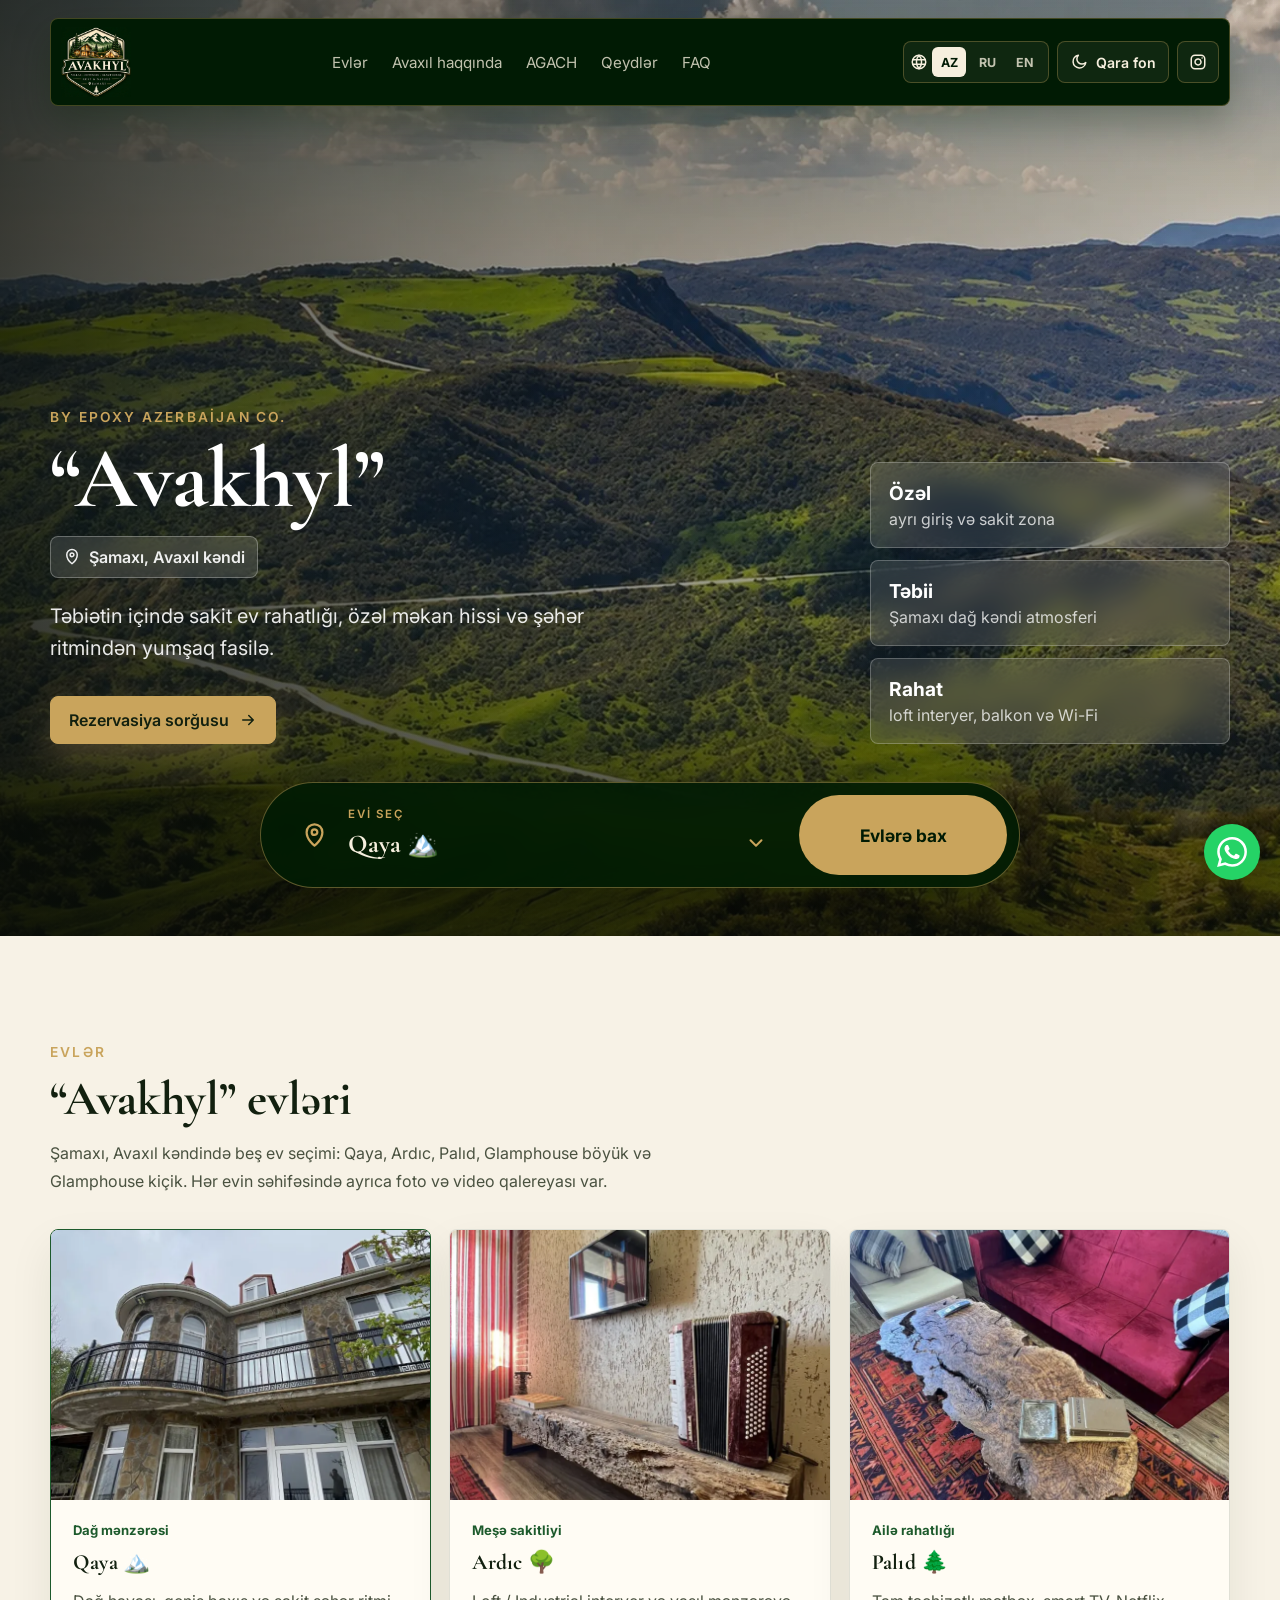
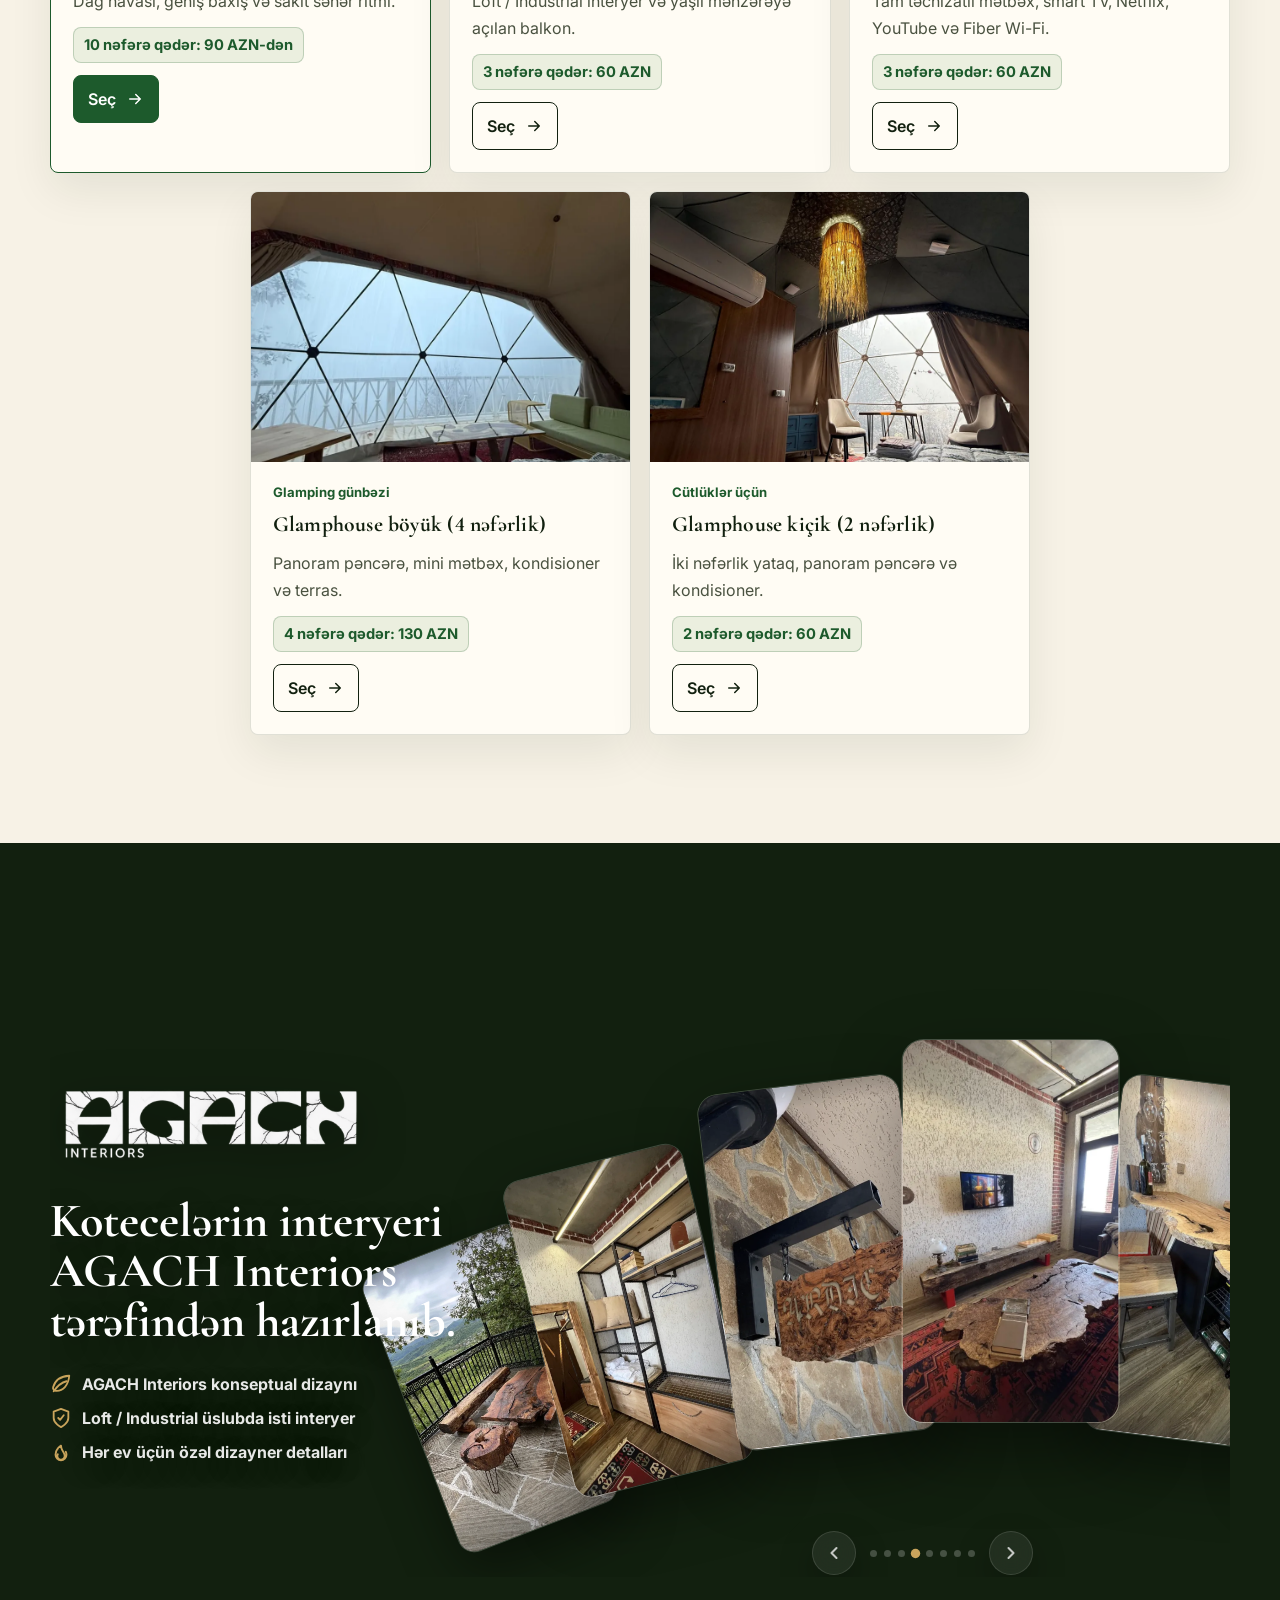
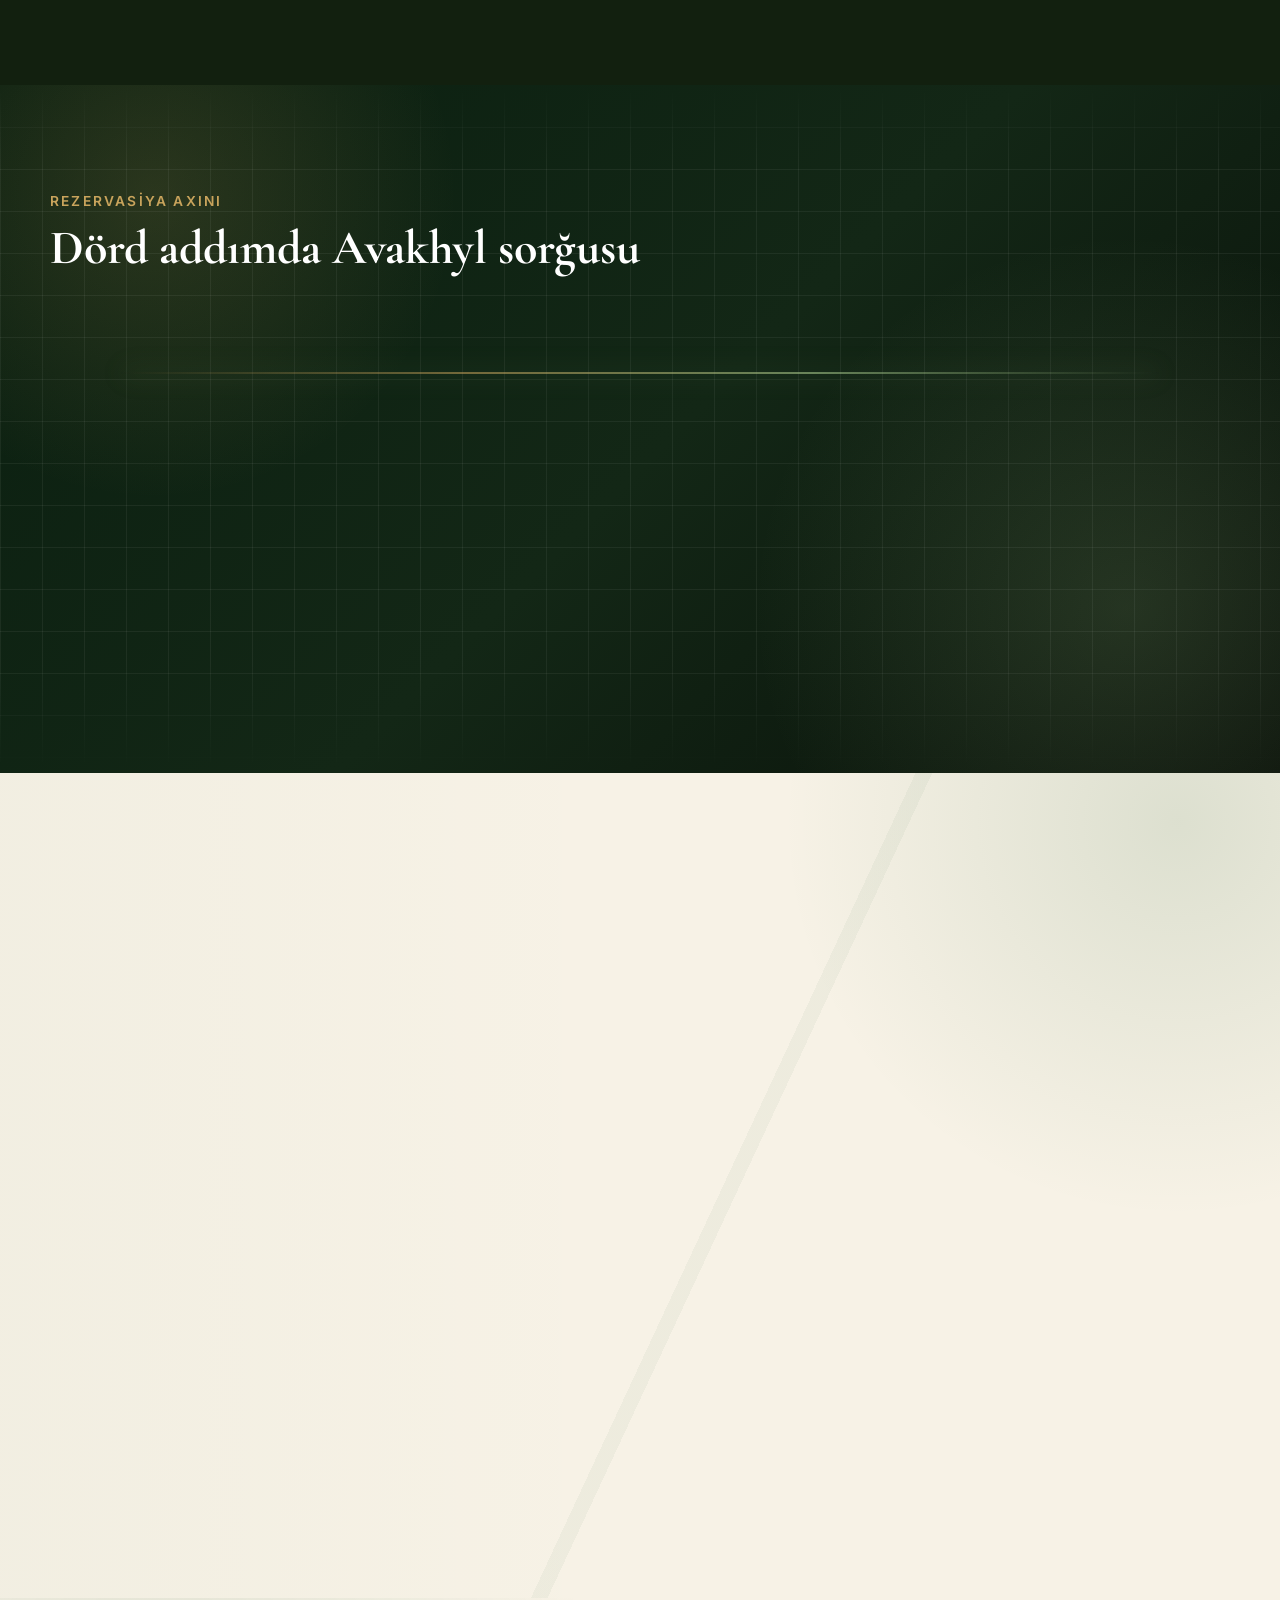
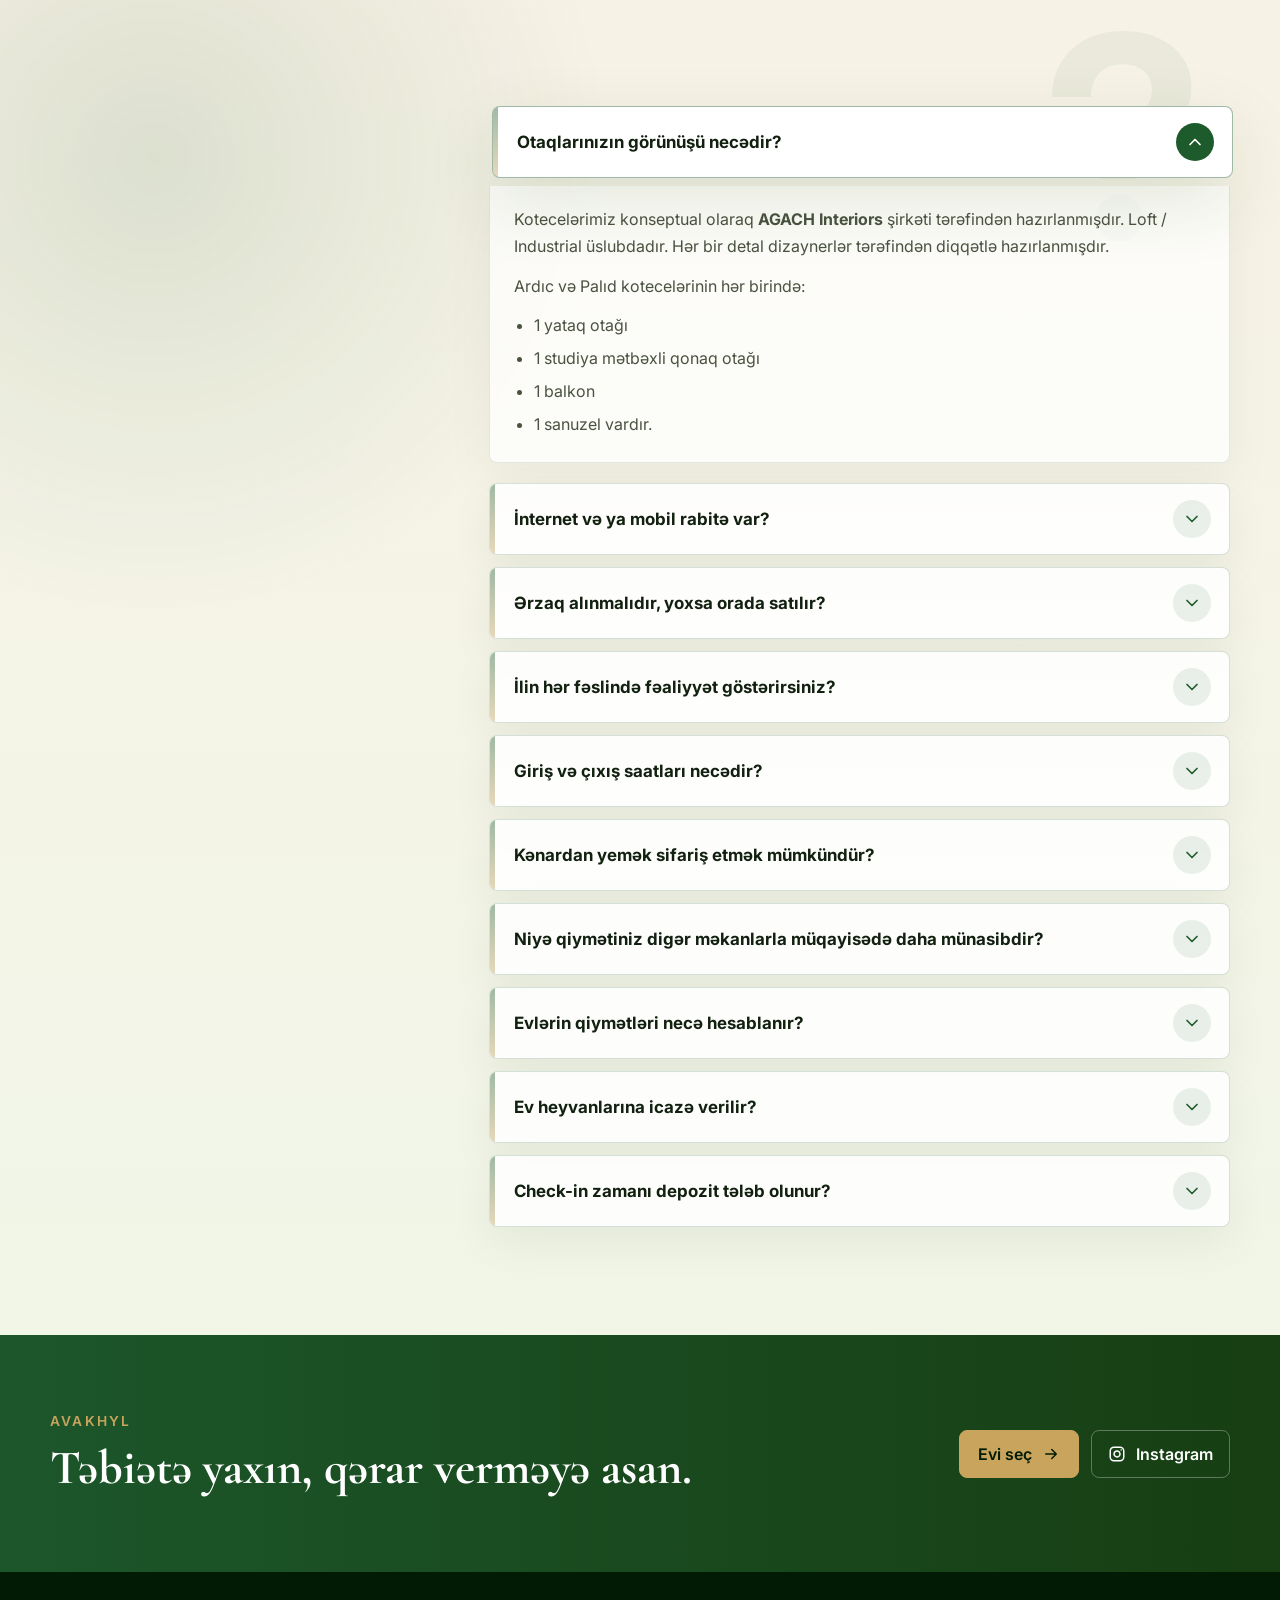
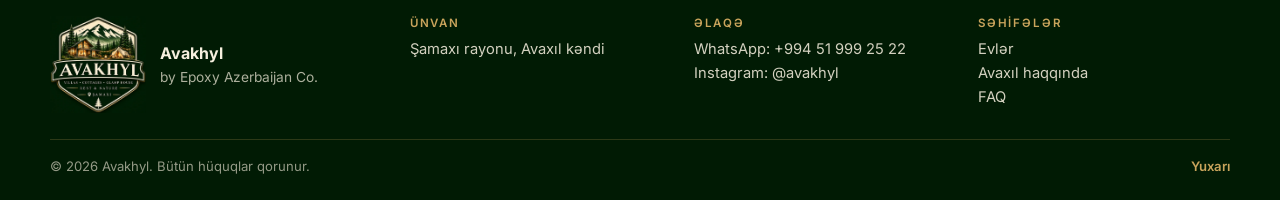
<file: index.html>
<!DOCTYPE html>
<html lang="az" data-theme="light">
  <head>
    <meta charset="UTF-8" />
    <meta name="viewport" content="width=device-width, initial-scale=1.0" />
    <title>Avakhyl | Təbiətin içində ev rahatlığı</title>
    <meta
      name="description"
      content="Avakhyl təbiətin içində sakit, özəl və rahat ev istirahəti üçün rezervasiya sorğusu."
    />
    <link rel="icon" type="image/png" sizes="32x32" href="assets/favicon-32.png" />
    <link rel="apple-touch-icon" href="assets/favicon-180.png" />
    <link rel="preconnect" href="https://fonts.googleapis.com" />
    <link rel="preconnect" href="https://fonts.gstatic.com" crossorigin />
    <link rel="stylesheet" href="https://fonts.googleapis.com/css2?family=Cormorant+Garamond:wght@600;700&family=Inter:wght@400;500;600;700&display=swap" />
    <link rel="stylesheet" href="styles.css?v=20261120-20" />
  </head>
  <body>
    <svg class="sprite" xmlns="http://www.w3.org/2000/svg">
      <symbol id="icon-menu" viewBox="0 0 24 24">
        <path d="M4 7h16M4 12h16M4 17h16" />
      </symbol>
      <symbol id="icon-close" viewBox="0 0 24 24">
        <path d="m6 6 12 12M18 6 6 18" />
      </symbol>
      <symbol id="icon-map" viewBox="0 0 24 24">
        <path d="M12 21s7-5.2 7-12A7 7 0 0 0 5 9c0 6.8 7 12 7 12Z" />
        <path d="M12 11.5a2.5 2.5 0 1 0 0-5 2.5 2.5 0 0 0 0 5Z" />
      </symbol>
      <symbol id="icon-users" viewBox="0 0 24 24">
        <path d="M16 21v-2a4 4 0 0 0-4-4H7a4 4 0 0 0-4 4v2M9.5 11a4 4 0 1 0 0-8 4 4 0 0 0 0 8ZM22 21v-2a4 4 0 0 0-3-3.87M16 3.13a4 4 0 0 1 0 7.75" />
      </symbol>
      <symbol id="icon-arrow" viewBox="0 0 24 24">
        <path d="M5 12h14M13 6l6 6-6 6" />
      </symbol>
      <symbol id="icon-leaf" viewBox="0 0 24 24">
        <path d="M21 3c-9.2.4-15.4 4.9-17.6 12.6-.5 1.8.8 3.6 2.7 3.8C14.2 20.2 20.1 13.3 21 3Z" />
        <path d="M4 20c4.5-6.5 9.1-9.8 14-11" />
      </symbol>
      <symbol id="icon-shield" viewBox="0 0 24 24">
        <path d="M12 22s8-4 8-10V5l-8-3-8 3v7c0 6 8 10 8 10Z" />
        <path d="m9 12 2 2 4-5" />
      </symbol>
      <symbol id="icon-fire" viewBox="0 0 24 24">
        <path d="M8.5 14.5A4 4 0 1 0 16 16c0-4-4-5.5-4-11-3 2-6 5-6 10a6 6 0 0 0 12 0c0-1.2-.3-2.4-.8-3.3" />
      </symbol>
      <symbol id="icon-wifi" viewBox="0 0 24 24">
        <path d="M5 12.5a10.5 10.5 0 0 1 14 0M8.5 16a5.5 5.5 0 0 1 7 0M12 20h.01M2 9a15 15 0 0 1 20 0" />
      </symbol>
      <symbol id="icon-car" viewBox="0 0 24 24">
        <path d="M5 17h14M7 17v2M17 17v2M4 13l2-6h12l2 6v4H4v-4ZM7 13h.01M17 13h.01" />
      </symbol>
      <symbol id="icon-chevron" viewBox="0 0 24 24">
        <path d="m6 9 6 6 6-6" />
      </symbol>
      <symbol id="icon-globe" viewBox="0 0 24 24">
        <path d="M12 21a9 9 0 1 0 0-18 9 9 0 0 0 0 18Z" />
        <path d="M3.6 9h16.8M3.6 15h16.8M12 3c2.2 2.3 3.4 5.4 3.4 9S14.2 18.7 12 21c-2.2-2.3-3.4-5.4-3.4-9S9.8 5.3 12 3Z" />
      </symbol>
      <symbol id="icon-moon" viewBox="0 0 24 24">
        <path d="M21 12.8A8.5 8.5 0 1 1 11.2 3a6.8 6.8 0 0 0 9.8 9.8Z" />
      </symbol>
      <symbol id="icon-sun" viewBox="0 0 24 24">
        <path d="M12 18a6 6 0 1 0 0-12 6 6 0 0 0 0 12ZM12 2v2M12 20v2M4.93 4.93l1.41 1.41M17.66 17.66l1.41 1.41M2 12h2M20 12h2M4.93 19.07l1.41-1.41M17.66 6.34l1.41-1.41" />
      </symbol>
      <symbol id="icon-instagram" viewBox="0 0 24 24">
        <rect x="3" y="3" width="18" height="18" rx="5" />
        <path d="M16 11.37A4 4 0 1 1 12.63 8 4 4 0 0 1 16 11.37Z" />
        <path d="M17.5 6.5h.01" />
      </symbol>
    </svg>

    <header class="site-header" data-header>
      <a class="brand" href="#home" aria-label="Avakhyl əsas səhifə" data-i18n-aria="aria.home">
        <img
          src="assets/avakhyl-logo.webp"
          alt="Avakhyl"
          data-brand-logo
          data-logo-light="assets/avakhyl-logo.webp"
          data-logo-dark="assets/avakhyl-logo.webp"
        />
      </a>

      <nav class="desktop-nav" aria-label="Əsas naviqasiya" data-i18n-aria="aria.nav">
        <a href="#homes" data-i18n="nav.homes">Kotec</a>
        <a data-carry-params="avaxil.html" href="avaxil.html" data-i18n="nav.avaxil">Avaxıl haqqında</a>
        <a href="#agach" data-i18n="nav.experience">AGACH</a>
        <a href="#notes" data-i18n="nav.notes">Qeydlər</a>
        <a href="#faq" data-i18n="nav.faq">FAQ</a>
      </nav>

      <div class="header-actions">
        <div class="lang-switcher" aria-label="Dil seçimi" data-i18n-aria="aria.language">
          <svg><use href="#icon-globe" /></svg>
          <button type="button" data-lang="az" aria-pressed="true">AZ</button>
          <button type="button" data-lang="ru" aria-pressed="false">RU</button>
          <button type="button" data-lang="en" aria-pressed="false">EN</button>
        </div>
        <button class="theme-toggle" type="button" data-theme-toggle aria-label="Qara fon">
          <svg data-theme-icon><use href="#icon-moon" /></svg>
          <span data-theme-label>Qara fon</span>
        </button>
        <a
          class="icon-button instagram-button"
          href="https://www.instagram.com/avakhyl/"
          target="_blank"
          rel="noopener"
          aria-label="Avakhyl Instagram"
        >
          <svg><use href="#icon-instagram" /></svg>
        </a>
        <button class="menu-button" type="button" aria-label="Menyunu aç" data-i18n-aria="aria.openMenu" data-menu-open>
          <svg><use href="#icon-menu" /></svg>
        </button>
      </div>
    </header>

    <div class="mobile-menu" data-mobile-menu aria-hidden="true">
      <div class="mobile-menu-inner">
        <button class="icon-button mobile-close" type="button" aria-label="Menyunu bağla" data-i18n-aria="aria.closeMenu" data-menu-close>
          <svg><use href="#icon-close" /></svg>
        </button>
        <a href="#homes" data-i18n="nav.homes">Kotec</a>
        <a data-carry-params="avaxil.html" href="avaxil.html" data-i18n="nav.avaxil">Avaxıl haqqında</a>
        <a href="#agach" data-i18n="nav.experience">AGACH</a>
        <a href="#notes" data-i18n="nav.notes">Qeydlər</a>
        <a href="#faq" data-i18n="nav.faq">FAQ</a>
        <div class="mobile-controls">
          <div class="lang-switcher">
            <svg><use href="#icon-globe" /></svg>
            <button type="button" data-lang="az" aria-pressed="true">AZ</button>
            <button type="button" data-lang="ru" aria-pressed="false">RU</button>
            <button type="button" data-lang="en" aria-pressed="false">EN</button>
          </div>
          <button class="theme-toggle" type="button" data-theme-toggle aria-label="Qara fon">
            <svg data-theme-icon><use href="#icon-moon" /></svg>
            <span data-theme-label>Qara fon</span>
          </button>
        </div>
        <a class="mobile-cta" href="#booking" data-i18n="action.request">Sorğu göndər</a>
        <a class="mobile-instagram" href="https://www.instagram.com/avakhyl/" target="_blank" rel="noopener">
          <svg><use href="#icon-instagram" /></svg>
          <span data-i18n="action.instagram">Instagram</span>
        </a>
      </div>
    </div>

    <main id="home">
      <section class="hero">
        <img class="hero-image" src="assets/avakhyl-hero-landscape.webp" srcset="assets/avakhyl-hero-landscape-s.webp 900w, assets/avakhyl-hero-landscape.webp 1536w" sizes="100vw" fetchpriority="high" alt="Avaxıl kəndinin dağ mənzərəsi" data-i18n-alt="alt.hero" />
        <div class="hero-overlay"></div>
        <div class="container hero-content">
          <div class="hero-copy reveal">
            <p class="eyebrow" data-i18n="brand.by">by Epoxy Azerbaijan Co.</p>
            <h1>“Avakhyl”</h1>
            <p class="location-pill">
              <svg><use href="#icon-map" /></svg>
              <span data-i18n="hero.location">Şamaxı, Avaxıl kəndi</span>
            </p>
            <p class="hero-lead" data-i18n="hero.lead">
              Təbiətin içində sakit ev rahatlığı, özəl məkan hissi və şəhər ritmindən yumşaq fasilə.
            </p>
            <div class="hero-actions">
              <a class="primary-button" href="#booking">
                <span data-i18n="action.booking">Rezervasiya sorğusu</span>
                <svg><use href="#icon-arrow" /></svg>
              </a>
            </div>
          </div>

          <div class="hero-notes reveal" aria-label="Avakhyl əsas üstünlükləri" data-i18n-aria="aria.benefits">
            <div>
              <strong data-i18n="note.private.title">Özəl</strong>
              <span data-i18n="note.private.text">ayrı giriş və sakit zona</span>
            </div>
            <div>
              <strong data-i18n="note.natural.title">Təbii</strong>
              <span data-i18n="note.natural.text">Şamaxı dağ kəndi atmosferi</span>
            </div>
            <div>
              <strong data-i18n="note.comfort.title">Rahat</strong>
              <span data-i18n="note.comfort.text">loft interyer, balkon və Wi-Fi</span>
            </div>
          </div>
        </div>

        <form class="booking-panel search-panel reveal" id="booking" data-booking-form>
          <label class="booking-field home-select-field">
            <span class="booking-choice">
              <svg><use href="#icon-map" /></svg>
              <span class="search-select">
                <small data-i18n="aria.homeSelect">Evi seç</small>
                <select name="home" data-home-select aria-label="Evi seç" data-i18n-aria="aria.homeSelect">
                <option value="qaya" data-house-option>Qaya 🏔️</option>
                <option value="ardic" data-house-option>Ardıc 🌳</option>
                <option value="palid" data-house-option>Palıd 🌲</option>
                <option value="glamp4" data-house-option>Glamphouse böyük (4 nəfərlik)</option>
                <option value="glamp2" data-house-option>Glamphouse kiçik (2 nəfərlik)</option>
                </select>
              </span>
            </span>
          </label>

          <button class="booking-submit" type="submit">
            <span data-i18n="action.prepare">Evlərə bax</span>
          </button>
        </form>
      </section>

      <section class="section homes-section" id="homes">
        <div class="container">
          <div class="section-heading reveal">
            <p class="eyebrow" data-i18n="homes.eyebrow">Evlər</p>
            <h2 data-i18n="homes.title">“Avakhyl” evləri</h2>
            <p data-i18n="homes.text">
              Şamaxı, Avaxıl kəndində beş ev seçimi: Qaya, Ardıc, Palıd, Glamphouse böyük və Glamphouse kiçik. Hər evin səhifəsində ayrıca foto və video qalereyası var.</p>
          </div>

          <div class="home-grid">
            <article class="stay-card reveal is-selected" data-cottage-card="qaya">
              <img src="assets/qaya/qaya-01.webp" alt="Qaya evinin daş fasadı və balkonu" data-i18n-alt="alt.qaya" />
              <div class="stay-card-body">
                <span class="stay-kicker" data-i18n="card.one.kicker">Dağ mənzərəsi</span>
                <h3 data-i18n="card.one.title">Qaya 🏔️</h3>
                <p data-i18n="card.one.text">Dağ havası, geniş baxış və sakit səhər ritmi.</p>
                <strong class="price-line" data-i18n="price.qaya.summary">2-3 nəfər: 90 AZN-dən</strong>
                <button type="button" data-select-cottage="qaya">
                  <span data-i18n="action.select">Seç</span>
                  <svg><use href="#icon-arrow" /></svg>
                </button>
              </div>
            </article>

            <article class="stay-card reveal" data-cottage-card="ardic">
              <img src="assets/ardic/ardic-03.webp" alt="Ardıc evinin yataq otağı" data-i18n-alt="alt.ardic" />
              <div class="stay-card-body">
                <span class="stay-kicker" data-i18n="card.two.kicker">Meşə sakitliyi</span>
                <h3 data-i18n="card.two.title">Ardıc 🌳</h3>
                <p data-i18n="card.two.text">Loft / Industrial interyer və yaşıl mənzərəyə açılan balkon.</p>
                <strong class="price-line" data-i18n="price.ardic.summary">2-3 nəfərlik: 60 AZN</strong>
                <button type="button" data-select-cottage="ardic">
                  <span data-i18n="action.select">Seç</span>
                  <svg><use href="#icon-arrow" /></svg>
                </button>
              </div>
            </article>

            <article class="stay-card reveal" data-cottage-card="palid">
              <img src="assets/palid/palid-03.webp" alt="Palıd evinin qonaq otağı" data-i18n-alt="alt.palid" />
              <div class="stay-card-body">
                <span class="stay-kicker" data-i18n="card.three.kicker">Ailə rahatlığı</span>
                <h3 data-i18n="card.three.title">Palıd 🌲</h3>
                <p data-i18n="card.three.text">Tam təchizatlı mətbəx, smart TV, Netflix, YouTube və Fiber Wi-Fi.</p>
                <strong class="price-line" data-i18n="price.palid.summary">2-3 nəfərlik: 60 AZN</strong>
                <button type="button" data-select-cottage="palid">
                  <span data-i18n="action.select">Seç</span>
                  <svg><use href="#icon-arrow" /></svg>
                </button>
              </div>
            </article>

            <article class="stay-card reveal" data-cottage-card="glamp4">
              <img src="assets/glamp4/glamp4-02.webp" alt="Glamphouse böyük günbəzinin içi" data-i18n-alt="alt.glamp4" loading="lazy" />
              <div class="stay-card-body">
                <span class="stay-kicker" data-i18n="card.four.kicker">Glamping günbəzi</span>
                <h3 data-i18n="card.four.title">Glamphouse böyük (4 nəfərlik)</h3>
                <p data-i18n="card.four.text">Panoram pəncərə, mini mətbəx, kondisioner və terras.</p>
                <strong class="price-line" data-i18n="price.glamp4.summary">4 nəfərə qədər: 130 AZN</strong>
                <button type="button" data-select-cottage="glamp4">
                  <span data-i18n="action.select">Seç</span>
                  <svg><use href="#icon-arrow" /></svg>
                </button>
              </div>
            </article>

            <article class="stay-card reveal" data-cottage-card="glamp2">
              <img src="assets/glamp2/glamp2-01.webp" alt="Glamphouse kiçik günbəzinin içi" data-i18n-alt="alt.glamp2" loading="lazy" />
              <div class="stay-card-body">
                <span class="stay-kicker" data-i18n="card.five.kicker">Cütlüklər üçün</span>
                <h3 data-i18n="card.five.title">Glamphouse kiçik (2 nəfərlik)</h3>
                <p data-i18n="card.five.text">İki nəfərlik yataq, panoram pəncərə və kondisioner.</p>
                <strong class="price-line" data-i18n="price.glamp2.summary">2 nəfərə qədər: 60 AZN</strong>
                <button type="button" data-select-cottage="glamp2">
                  <span data-i18n="action.select">Seç</span>
                  <svg><use href="#icon-arrow" /></svg>
                </button>
              </div>
            </article>
          </div>
        </div>
      </section>

      <section class="section experience-section agach-section" id="agach">
        <div class="container split-layout">
          <div class="experience-copy reveal">
            <img class="agach-logo" src="assets/agach/agach-interiors-logo.png" width="900" height="303" alt="AGACH Interiors" />
            <h2 data-i18n="experience.title">Kotecelərin interyeri AGACH Interiors tərəfindən hazırlanıb.</h2>
            <div class="feature-list">
              <span><svg><use href="#icon-leaf" /></svg> <span data-i18n="feature.one">AGACH Interiors konseptual dizaynı</span></span>
              <span><svg><use href="#icon-shield" /></svg> <span data-i18n="feature.two">Loft / Industrial üslubda isti interyer</span></span>
              <span><svg><use href="#icon-fire" /></svg> <span data-i18n="feature.three">Hər ev üçün özəl dizayner detalları</span></span>
            </div>
          </div>

          <div class="agach-fan reveal" data-fan-carousel aria-label="AGACH interyer qalereyası">
            <div class="fan-layout" data-fan-track>
              <button class="fan-card" type="button" data-fan-card>
                <img src="assets/agach/agach-01.webp" alt="AGACH balkon və dağ mənzərəsi" />
              </button>
              <button class="fan-card" type="button" data-fan-card>
                <img src="assets/agach/agach-02.webp" alt="AGACH açıq dolab və güzgü dizaynı" />
              </button>
              <button class="fan-card" type="button" data-fan-card>
                <img src="assets/agach/agach-03.webp" alt="AGACH Ardıc taxta lövhə detalı" />
              </button>
              <button class="fan-card" type="button" data-fan-card>
                <img src="assets/agach/agach-04.webp" alt="AGACH Palıd qonaq otağı" />
              </button>
              <button class="fan-card" type="button" data-fan-card>
                <img src="assets/agach/agach-05.webp" alt="AGACH canlı taxta bar masası" />
              </button>
              <button class="fan-card" type="button" data-fan-card>
                <img src="assets/agach/agach-06.webp" alt="AGACH mətbəx dəzgahı" />
              </button>
              <button class="fan-card" type="button" data-fan-card>
                <img src="assets/agach/agach-07.webp" alt="AGACH loft mətbəx və işıqlandırma" />
              </button>
              <button class="fan-card" type="button" data-fan-card>
                <img src="assets/agach/agach-08.webp" alt="AGACH taxta işıq detalı" />
              </button>
            </div>
            <div class="fan-controls" aria-label="AGACH qalereya idarəetməsi">
              <button class="fan-arrow" type="button" data-fan-prev aria-label="Əvvəlki">
                <svg viewBox="0 0 24 24"><path d="m15 18-6-6 6-6" /></svg>
              </button>
              <div class="fan-dots" data-fan-dots></div>
              <button class="fan-arrow" type="button" data-fan-next aria-label="Sonrakı">
                <svg viewBox="0 0 24 24"><path d="m9 18 6-6-6-6" /></svg>
              </button>
            </div>
          </div>
        </div>
      </section>

      <section class="section flow-section">
        <div class="container">
          <div class="section-heading reveal">
            <p class="eyebrow" data-i18n="flow.eyebrow">Rezervasiya axını</p>
            <h2 data-i18n="flow.title">Dörd addımda Avakhyl sorğusu</h2>
          </div>
          <div class="flow-grid">
            <div class="flow-step reveal">
              <span>01</span>
              <h3 data-i18n="flow.one.title">Evi seç</h3>
              <p data-i18n="flow.one.text">Qaya, Ardıc, Palıd, Glamphouse böyük və ya kiçik seçimlərindən birini seç.</p>
            </div>
            <div class="flow-step reveal">
              <span>02</span>
              <h3 data-i18n="flow.two.title">Tarixi əlavə et</h3>
              <p data-i18n="flow.two.text">Giriş və çıxış tarixlərini qeyd et.</p>
            </div>
            <div class="flow-step reveal">
              <span>03</span>
              <h3 data-i18n="flow.three.title">Şəxsi məlumatları qeyd et</h3>
              <p data-i18n="flow.three.text">Ad, soyad, əlaqə və digər lazımi məlumatları əlavə et.</p>
            </div>
            <div class="flow-step reveal">
              <span>04</span>
              <h3 data-i18n="flow.four.title">Təsdiq gözlə</h3>
              <p data-i18n="flow.four.text">Komanda yoxlayıb geri dönüş edir və rezervasiyan hazır olur.</p>
            </div>
          </div>
        </div>
      </section>

      <section class="section notes-section" id="notes">
        <div class="container">
          <div class="section-heading reveal">
            <p class="eyebrow" data-i18n="notes.eyebrow">Vacib qeydlər</p>
            <h2 data-i18n="notes.title">Girişdən əvvəl bilinməli olanlar</h2>
            <p data-i18n="notes.text">Bu qaydalar evlərin qorunması və qonaqların rahat qalması üçün tətbiq olunur.</p>
          </div>

          <div class="notice-grid">
            <article class="notice-card reveal">
              <span>01</span>
              <p data-i18n="notes.one">Check-in zamanı 50 AZN depozit tələb olunur. Depozit girişdə ödənilir və çıxışda geri qaytarılır.</p>
            </article>
            <article class="notice-card reveal">
              <span>02</span>
              <p data-i18n="notes.two">
                İstisnasız qaydada 18 yaş üstü bütün qonaqlarımız şəxsiyyət vəsiqəsini təqdim etməlidir.
              </p>
            </article>
            <article class="notice-card reveal">
              <span>03</span>
              <p data-i18n="notes.three">
                Qeyd olunan məbləğlərə manqal və samovar seti daxildir.
              </p>
            </article>
            <article class="notice-card notice-card--pets reveal">
              <span>04</span>
              <div class="notice-body">
                <strong data-i18n="notes.petsTitle">Ev heyvanlarının qəbulu qaydaları</strong>
                <p data-i18n="notes.four">Evlərə yalnız kiçik ölçülü ev heyvanlarının gətirilməsinə icazə verilir. Heyvanlar qonağın nəzarəti altında olmalıdır.</p>
                <p data-i18n="notes.fourB">Aqressiv və təhlükə yarada biləcək heyvanların, o cümlədən doberman, alman ovçarkası, pitbull və rotveyler cinslərinin qəbulu qadağandır.</p>
                <p data-i18n="notes.fourC">Hər evə maksimum 1 ev heyvanı qəbul edilir.</p>
              </div>
            </article>
          </div>
        </div>
      </section>

      <section class="section faq-section" id="faq">
        <div class="container split-layout faq-layout">
          <div class="faq-intro reveal">
            <p class="eyebrow" data-i18n="faq.eyebrow">FAQ</p>
            <h2 data-i18n="faq.title">Ən çox soruşulanlar</h2>
            <p data-i18n="faq.text">Avakhyl haqqında əsas cavablar burada toplanıb.</p>
          </div>

          <div class="faq-list reveal" data-faq-list></div>
        </div>
      </section>

      <section class="closing-band">
        <div class="container closing-content reveal">
          <div>
            <p class="eyebrow">Avakhyl</p>
            <h2 data-i18n="closing.title">Təbiətə yaxın, qərar verməyə asan.</h2>
          </div>
          <div class="closing-actions">
            <a class="primary-button dark" href="#booking">
              <span data-i18n="action.start">Sorğuya başla</span>
              <svg><use href="#icon-arrow" /></svg>
            </a>
            <a
              class="secondary-link"
              href="https://www.instagram.com/avakhyl/"
              target="_blank"
              rel="noopener"
            >
              <svg><use href="#icon-instagram" /></svg>
              <span data-i18n="action.instagram">Instagram</span>
            </a>
          </div>
        </div>
      </section>
    </main>

    <footer class="site-footer">
      <div class="container footer-grid">
        <div class="footer-brand">
          <img src="assets/avakhyl-logo.webp" alt="Avakhyl" data-brand-logo data-logo-light="assets/avakhyl-logo.webp" data-logo-dark="assets/avakhyl-logo.webp" loading="lazy" />
          <div>
            <strong>Avakhyl</strong>
            <span data-i18n="brand.by">by Epoxy Azerbaijan Co.</span>
          </div>
        </div>
        <div class="footer-col">
          <span class="footer-label" data-i18n="footer.address">Ünvan</span>
          <a href="https://maps.google.com/?q=40.80,48.567" target="_blank" rel="noopener" data-i18n="footer.village">Şamaxı rayonu, Avaxıl kəndi</a>
        </div>
        <div class="footer-col">
          <span class="footer-label" data-i18n="footer.contact">Əlaqə</span>
          <a href="https://wa.me/994519992522" target="_blank" rel="noopener">WhatsApp: +994 51 999 25 22</a>
          <a href="https://www.instagram.com/avakhyl/" target="_blank" rel="noopener">Instagram: @avakhyl</a>
        </div>
        <div class="footer-col">
          <span class="footer-label" data-i18n="footer.pages">Səhifələr</span>
          <a href="#homes" data-i18n="footer.homes">Evlər</a>
          <a data-carry-params="avaxil.html" href="avaxil.html" data-i18n="nav.avaxil">Avaxıl haqqında</a>
          <a href="#faq">FAQ</a>
        </div>
      </div>
      <div class="container footer-bottom">
        <span data-i18n="footer.rights">© 2026 Avakhyl. Bütün hüquqlar qorunur.</span>
        <a href="#home" data-i18n="action.top">Yuxarı</a>
      </div>
    </footer>

    <a class="wa-float" href="https://wa.me/994519992522" target="_blank" rel="noopener" aria-label="WhatsApp ilə yazın" data-i18n-aria="wa.label">
      <svg viewBox="0 0 24 24" aria-hidden="true"><path d="M17.472 14.382c-.297-.149-1.758-.867-2.03-.967-.273-.099-.471-.148-.67.15-.197.297-.767.966-.94 1.164-.173.199-.347.223-.644.075-.297-.15-1.255-.463-2.39-1.475-.883-.788-1.48-1.761-1.653-2.059-.173-.297-.018-.458.13-.606.134-.133.298-.347.446-.52.149-.174.198-.298.298-.497.099-.198.05-.371-.025-.52-.075-.149-.669-1.612-.916-2.207-.242-.579-.487-.5-.669-.51-.173-.008-.371-.01-.57-.01-.198 0-.52.074-.792.372-.272.297-1.04 1.016-1.04 2.479 0 1.462 1.065 2.875 1.213 3.074.149.198 2.096 3.2 5.077 4.487.709.306 1.262.489 1.694.625.712.227 1.36.195 1.871.118.571-.085 1.758-.719 2.006-1.413.248-.694.248-1.289.173-1.413-.074-.124-.272-.198-.57-.347m-5.421 7.403h-.004a9.87 9.87 0 0 1-5.031-1.378l-.361-.214-3.741.982.998-3.648-.235-.374a9.86 9.86 0 0 1-1.51-5.26c.001-5.45 4.436-9.884 9.888-9.884 2.64 0 5.122 1.03 6.988 2.898a9.825 9.825 0 0 1 2.893 6.994c-.003 5.45-4.437 9.884-9.885 9.884m8.413-18.297A11.815 11.815 0 0 0 12.05 0C5.495 0 .16 5.335.157 11.892c0 2.096.547 4.142 1.588 5.945L.057 24l6.305-1.654a11.882 11.882 0 0 0 5.683 1.448h.005c6.554 0 11.89-5.335 11.893-11.893a11.821 11.821 0 0 0-3.48-8.413Z" /></svg>
    </a>

    <div class="modal guest-modal" data-modal aria-hidden="true">
      <div class="modal-panel guest-modal-panel" role="dialog" aria-modal="true" aria-labelledby="modal-title">
        <button class="icon-button modal-close" type="button" aria-label="Bağla" data-i18n-aria="aria.close" data-modal-close>
          <svg><use href="#icon-close" /></svg>
        </button>
        <div class="guest-modal-header">
          <h2 id="modal-title" data-i18n="guest.title">Qonaq sayını əlavə et</h2>
        </div>
        <div class="guest-rows">
          <div class="guest-row">
            <div>
              <strong data-i18n="guest.adults">Böyük</strong>
            </div>
            <div class="guest-stepper">
              <button type="button" data-guest-step="adults" data-step="-1" aria-label="Böyük sayını azalt">−</button>
              <output data-guest-count="adults">1</output>
              <button type="button" data-guest-step="adults" data-step="1" aria-label="Böyük sayını artır">+</button>
            </div>
          </div>
          <div class="guest-row">
            <div>
              <strong data-i18n="guest.children">Uşaq</strong>
              <span data-i18n="guest.childrenAge">3-12 yaş</span>
            </div>
            <div class="guest-stepper">
              <button type="button" data-guest-step="children" data-step="-1" aria-label="Uşaq sayını azalt">−</button>
              <output data-guest-count="children">0</output>
              <button type="button" data-guest-step="children" data-step="1" aria-label="Uşaq sayını artır">+</button>
            </div>
          </div>
          <div class="guest-row">
            <div>
              <strong data-i18n="guest.pets">Ev heyvanı</strong>
              <span data-i18n="guest.petsNote">Yalnız 1 ev heyvanı, kiçik ölçülü</span>
            </div>
            <div class="guest-stepper">
              <button type="button" data-guest-step="pets" data-step="-1" aria-label="Ev heyvanı sayını azalt">−</button>
              <output data-guest-count="pets">0</output>
              <button type="button" data-guest-step="pets" data-step="1" aria-label="Ev heyvanı sayını artır">+</button>
            </div>
          </div>
          <p class="pets-info" data-pets-info hidden data-i18n="guest.petsInfo">Hər evə yalnız 1 kiçik ölçülü ev heyvanı qəbul edilir. Heyvanlar qonağın nəzarəti altında olmalıdır. Doberman, alman ovçarkası, pitbull və rotveyler cinsləri qəbul edilmir.</p>
        </div>
        <div class="guest-modal-footer">
          <button class="guest-calculate" type="button" data-guest-calculate data-i18n="guest.calculate">HESABLA</button>
        </div>
      </div>
    </div>

    <script src="db.js?v=20261120-20"></script>
    <script src="settings.js?v=20261120-20"></script>
    <script src="analytics.js?v=20261120-20"></script>
    <script src="script.js?v=20261120-20"></script>
  </body>
</html>
</file>
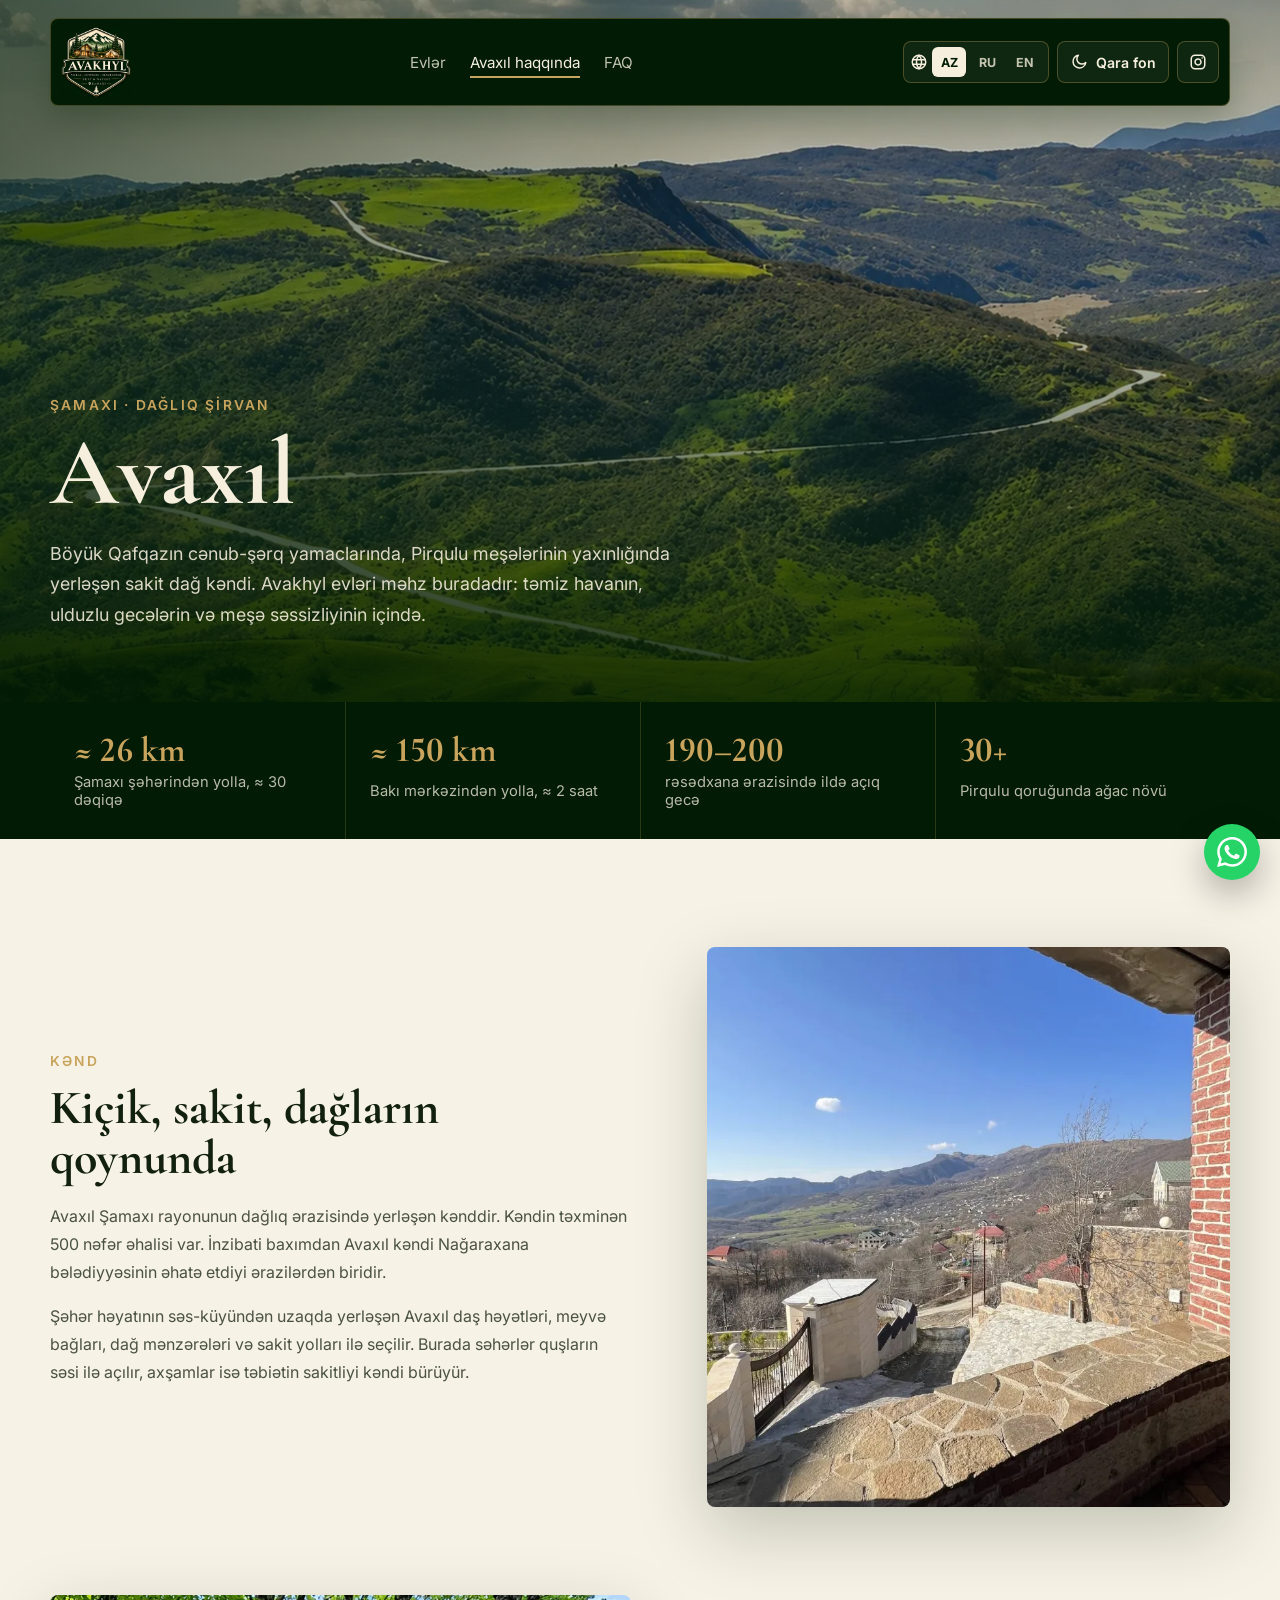
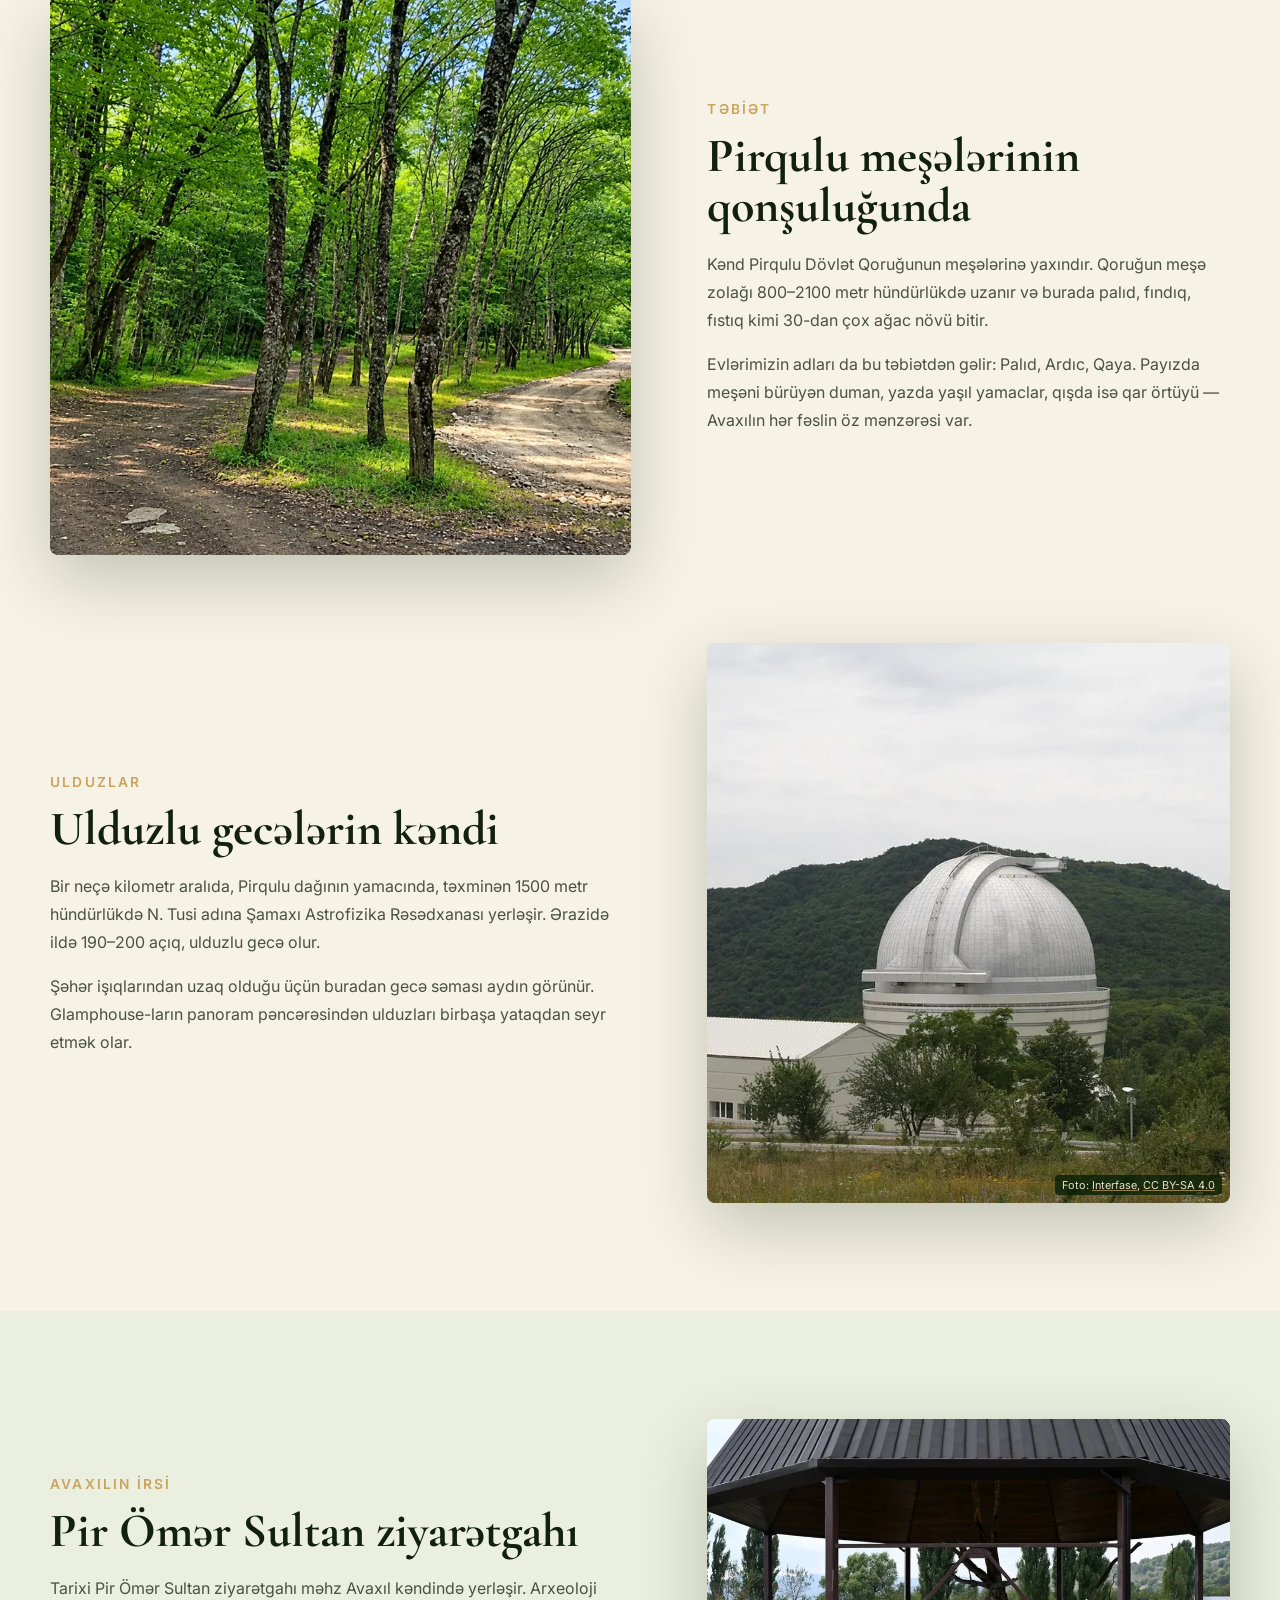
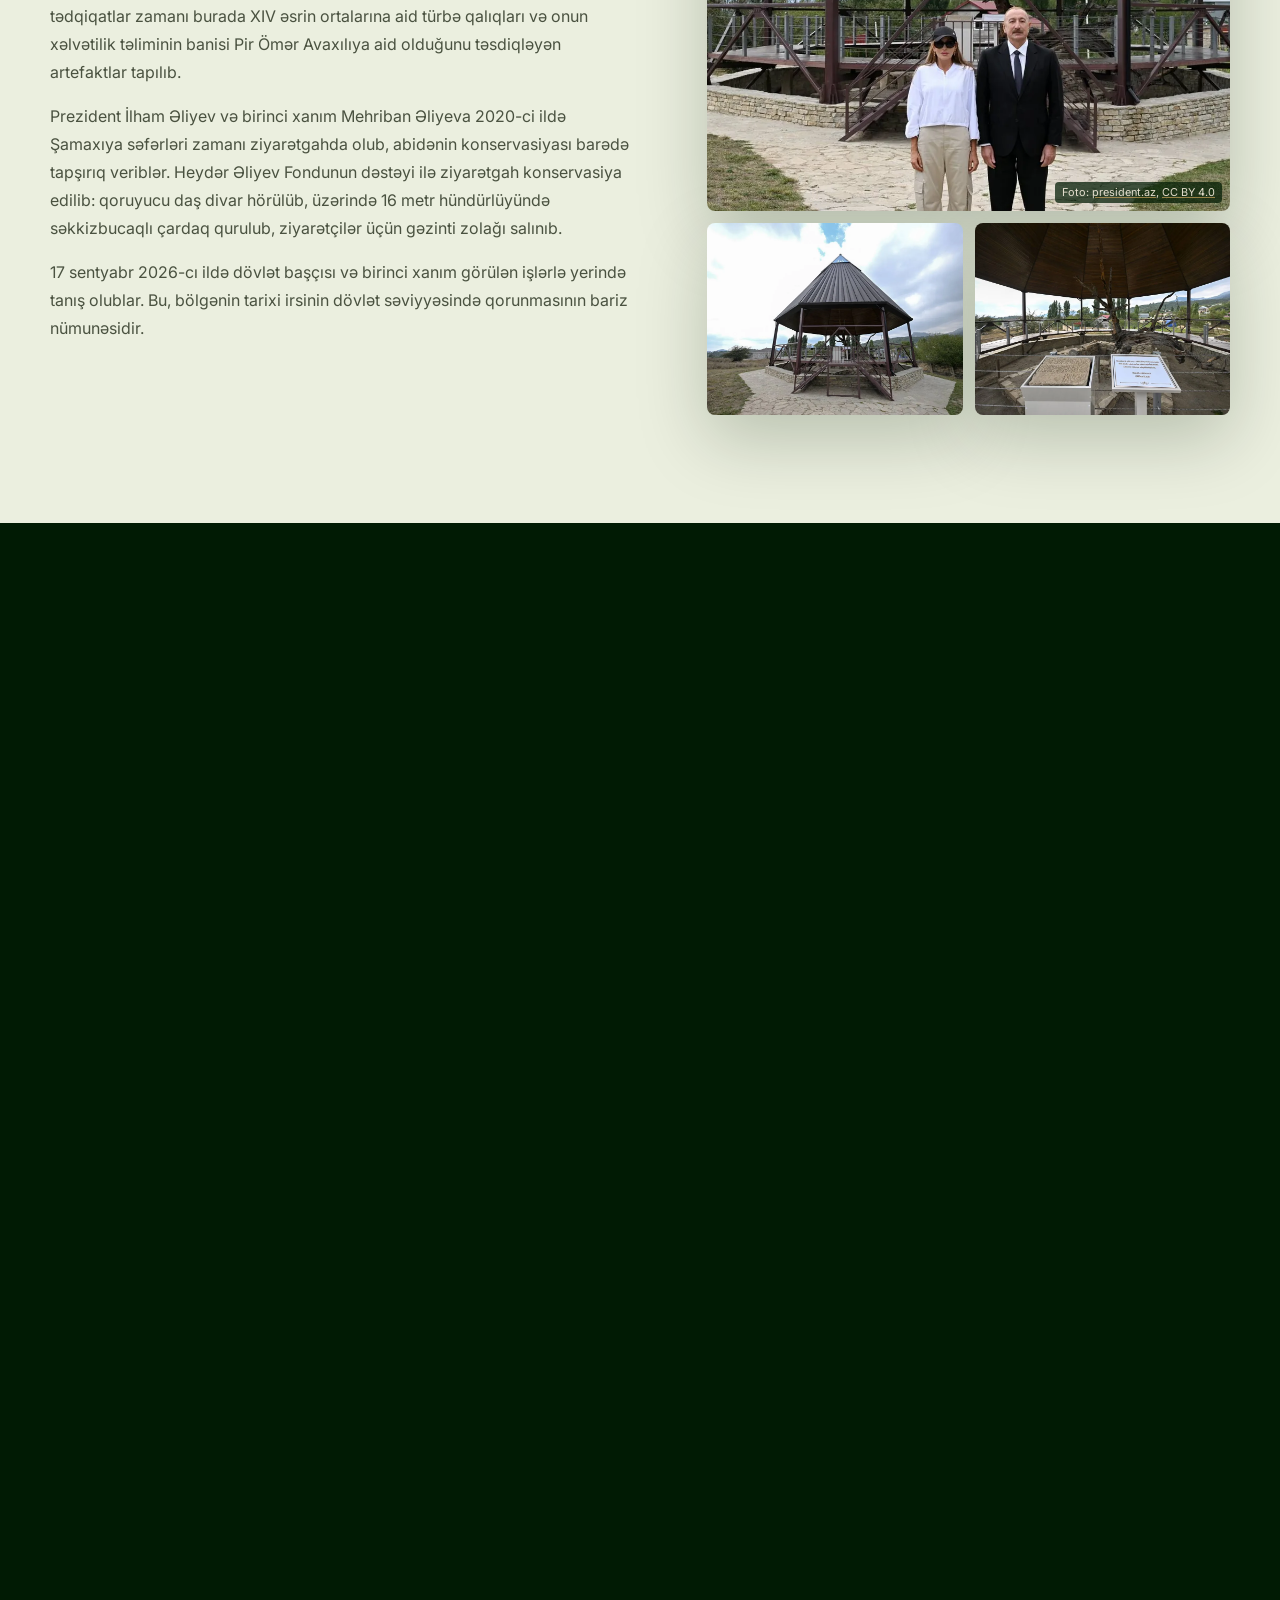
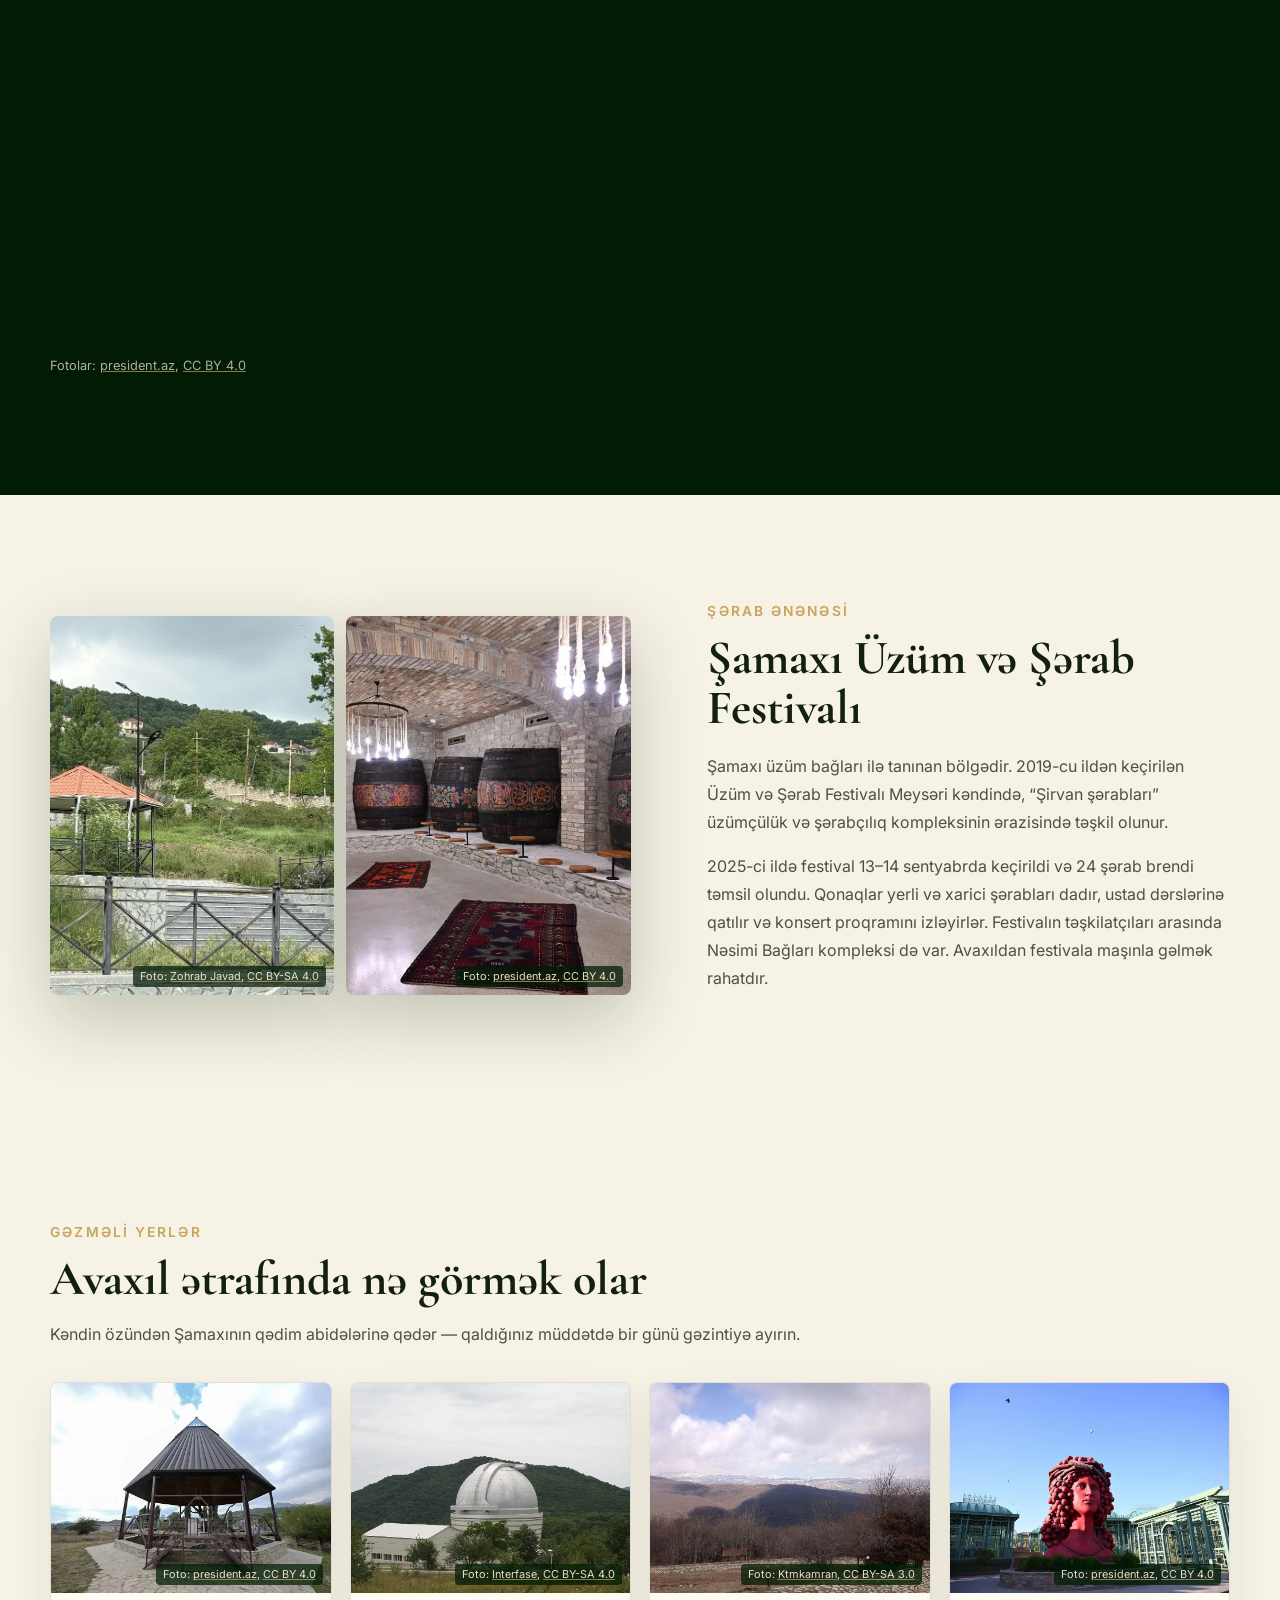
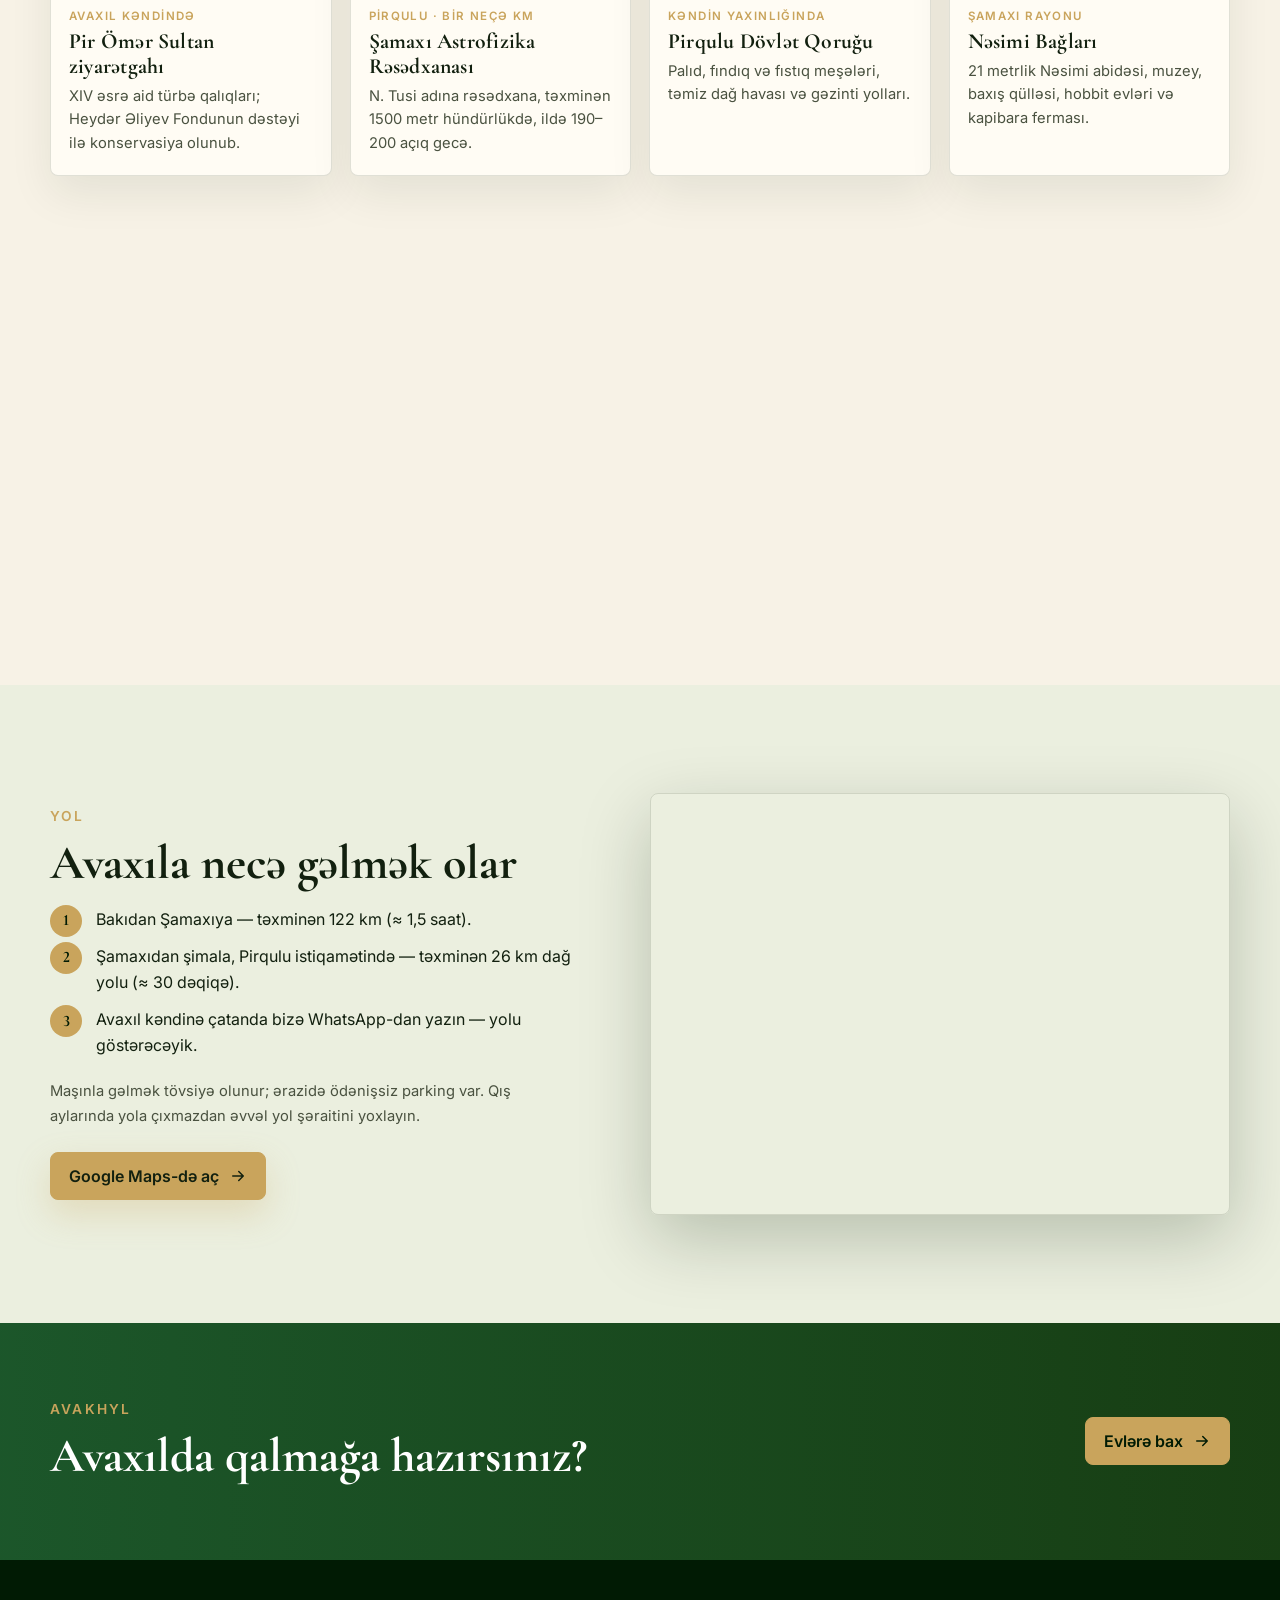
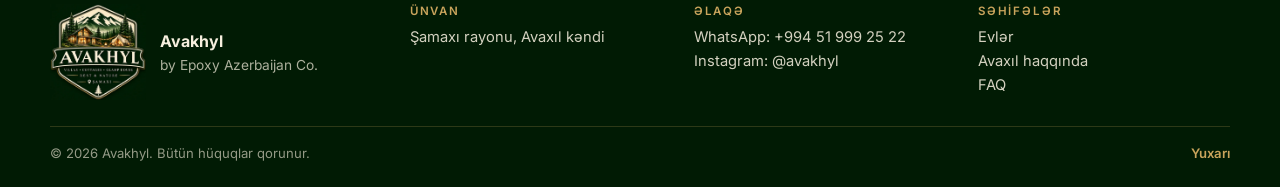
<file: avaxil.html>
<!DOCTYPE html>
<html lang="az" data-theme="light">
  <head>
    <meta charset="UTF-8" />
    <meta name="viewport" content="width=device-width, initial-scale=1.0" />
    <title>Avakhyl | Avaxıl haqqında</title>
    <meta name="description" content="Avaxıl — Şamaxı rayonunda, Pirqulu meşələri və Şamaxı Astrofizika Rəsədxanası yaxınlığında dağ kəndi. Avakhyl evləri burada yerləşir." />
    <link rel="icon" type="image/png" sizes="32x32" href="assets/favicon-32.png" />
    <link rel="apple-touch-icon" href="assets/favicon-180.png" />
    <link rel="preconnect" href="https://fonts.googleapis.com" />
    <link rel="preconnect" href="https://fonts.gstatic.com" crossorigin />
    <link rel="stylesheet" href="https://fonts.googleapis.com/css2?family=Cormorant+Garamond:wght@600;700&family=Inter:wght@400;500;600;700&display=swap" />
    <link rel="stylesheet" href="styles.css?v=20261120-20" />
  </head>
  <body>
    <svg class="sprite" xmlns="http://www.w3.org/2000/svg">
      <symbol id="icon-arrow" viewBox="0 0 24 24">
        <path d="M5 12h14M13 6l6 6-6 6" />
      </symbol>
      <symbol id="icon-map" viewBox="0 0 24 24">
        <path d="M12 21s7-5.2 7-12A7 7 0 0 0 5 9c0 6.8 7 12 7 12Z" />
        <path d="M12 11.5a2.5 2.5 0 1 0 0-5 2.5 2.5 0 0 0 0 5Z" />
      </symbol>
      <symbol id="icon-globe" viewBox="0 0 24 24">
        <path d="M12 21a9 9 0 1 0 0-18 9 9 0 0 0 0 18Z" />
        <path d="M3.6 9h16.8M3.6 15h16.8M12 3c2.2 2.3 3.4 5.4 3.4 9S14.2 18.7 12 21c-2.2-2.3-3.4-5.4-3.4-9S9.8 5.3 12 3Z" />
      </symbol>
      <symbol id="icon-moon" viewBox="0 0 24 24">
        <path d="M21 12.8A8.5 8.5 0 1 1 11.2 3a6.8 6.8 0 0 0 9.8 9.8Z" />
      </symbol>
      <symbol id="icon-sun" viewBox="0 0 24 24">
        <path d="M12 18a6 6 0 1 0 0-12 6 6 0 0 0 0 12ZM12 2v2M12 20v2M4.93 4.93l1.41 1.41M17.66 17.66l1.41 1.41M2 12h2M20 12h2M4.93 19.07l1.41-1.41M17.66 6.34l1.41-1.41" />
      </symbol>
      <symbol id="icon-instagram" viewBox="0 0 24 24">
        <rect x="3" y="3" width="18" height="18" rx="5" />
        <path d="M16 11.37A4 4 0 1 1 12.63 8 4 4 0 0 1 16 11.37Z" />
        <path d="M17.5 6.5h.01" />
      </symbol>
      <symbol id="icon-facebook" viewBox="0 0 24 24">
        <path d="M14 8h2.2V5H14c-2.3 0-3.7 1.5-3.7 3.8V11H8v3h2.3v7h3.2v-7H16l.5-3h-3V8.8c0-.6.2-.8.5-.8Z" />
      </symbol>
      <symbol id="icon-whatsapp" viewBox="0 0 24 24">
        <path d="M20 11.7a8 8 0 0 1-11.8 7L4 20l1.3-4A8 8 0 1 1 20 11.7Z" />
        <path d="M9.5 8.7c-.2-.5-.4-.5-.7-.5h-.6c-.2 0-.6.1-.9.4-.3.4-1.1 1.1-1.1 2.6s1.1 3 1.2 3.2c.1.2 2.1 3.4 5.2 4.6 2.6 1 3.1.8 3.7.7.6-.1 1.8-.8 2-1.5.3-.7.3-1.4.2-1.5-.1-.2-.3-.2-.7-.4l-2-.9c-.3-.1-.5-.2-.7.2l-.9 1.1c-.2.2-.4.3-.7.1-.4-.2-1.5-.5-2.8-1.7-1-1-1.7-2.1-1.9-2.5-.2-.3 0-.5.2-.7l.5-.6c.2-.2.2-.3.3-.6.1-.2.1-.4 0-.6l-.9-2.1Z" />
      </symbol>
      <symbol id="icon-telegram" viewBox="0 0 24 24">
        <path d="M21 4 3 11.4l5.7 2.1L17 8l-6.2 7.2V20l3.2-3.2 4.1 3L21 4Z" />
      </symbol>
      <symbol id="icon-play" viewBox="0 0 24 24">
        <path d="M8 5v14l11-7-11-7Z" />
      </symbol>
      <symbol id="icon-grid" viewBox="0 0 24 24">
        <path d="M5 5h.01M12 5h.01M19 5h.01M5 12h.01M12 12h.01M19 12h.01M5 19h.01M12 19h.01M19 19h.01" />
      </symbol>
      <symbol id="icon-share" viewBox="0 0 24 24">
        <path d="M4 12v7a1 1 0 0 0 1 1h14a1 1 0 0 0 1-1v-7M16 6l-4-4-4 4M12 2v14" />
      </symbol>
      <symbol id="icon-x" viewBox="0 0 24 24">
        <path d="M18 6 6 18M6 6l12 12" />
      </symbol>
    </svg>

    <header class="site-header house-site-header" data-header>
      <a class="brand" href="index.html#home" aria-label="Avakhyl">
        <img
          src="assets/avakhyl-logo.webp"
          alt="Avakhyl"
          data-brand-logo
          data-logo-light="assets/avakhyl-logo.webp"
          data-logo-dark="assets/avakhyl-logo.webp"
        />
      </a>

      <nav class="desktop-nav house-nav" aria-label="Əsas naviqasiya">
        <a data-carry-params="index.html#homes" href="index.html#homes" data-i18n="nav.homes">Evlər</a>
        <a data-carry-params="avaxil.html" href="avaxil.html" data-i18n="nav.avaxil" aria-current="page">Avaxıl haqqında</a>
        <a data-carry-params="index.html#faq" href="index.html#faq">FAQ</a>
      </nav>

      <div class="header-actions">
        <div class="lang-switcher" aria-label="Dil seçimi">
          <svg><use href="#icon-globe" /></svg>
          <button type="button" data-lang="az" aria-pressed="true">AZ</button>
          <button type="button" data-lang="ru" aria-pressed="false">RU</button>
          <button type="button" data-lang="en" aria-pressed="false">EN</button>
        </div>
        <button class="theme-toggle" type="button" data-theme-toggle aria-label="Qara fon">
          <svg data-theme-icon><use href="#icon-moon" /></svg>
          <span data-theme-label>Qara fon</span>
        </button>
        <a
          class="icon-button instagram-button"
          href="https://www.instagram.com/avakhyl/"
          target="_blank"
          rel="noopener"
          aria-label="Avakhyl Instagram"
        >
          <svg><use href="#icon-instagram" /></svg>
        </a>
      </div>
    </header>

    <main class="avaxil-page">
      <section class="avaxil-hero">
        <img class="avaxil-hero-image" src="assets/avakhyl-hero-landscape.webp" srcset="assets/avakhyl-hero-landscape-s.webp 900w, assets/avakhyl-hero-landscape.webp 1536w" sizes="100vw" fetchpriority="high" alt="Avaxıl ətrafında dağ mənzərəsi" data-i18n-alt="av.heroAlt" />
        <div class="avaxil-hero-overlay"></div>
        <div class="container avaxil-hero-content">
          <p class="eyebrow" data-i18n="av.eyebrow">Şamaxı · Dağlıq Şirvan</p>
          <h1>Avaxıl</h1>
          <p class="avaxil-lead" data-i18n="av.lead">Böyük Qafqazın cənub-şərq yamaclarında, Pirqulu meşələrinin yaxınlığında yerləşən sakit dağ kəndi. Avakhyl evləri məhz buradadır: təmiz havanın, ulduzlu gecələrin və meşə səssizliyinin içində.</p>
        </div>
      </section>

      <section class="avaxil-facts">
        <div class="container avaxil-facts-grid">
          <div class="reveal"><strong>≈ 26 km</strong><span data-i18n="av.fact1">Şamaxı şəhərindən yolla, ≈ 30 dəqiqə</span></div>
          <div class="reveal"><strong>≈ 150 km</strong><span data-i18n="av.fact2">Bakı mərkəzindən yolla, ≈ 2 saat</span></div>
          <div class="reveal"><strong>190–200</strong><span data-i18n="av.fact3">rəsədxana ərazisində ildə açıq gecə</span></div>
          <div class="reveal"><strong>30+</strong><span data-i18n="av.fact4">Pirqulu qoruğunda ağac növü</span></div>
        </div>
      </section>

      <section class="section avaxil-story">
        <div class="container avaxil-row reveal">
          <div class="avaxil-copy">
            <p class="eyebrow" data-i18n="av.village.eyebrow">Kənd</p>
            <h2 data-i18n="av.village.title">Kiçik, sakit, dağların qoynunda</h2>
            <p data-i18n="av.village.text1">Avaxıl Şamaxı rayonunun dağlıq ərazisində yerləşən kənddir. Kəndin təxminən 500 nəfər əhalisi var. İnzibati baxımdan Avaxıl kəndi Nağaraxana bələdiyyəsinin əhatə etdiyi ərazilərdən biridir.</p>
            <p data-i18n="av.village.text2">Şəhər həyatının səs-küyündən uzaqda yerləşən Avaxıl daş həyətləri, meyvə bağları, dağ mənzərələri və sakit yolları ilə seçilir. Burada səhərlər quşların səsi ilə açılır, axşamlar isə təbiətin sakitliyi kəndi bürüyür.</p>
          </div>
          <img src="assets/ardic/ardic-13.webp" alt="Avaxıldan dağ mənzərəsi" data-i18n-alt="av.village.alt" loading="lazy" />
        </div>

        <div class="container avaxil-row is-reverse reveal">
          <div class="avaxil-copy">
            <p class="eyebrow" data-i18n="av.forest.eyebrow">Təbiət</p>
            <h2 data-i18n="av.forest.title">Pirqulu meşələrinin qonşuluğunda</h2>
            <p data-i18n="av.forest.text1">Kənd Pirqulu Dövlət Qoruğunun meşələrinə yaxındır. Qoruğun meşə zolağı 800–2100 metr hündürlükdə uzanır və burada palıd, fındıq, fıstıq kimi 30-dan çox ağac növü bitir.</p>
            <p data-i18n="av.forest.text2">Evlərimizin adları da bu təbiətdən gəlir: Palıd, Ardıc, Qaya. Payızda meşəni bürüyən duman, yazda yaşıl yamaclar, qışda isə qar örtüyü — Avaxılın hər fəslin öz mənzərəsi var.</p>
          </div>
          <figure class="avaxil-figure"><img src="assets/avaxil/pirqulu-forest.webp" alt="Pirqulu meşələri" data-i18n-alt="av.forest.alt" loading="lazy" /></figure>
        </div>

        <div class="container avaxil-row reveal">
          <div class="avaxil-copy">
            <p class="eyebrow" data-i18n="av.stars.eyebrow">Ulduzlar</p>
            <h2 data-i18n="av.stars.title">Ulduzlu gecələrin kəndi</h2>
            <p data-i18n="av.stars.text1">Bir neçə kilometr aralıda, Pirqulu dağının yamacında, təxminən 1500 metr hündürlükdə N. Tusi adına Şamaxı Astrofizika Rəsədxanası yerləşir. Ərazidə ildə 190–200 açıq, ulduzlu gecə olur.</p>
            <p data-i18n="av.stars.text2">Şəhər işıqlarından uzaq olduğu üçün buradan gecə səması aydın görünür. Glamphouse-ların panoram pəncərəsindən ulduzları birbaşa yataqdan seyr etmək olar.</p>
          </div>
          <figure class="avaxil-figure"><img src="assets/avaxil/observatory.webp" alt="Şamaxı Astrofizika Rəsədxanası" data-i18n-alt="av.stars.alt" loading="lazy" /><figcaption class="photo-credit" data-credit="observatory"></figcaption></figure>
        </div>
      </section>

      <section class="section avaxil-heritage" id="irs">
        <div class="container avaxil-row reveal">
          <div class="avaxil-copy">
            <p class="eyebrow" data-i18n="av.pir.eyebrow">Avaxılın irsi</p>
            <h2 data-i18n="av.pir.title">Pir Ömər Sultan ziyarətgahı</h2>
            <p data-i18n="av.pir.text1"></p>
            <p data-i18n="av.pir.text2"></p>
            <p data-i18n="av.pir.text3"></p>
          </div>
          <div class="avaxil-photo-stack">
            <figure class="stack-main"><img src="assets/avaxil/pir-visit.webp" alt="" data-i18n-alt="av.pir.alt1" loading="lazy" /><figcaption class="photo-credit" data-credit="pir-visit"></figcaption></figure>
            <figure class="stack-small"><img src="assets/avaxil/pir-shrine.webp" alt="" data-i18n-alt="av.pir.alt2" loading="lazy" /></figure>
            <figure class="stack-small"><img src="assets/avaxil/pir-inside.webp" alt="" data-i18n-alt="av.pir.alt3" loading="lazy" /></figure>
          </div>
        </div>
      </section>

      <section class="section avaxil-nesimi" id="nesimi">
        <div class="container">
          <div class="avaxil-section-head reveal">
            <p class="eyebrow" data-i18n="av.nesimi.eyebrow">Yeni məkan</p>
            <h2 data-i18n="av.nesimi.title">Nəsimi Bağları</h2>
            <p data-i18n="av.nesimi.text1"></p>
            <p data-i18n="av.nesimi.text2"></p>
          </div>
          <div class="avaxil-gallery reveal">
            <figure class="gallery-item is-wide"><img src="assets/avaxil/nesimi-statue.webp" alt="" data-i18n-alt="av.nesimi.alt1" loading="lazy" /></figure>
            <figure class="gallery-item"><img src="assets/avaxil/nesimi-entrance.webp" alt="" data-i18n-alt="av.nesimi.alt2" loading="lazy" /></figure>
            <figure class="gallery-item"><img src="assets/avaxil/nesimi-tower.webp" alt="" data-i18n-alt="av.nesimi.alt3" loading="lazy" /></figure>
            <figure class="gallery-item is-wide"><img src="assets/avaxil/nesimi-vineyards.webp" alt="" data-i18n-alt="av.nesimi.alt4" loading="lazy" /></figure>
            <figure class="gallery-item"><img src="assets/avaxil/nesimi-hobbit.webp" alt="" data-i18n-alt="av.nesimi.alt5" loading="lazy" /></figure>
            <figure class="gallery-item"><img src="assets/avaxil/nesimi-head.webp" alt="" data-i18n-alt="av.nesimi.alt6" loading="lazy" /></figure>
            <figure class="gallery-item"><img src="assets/avaxil/nesimi-hall.webp" alt="" data-i18n-alt="av.nesimi.alt7" loading="lazy" /></figure>
            <figure class="gallery-item"><img src="assets/avaxil/nesimi-panel.webp" alt="" data-i18n-alt="av.nesimi.alt8" loading="lazy" /></figure>
            <figure class="gallery-item"><img src="assets/avaxil/nesimi-museum.webp" alt="" data-i18n-alt="av.nesimi.alt9" loading="lazy" /></figure>
            <figure class="gallery-item"><img src="assets/avaxil/nesimi-restaurant.webp" alt="" data-i18n-alt="av.nesimi.alt10" loading="lazy" /></figure>
          </div>
          <p class="photo-credit is-block" data-credit="president"></p>
        </div>
      </section>

      <section class="section avaxil-wine" id="festival">
        <div class="container avaxil-row is-reverse reveal">
          <div class="avaxil-copy">
            <p class="eyebrow" data-i18n="av.wine.eyebrow">Şərab ənənəsi</p>
            <h2 data-i18n="av.wine.title">Şamaxı Üzüm və Şərab Festivalı</h2>
            <p data-i18n="av.wine.text1"></p>
            <p data-i18n="av.wine.text2"></p>
          </div>
          <div class="avaxil-photo-pair">
            <figure><img src="assets/avaxil/meysari.webp" alt="" data-i18n-alt="av.wine.alt1" loading="lazy" /><figcaption class="photo-credit" data-credit="meysari"></figcaption></figure>
            <figure><img src="assets/avaxil/nesimi-cellar.webp" alt="" data-i18n-alt="av.wine.alt2" loading="lazy" /><figcaption class="photo-credit" data-credit="nesimi-cellar"></figcaption></figure>
          </div>
        </div>
      </section>

      <section class="section avaxil-places" id="gezinti">
        <div class="container">
          <div class="avaxil-section-head reveal">
            <p class="eyebrow" data-i18n="av.places.eyebrow">Gəzməli yerlər</p>
            <h2 data-i18n="av.places.title">Avaxıl ətrafında nə görmək olar</h2>
            <p data-i18n="av.places.text"></p>
          </div>
          <div class="place-grid">
            <article class="place-card reveal">
              <figure>
                <img src="assets/avaxil/pir-shrine.webp" alt="" data-i18n-alt="av.place.pir.title" loading="lazy" />
                <figcaption class="photo-credit" data-credit="pir-visit"></figcaption>
              </figure>
              <div class="place-body">
                <span class="place-where" data-i18n="av.place.pir.where"></span>
                <h3 data-i18n="av.place.pir.title"></h3>
                <p data-i18n="av.place.pir.text"></p>
              </div>
            </article>
            <article class="place-card reveal">
              <figure>
                <img src="assets/avaxil/observatory.webp" alt="" data-i18n-alt="av.place.obs.title" loading="lazy" />
                <figcaption class="photo-credit" data-credit="observatory"></figcaption>
              </figure>
              <div class="place-body">
                <span class="place-where" data-i18n="av.place.obs.where"></span>
                <h3 data-i18n="av.place.obs.title"></h3>
                <p data-i18n="av.place.obs.text"></p>
              </div>
            </article>
            <article class="place-card reveal">
              <figure>
                <img src="assets/avaxil/pirqulu.webp" alt="" data-i18n-alt="av.place.reserve.title" loading="lazy" />
                <figcaption class="photo-credit" data-credit="pirqulu"></figcaption>
              </figure>
              <div class="place-body">
                <span class="place-where" data-i18n="av.place.reserve.where"></span>
                <h3 data-i18n="av.place.reserve.title"></h3>
                <p data-i18n="av.place.reserve.text"></p>
              </div>
            </article>
            <article class="place-card reveal">
              <figure>
                <img src="assets/avaxil/nesimi-head.webp" alt="" data-i18n-alt="av.place.nesimi.title" loading="lazy" />
                <figcaption class="photo-credit" data-credit="nesimi-cellar"></figcaption>
              </figure>
              <div class="place-body">
                <span class="place-where" data-i18n="av.place.nesimi.where"></span>
                <h3 data-i18n="av.place.nesimi.title"></h3>
                <p data-i18n="av.place.nesimi.text"></p>
              </div>
            </article>
            <article class="place-card reveal">
              <figure>
                <img src="assets/avaxil/juma.webp" alt="" data-i18n-alt="av.place.juma.title" loading="lazy" />
                <figcaption class="photo-credit" data-credit="juma"></figcaption>
              </figure>
              <div class="place-body">
                <span class="place-where" data-i18n="av.place.juma.where"></span>
                <h3 data-i18n="av.place.juma.title"></h3>
                <p data-i18n="av.place.juma.text"></p>
              </div>
            </article>
            <article class="place-card reveal">
              <figure>
                <img src="assets/avaxil/yeddi.webp" alt="" data-i18n-alt="av.place.yeddi.title" loading="lazy" />
                <figcaption class="photo-credit" data-credit="yeddi"></figcaption>
              </figure>
              <div class="place-body">
                <span class="place-where" data-i18n="av.place.yeddi.where"></span>
                <h3 data-i18n="av.place.yeddi.title"></h3>
                <p data-i18n="av.place.yeddi.text"></p>
              </div>
            </article>
            <article class="place-card reveal">
              <figure>
                <img src="assets/avaxil/gulustan.webp" alt="" data-i18n-alt="av.place.gulustan.title" loading="lazy" />
                <figcaption class="photo-credit" data-credit="gulustan"></figcaption>
              </figure>
              <div class="place-body">
                <span class="place-where" data-i18n="av.place.gulustan.where"></span>
                <h3 data-i18n="av.place.gulustan.title"></h3>
                <p data-i18n="av.place.gulustan.text"></p>
              </div>
            </article>
            <article class="place-card reveal">
              <figure>
                <img src="assets/avaxil/diribaba.webp" alt="" data-i18n-alt="av.place.diribaba.title" loading="lazy" />
                <figcaption class="photo-credit" data-credit="diribaba"></figcaption>
              </figure>
              <div class="place-body">
                <span class="place-where" data-i18n="av.place.diribaba.where"></span>
                <h3 data-i18n="av.place.diribaba.title"></h3>
                <p data-i18n="av.place.diribaba.text"></p>
              </div>
            </article>
          </div>
        </div>
      </section>

      <section class="section avaxil-route" id="yol">
        <div class="container avaxil-route-grid">
          <div class="avaxil-copy reveal">
            <p class="eyebrow" data-i18n="av.route.eyebrow">Yol</p>
            <h2 data-i18n="av.route.title">Avaxıla necə gəlmək olar</h2>
            <ol class="avaxil-steps">
              <li data-i18n="av.route.step1">Bakıdan Şamaxıya — təxminən 122 km (≈ 1,5 saat).</li>
              <li data-i18n="av.route.step2">Şamaxıdan şimala, Pirqulu istiqamətində — təxminən 26 km dağ yolu (≈ 30 dəqiqə).</li>
              <li data-i18n="av.route.step3">Avaxıl kəndinə çatanda bizə WhatsApp-dan yazın — yolu göstərəcəyik.</li>
            </ol>
            <p class="avaxil-note" data-i18n="av.route.note">Maşınla gəlmək tövsiyə olunur; ərazidə ödənişsiz parking var. Qış aylarında yola çıxmazdan əvvəl yol şəraitini yoxlayın.</p>
            <a class="primary-button" href="https://maps.google.com/?q=40.80,48.567" target="_blank" rel="noopener">
              <span data-i18n="av.route.map">Google Maps-də aç</span>
              <svg><use href="#icon-arrow" /></svg>
            </a>
          </div>
          <div class="avaxil-map reveal">
            <iframe title="Avaxıl xəritədə" data-i18n-title="av.route.mapTitle" src="https://maps.google.com/maps?q=40.80,48.567&amp;z=11&amp;output=embed" loading="lazy" referrerpolicy="no-referrer-when-downgrade"></iframe>
          </div>
        </div>
      </section>

      <section class="closing-band avaxil-cta">
        <div class="container closing-content">
          <div>
            <p class="eyebrow">Avakhyl</p>
            <h2 data-i18n="av.cta.title">Avaxılda qalmağa hazırsınız?</h2>
          </div>
          <div class="closing-actions">
            <a class="primary-button dark" data-carry-params="index.html#homes" href="index.html#homes">
              <span data-i18n="av.cta.button">Evlərə bax</span>
              <svg><use href="#icon-arrow" /></svg>
            </a>
          </div>
        </div>
      </section>
    </main>

    <footer class="site-footer">
      <div class="container footer-grid">
        <div class="footer-brand">
          <img src="assets/avakhyl-logo.webp" alt="Avakhyl" data-brand-logo data-logo-light="assets/avakhyl-logo.webp" data-logo-dark="assets/avakhyl-logo.webp" loading="lazy" />
          <div>
            <strong>Avakhyl</strong>
            <span data-i18n="brand.by">by Epoxy Azerbaijan Co.</span>
          </div>
        </div>
        <div class="footer-col">
          <span class="footer-label" data-i18n="footer.address">Ünvan</span>
          <a href="https://maps.google.com/?q=40.80,48.567" target="_blank" rel="noopener" data-i18n="footer.village">Şamaxı rayonu, Avaxıl kəndi</a>
        </div>
        <div class="footer-col">
          <span class="footer-label" data-i18n="footer.contact">Əlaqə</span>
          <a href="https://wa.me/994519992522" target="_blank" rel="noopener">WhatsApp: +994 51 999 25 22</a>
          <a href="https://www.instagram.com/avakhyl/" target="_blank" rel="noopener">Instagram: @avakhyl</a>
        </div>
        <div class="footer-col">
          <span class="footer-label" data-i18n="footer.pages">Səhifələr</span>
          <a data-carry-params="index.html#homes" href="index.html#homes" data-i18n="footer.homes">Evlər</a>
          <a data-carry-params="avaxil.html" href="avaxil.html" data-i18n="nav.avaxil">Avaxıl haqqında</a>
          <a data-carry-params="index.html#faq" href="index.html#faq">FAQ</a>
        </div>
      </div>
      <div class="container footer-bottom">
        <span data-i18n="footer.rights">© 2026 Avakhyl. Bütün hüquqlar qorunur.</span>
        <a href="#" data-i18n="action.top">Yuxarı</a>
      </div>
    </footer>

    <a class="wa-float" href="https://wa.me/994519992522" target="_blank" rel="noopener" aria-label="WhatsApp ilə yazın" data-i18n-aria="wa.label">
      <svg viewBox="0 0 24 24" aria-hidden="true"><path d="M17.472 14.382c-.297-.149-1.758-.867-2.03-.967-.273-.099-.471-.148-.67.15-.197.297-.767.966-.94 1.164-.173.199-.347.223-.644.075-.297-.15-1.255-.463-2.39-1.475-.883-.788-1.48-1.761-1.653-2.059-.173-.297-.018-.458.13-.606.134-.133.298-.347.446-.52.149-.174.198-.298.298-.497.099-.198.05-.371-.025-.52-.075-.149-.669-1.612-.916-2.207-.242-.579-.487-.5-.669-.51-.173-.008-.371-.01-.57-.01-.198 0-.52.074-.792.372-.272.297-1.04 1.016-1.04 2.479 0 1.462 1.065 2.875 1.213 3.074.149.198 2.096 3.2 5.077 4.487.709.306 1.262.489 1.694.625.712.227 1.36.195 1.871.118.571-.085 1.758-.719 2.006-1.413.248-.694.248-1.289.173-1.413-.074-.124-.272-.198-.57-.347m-5.421 7.403h-.004a9.87 9.87 0 0 1-5.031-1.378l-.361-.214-3.741.982.998-3.648-.235-.374a9.86 9.86 0 0 1-1.51-5.26c.001-5.45 4.436-9.884 9.888-9.884 2.64 0 5.122 1.03 6.988 2.898a9.825 9.825 0 0 1 2.893 6.994c-.003 5.45-4.437 9.884-9.885 9.884m8.413-18.297A11.815 11.815 0 0 0 12.05 0C5.495 0 .16 5.335.157 11.892c0 2.096.547 4.142 1.588 5.945L.057 24l6.305-1.654a11.882 11.882 0 0 0 5.683 1.448h.005c6.554 0 11.89-5.335 11.893-11.893a11.821 11.821 0 0 0-3.48-8.413Z" /></svg>
    </a>

    <script src="db.js?v=20261120-20"></script>
    <script src="settings.js?v=20261120-20"></script>
    <script src="analytics.js?v=20261120-20"></script>
    <script src="avaxil.js?v=20261120-20"></script>
  </body>
</html>
</file>
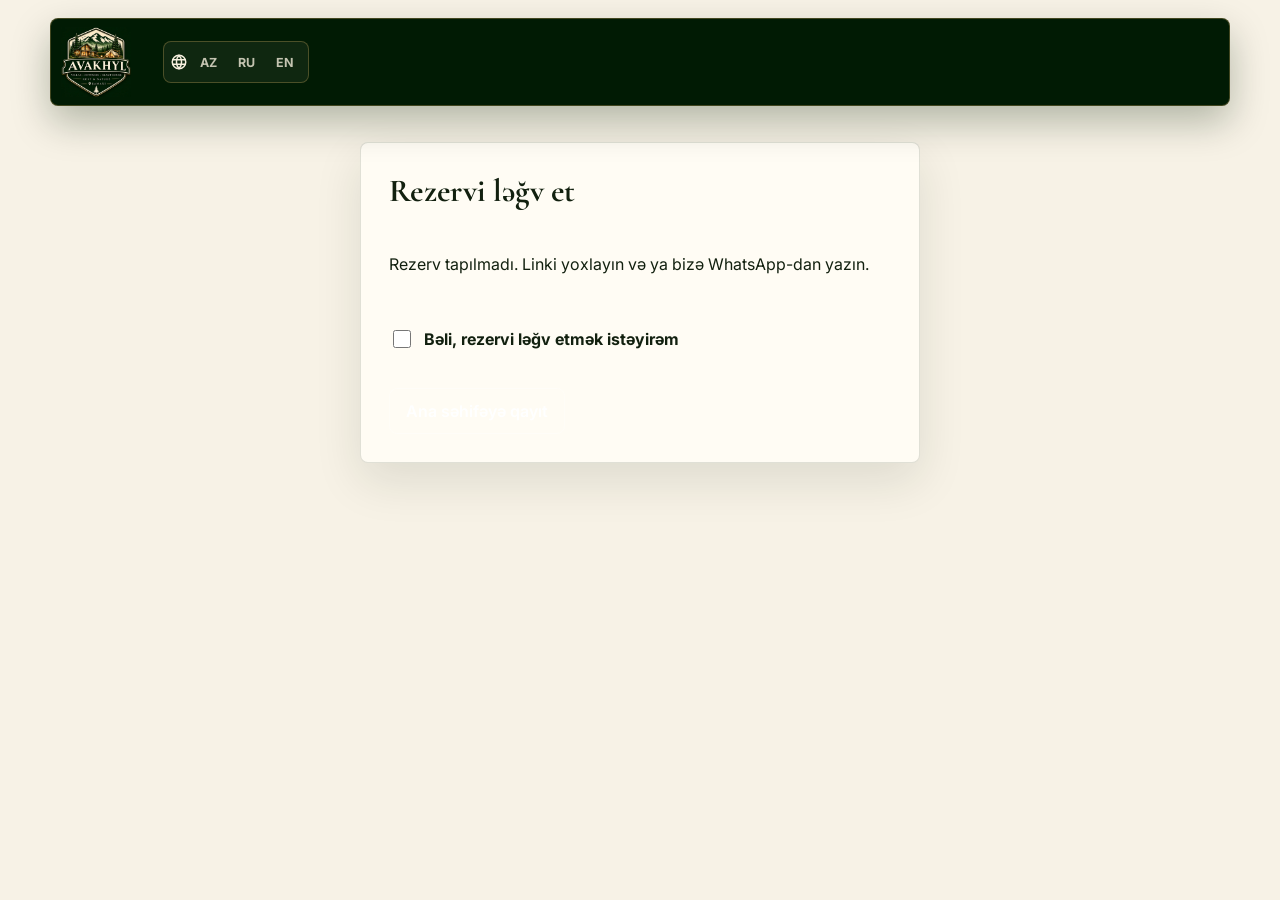
<file: cancel.html>
<!DOCTYPE html>
<html lang="az" data-theme="light">
  <head>
    <meta charset="UTF-8" />
    <meta name="viewport" content="width=device-width, initial-scale=1.0" />
    <title>Avakhyl | Rezervi ləğv et</title>
    <meta name="description" content="Avakhyl rezervasiyasının ləğvi" />
    <meta name="robots" content="noindex" />
    <link rel="icon" type="image/png" sizes="32x32" href="assets/favicon-32.png" />
    <link rel="apple-touch-icon" href="assets/favicon-180.png" />
    <link rel="preconnect" href="https://fonts.googleapis.com" />
    <link rel="preconnect" href="https://fonts.gstatic.com" crossorigin />
    <link rel="stylesheet" href="https://fonts.googleapis.com/css2?family=Cormorant+Garamond:wght@600;700&family=Inter:wght@400;500;600;700&display=swap" />
    <link rel="stylesheet" href="styles.css?v=20261120-20" />
  </head>
  <body>
    <svg class="sprite" xmlns="http://www.w3.org/2000/svg">
      <symbol id="icon-arrow" viewBox="0 0 24 24">
        <path d="M5 12h14M13 6l6 6-6 6" />
      </symbol>
      <symbol id="icon-globe" viewBox="0 0 24 24">
        <path d="M12 21a9 9 0 1 0 0-18 9 9 0 0 0 0 18Z" />
        <path d="M3.6 9h16.8M3.6 15h16.8M12 3c2.2 2.3 3.4 5.4 3.4 9S14.2 18.7 12 21c-2.2-2.3-3.4-5.4-3.4-9S9.8 5.3 12 3Z" />
      </symbol>
      <symbol id="icon-moon" viewBox="0 0 24 24">
        <path d="M21 12.8A8.5 8.5 0 1 1 11.2 3a6.8 6.8 0 0 0 9.8 9.8Z" />
      </symbol>
      <symbol id="icon-sun" viewBox="0 0 24 24">
        <path d="M12 18a6 6 0 1 0 0-12 6 6 0 0 0 0 12ZM12 2v2M12 20v2M4.93 4.93l1.41 1.41M17.66 17.66l1.41 1.41M2 12h2M20 12h2M4.93 19.07l1.41-1.41M17.66 6.34l1.41-1.41" />
      </symbol>
      <symbol id="icon-instagram" viewBox="0 0 24 24">
        <rect x="3" y="3" width="18" height="18" rx="5" />
        <path d="M16 11.37A4 4 0 1 1 12.63 8 4 4 0 0 1 16 11.37Z" />
        <path d="M17.5 6.5h.01" />
      </symbol>
      <symbol id="icon-x" viewBox="0 0 24 24">
        <path d="M18 6 6 18M6 6l12 12" />
      </symbol>
    </svg>

    <header class="site-header house-site-header" data-header>
      <a class="brand" href="index.html#home" aria-label="Avakhyl">
        <img src="assets/avakhyl-logo.webp" alt="Avakhyl" data-brand-logo />
      </a>
      <div class="header-actions">
        <div class="lang-switcher" aria-label="Dil seçimi">
          <svg><use href="#icon-globe" /></svg>
          <button type="button" data-lang="az" aria-pressed="true">AZ</button>
          <button type="button" data-lang="ru" aria-pressed="false">RU</button>
          <button type="button" data-lang="en" aria-pressed="false">EN</button>
        </div>
      </div>
    </header>

    <main class="reservation-page">
      <section class="section reservation-page-section">
        <div class="container cancel-shell">
          <div class="reservation-form-card cancel-card">
            <h1 data-cancel-title>Rezervi ləğv et</h1>
            <dl class="cancel-details" data-cancel-details hidden></dl>
            <p data-cancel-text></p>
            <label class="warning-accept" data-cancel-confirm hidden>
              <input type="checkbox" data-cancel-accept />
              <span data-cancel-accept-label></span>
            </label>
            <p class="booking-status" data-cancel-status hidden role="status"></p>
            <button class="reservation-submit" type="button" data-cancel-button disabled hidden></button>
            <a class="secondary-link" data-cancel-home href="index.html"></a>
          </div>
        </div>
      </section>
    </main>

    <script src="db.js?v=20261120-20"></script>
    <script src="settings.js?v=20261120-20"></script>
    <script src="analytics.js?v=20261120-20"></script>
    <script src="cancel.js?v=20261120-20"></script>
  </body>
</html>
</file>
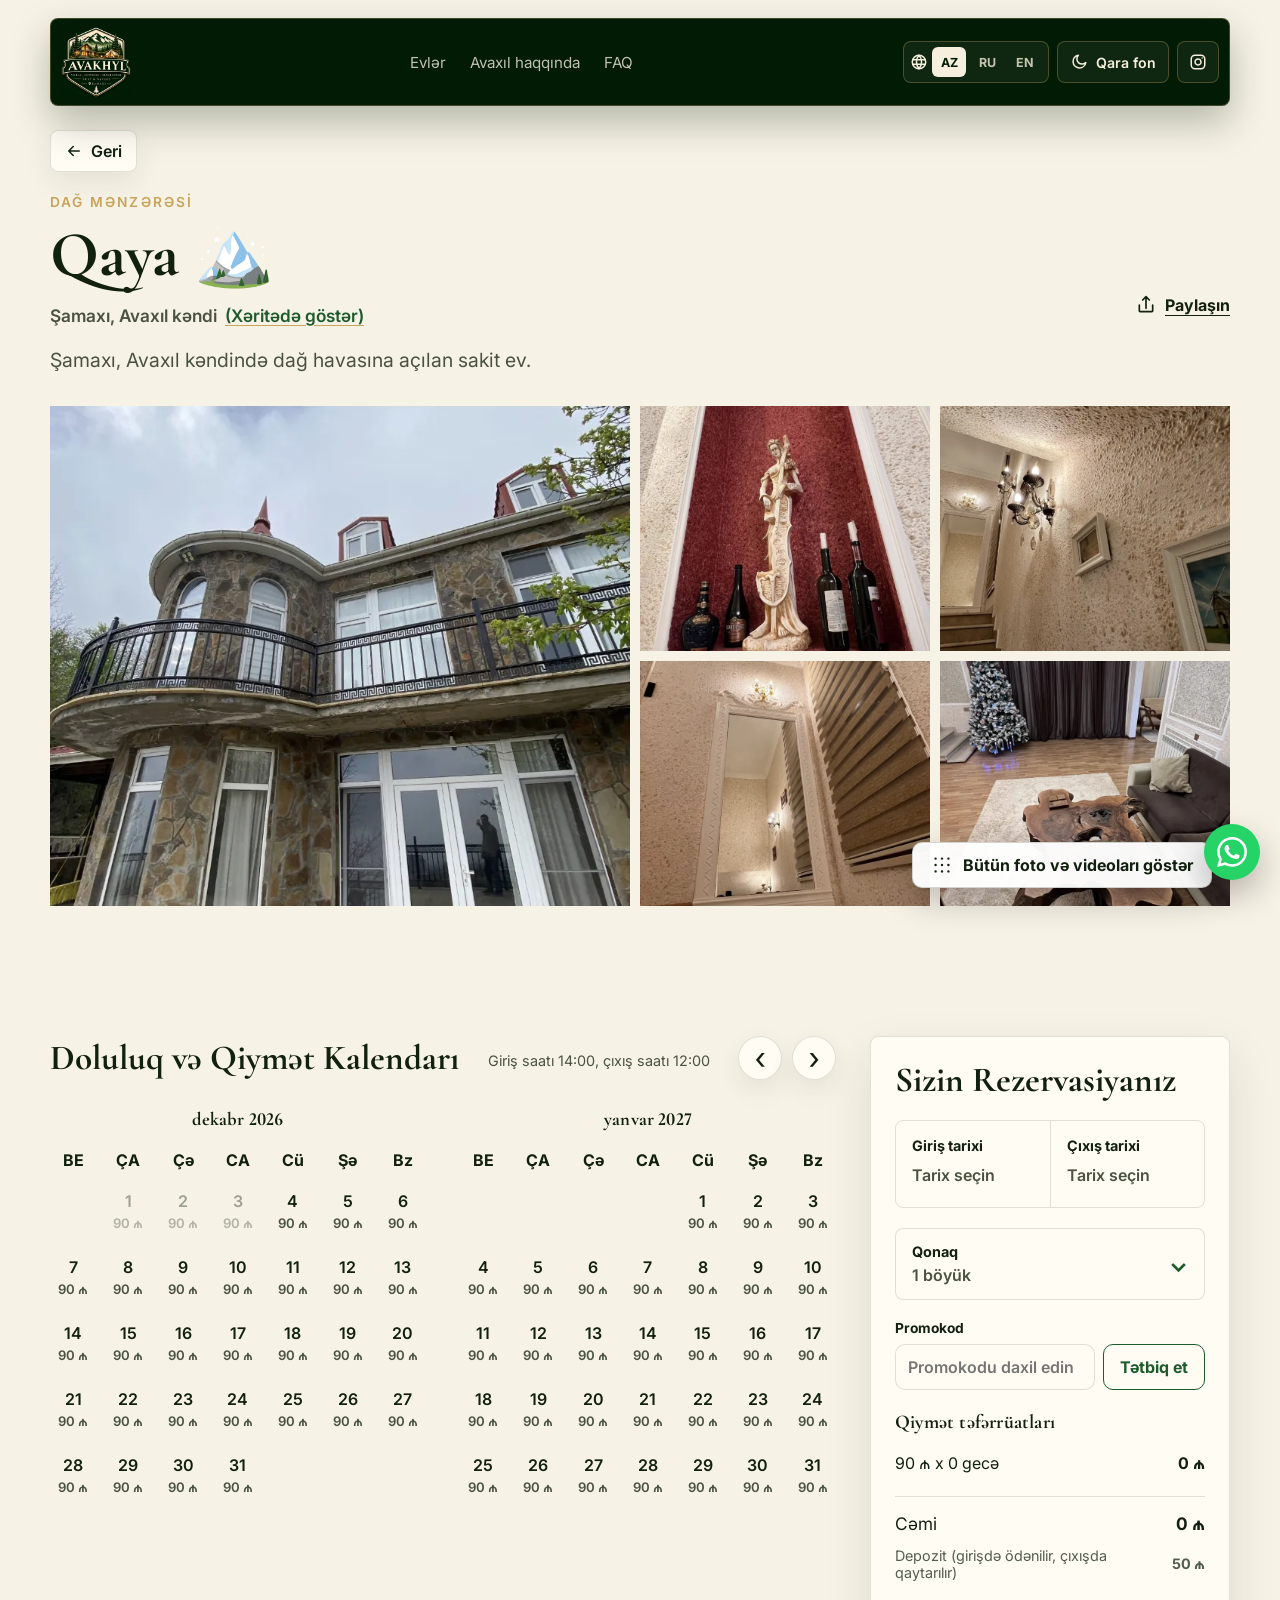
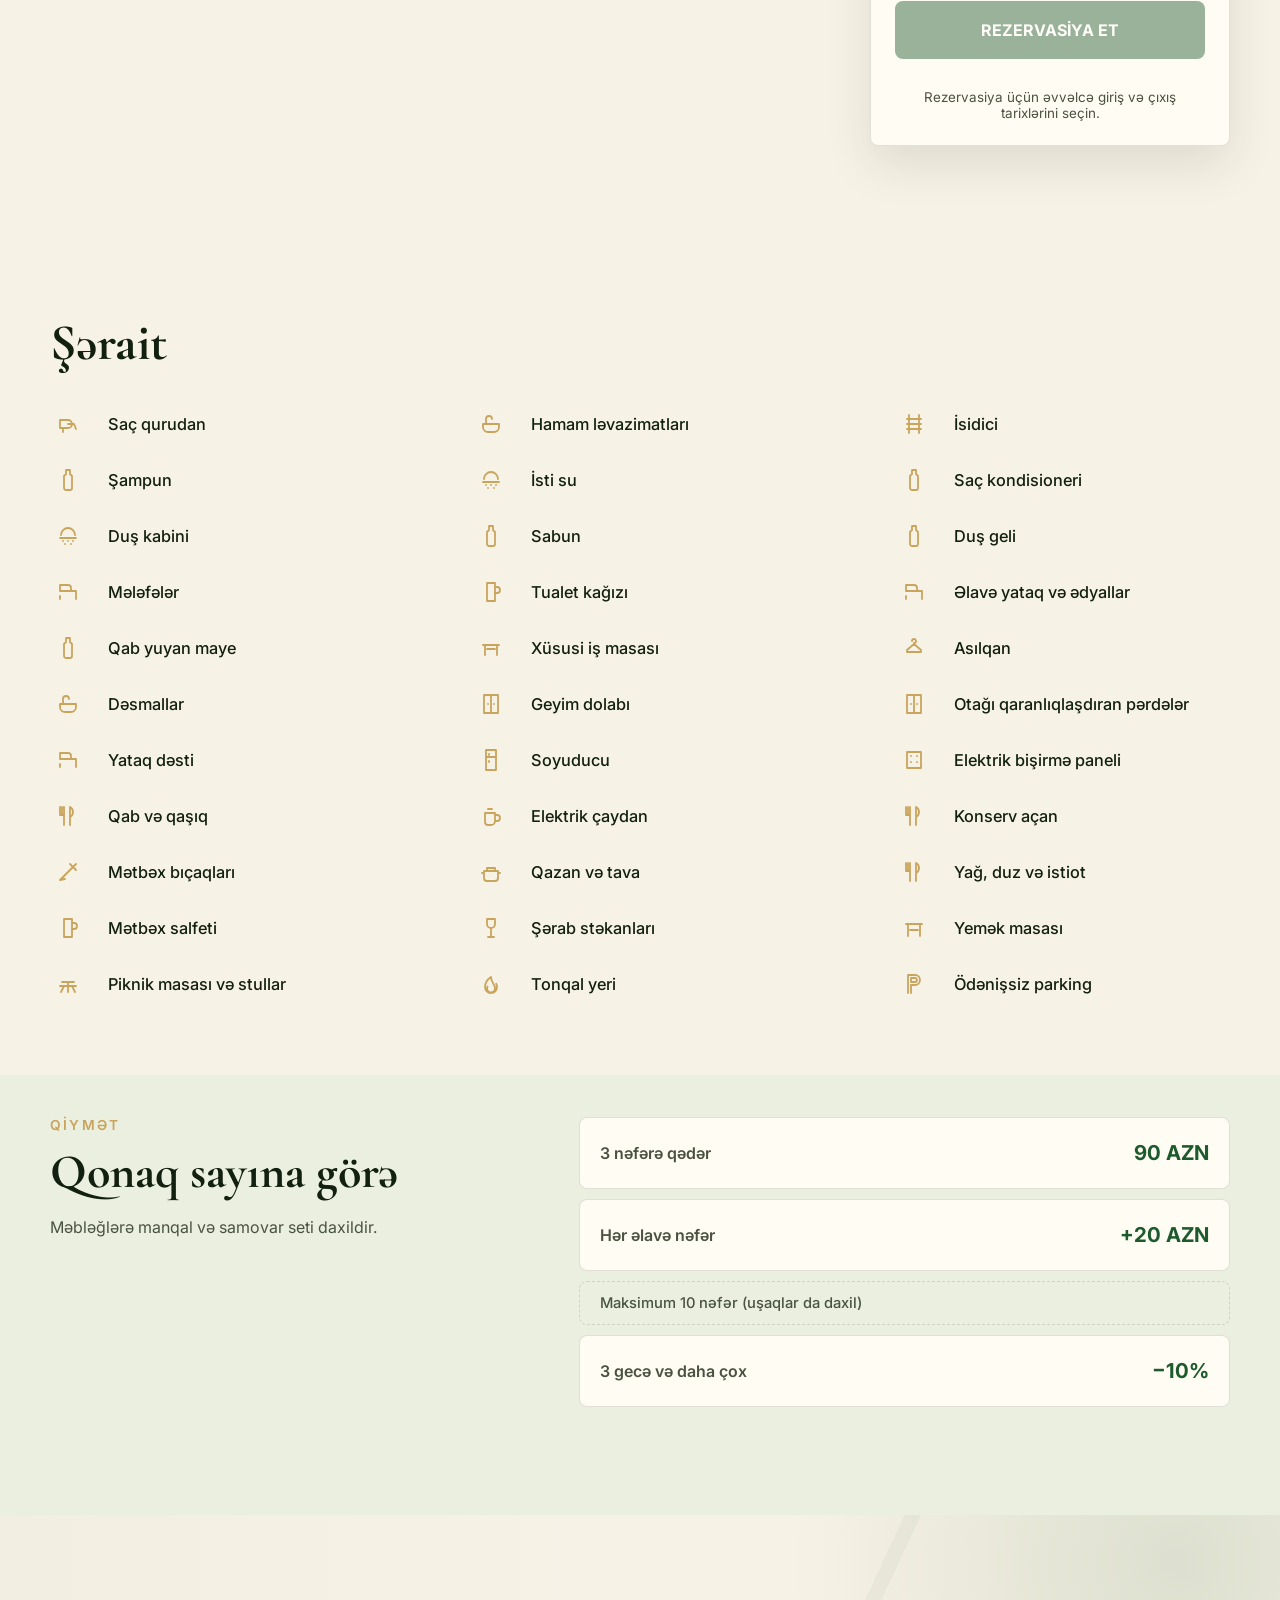
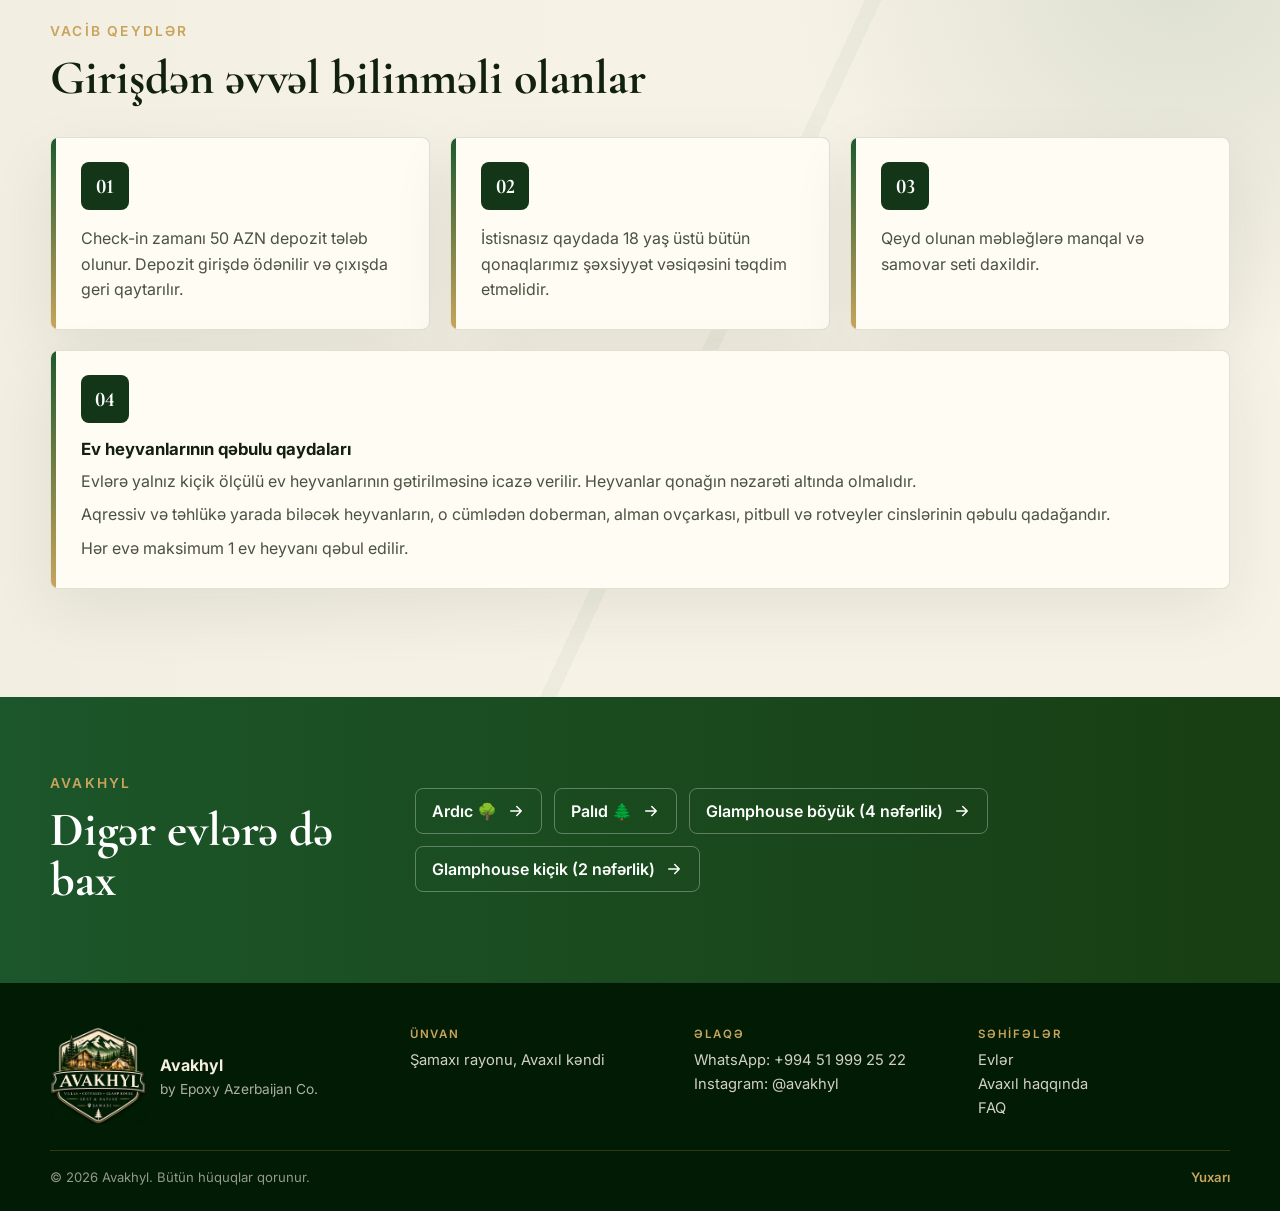
<file: house.html>
<!DOCTYPE html>
<html lang="az" data-theme="light">
  <head>
    <meta charset="UTF-8" />
    <meta name="viewport" content="width=device-width, initial-scale=1.0" />
    <title>Avakhyl | Ev</title>
    <meta name="description" content="Avakhyl ev səhifəsi" />
    <link rel="icon" type="image/png" sizes="32x32" href="assets/favicon-32.png" />
    <link rel="apple-touch-icon" href="assets/favicon-180.png" />
    <link rel="preconnect" href="https://fonts.googleapis.com" />
    <link rel="preconnect" href="https://fonts.gstatic.com" crossorigin />
    <link rel="stylesheet" href="https://fonts.googleapis.com/css2?family=Cormorant+Garamond:wght@600;700&family=Inter:wght@400;500;600;700&display=swap" />
    <link rel="stylesheet" href="styles.css?v=20261120-20" />
  </head>
  <body>
    <svg class="sprite" xmlns="http://www.w3.org/2000/svg">
      <symbol id="icon-arrow" viewBox="0 0 24 24">
        <path d="M5 12h14M13 6l6 6-6 6" />
      </symbol>
      <symbol id="icon-map" viewBox="0 0 24 24">
        <path d="M12 21s7-5.2 7-12A7 7 0 0 0 5 9c0 6.8 7 12 7 12Z" />
        <path d="M12 11.5a2.5 2.5 0 1 0 0-5 2.5 2.5 0 0 0 0 5Z" />
      </symbol>
      <symbol id="icon-globe" viewBox="0 0 24 24">
        <path d="M12 21a9 9 0 1 0 0-18 9 9 0 0 0 0 18Z" />
        <path d="M3.6 9h16.8M3.6 15h16.8M12 3c2.2 2.3 3.4 5.4 3.4 9S14.2 18.7 12 21c-2.2-2.3-3.4-5.4-3.4-9S9.8 5.3 12 3Z" />
      </symbol>
      <symbol id="icon-moon" viewBox="0 0 24 24">
        <path d="M21 12.8A8.5 8.5 0 1 1 11.2 3a6.8 6.8 0 0 0 9.8 9.8Z" />
      </symbol>
      <symbol id="icon-sun" viewBox="0 0 24 24">
        <path d="M12 18a6 6 0 1 0 0-12 6 6 0 0 0 0 12ZM12 2v2M12 20v2M4.93 4.93l1.41 1.41M17.66 17.66l1.41 1.41M2 12h2M20 12h2M4.93 19.07l1.41-1.41M17.66 6.34l1.41-1.41" />
      </symbol>
      <symbol id="icon-instagram" viewBox="0 0 24 24">
        <rect x="3" y="3" width="18" height="18" rx="5" />
        <path d="M16 11.37A4 4 0 1 1 12.63 8 4 4 0 0 1 16 11.37Z" />
        <path d="M17.5 6.5h.01" />
      </symbol>
      <symbol id="icon-facebook" viewBox="0 0 24 24">
        <path d="M14 8h2.2V5H14c-2.3 0-3.7 1.5-3.7 3.8V11H8v3h2.3v7h3.2v-7H16l.5-3h-3V8.8c0-.6.2-.8.5-.8Z" />
      </symbol>
      <symbol id="icon-whatsapp" viewBox="0 0 24 24">
        <path d="M20 11.7a8 8 0 0 1-11.8 7L4 20l1.3-4A8 8 0 1 1 20 11.7Z" />
        <path d="M9.5 8.7c-.2-.5-.4-.5-.7-.5h-.6c-.2 0-.6.1-.9.4-.3.4-1.1 1.1-1.1 2.6s1.1 3 1.2 3.2c.1.2 2.1 3.4 5.2 4.6 2.6 1 3.1.8 3.7.7.6-.1 1.8-.8 2-1.5.3-.7.3-1.4.2-1.5-.1-.2-.3-.2-.7-.4l-2-.9c-.3-.1-.5-.2-.7.2l-.9 1.1c-.2.2-.4.3-.7.1-.4-.2-1.5-.5-2.8-1.7-1-1-1.7-2.1-1.9-2.5-.2-.3 0-.5.2-.7l.5-.6c.2-.2.2-.3.3-.6.1-.2.1-.4 0-.6l-.9-2.1Z" />
      </symbol>
      <symbol id="icon-telegram" viewBox="0 0 24 24">
        <path d="M21 4 3 11.4l5.7 2.1L17 8l-6.2 7.2V20l3.2-3.2 4.1 3L21 4Z" />
      </symbol>
      <symbol id="icon-play" viewBox="0 0 24 24">
        <path d="M8 5v14l11-7-11-7Z" />
      </symbol>
      <symbol id="icon-grid" viewBox="0 0 24 24">
        <path d="M5 5h.01M12 5h.01M19 5h.01M5 12h.01M12 12h.01M19 12h.01M5 19h.01M12 19h.01M19 19h.01" />
      </symbol>
      <symbol id="icon-share" viewBox="0 0 24 24">
        <path d="M4 12v7a1 1 0 0 0 1 1h14a1 1 0 0 0 1-1v-7M16 6l-4-4-4 4M12 2v14" />
      </symbol>
      <symbol id="icon-x" viewBox="0 0 24 24">
        <path d="M18 6 6 18M6 6l12 12" />
      </symbol>
    </svg>

    <header class="site-header house-site-header" data-header>
      <a class="brand" href="index.html#home" aria-label="Avakhyl">
        <img
          src="assets/avakhyl-logo.webp"
          alt="Avakhyl"
          data-brand-logo
          data-logo-light="assets/avakhyl-logo.webp"
          data-logo-dark="assets/avakhyl-logo.webp"
        />
      </a>

      <nav class="desktop-nav house-nav" aria-label="Ev naviqasiyası">
        <a data-carry-params="index.html#homes" href="index.html#homes" data-i18n="nav.homes">Evlər</a>
        <a data-carry-params="avaxil.html" href="avaxil.html" data-i18n="nav.avaxil">Avaxıl haqqında</a>
        <a data-carry-params="index.html#faq" href="index.html#faq">FAQ</a>
      </nav>

      <div class="header-actions">
        <div class="lang-switcher" aria-label="Dil seçimi">
          <svg><use href="#icon-globe" /></svg>
          <button type="button" data-lang="az" aria-pressed="true">AZ</button>
          <button type="button" data-lang="ru" aria-pressed="false">RU</button>
          <button type="button" data-lang="en" aria-pressed="false">EN</button>
        </div>
        <button class="theme-toggle" type="button" data-theme-toggle aria-label="Qara fon">
          <svg data-theme-icon><use href="#icon-moon" /></svg>
          <span data-theme-label>Qara fon</span>
        </button>
        <a
          class="icon-button instagram-button"
          href="https://www.instagram.com/avakhyl/"
          target="_blank"
          rel="noopener"
          aria-label="Avakhyl Instagram"
        >
          <svg><use href="#icon-instagram" /></svg>
        </a>
      </div>
    </header>

    <main class="house-page">
      <section class="house-listing-hero">
        <div class="container house-listing-container">
          <a class="back-link listing-back" href="index.html#booking">
            <svg><use href="#icon-arrow" /></svg>
            <span data-i18n="action.back">Geri</span>
          </a>
          <div class="house-listing-head">
            <div>
              <p class="eyebrow" data-house-kicker>Avakhyl evi</p>
              <h1 data-house-name>Qaya 🏔️</h1>
              <p class="house-location-line">
                <span data-i18n="location">Şamaxı, Avaxıl kəndi</span>
                <a href="https://maps.google.com/?q=%C5%9Eamax%C4%B1%20Avax%C4%B1l" target="_blank" rel="noopener" data-i18n="location.map">(Xəritədə göstər)</a>
              </p>
            </div>
            <div class="share-control">
              <button class="share-button" type="button" data-share-button aria-expanded="false">
                <svg><use href="#icon-share" /></svg>
                <span data-i18n="action.share">Paylaşın</span>
              </button>
              <div class="share-menu" data-share-menu aria-hidden="true">
                <a class="share-option facebook" href="#" target="_blank" rel="noopener" data-share-link="facebook" aria-label="Facebook">
                  <svg><use href="#icon-facebook" /></svg>
                  <span>Facebook</span>
                </a>
                <a class="share-option whatsapp" href="#" target="_blank" rel="noopener" data-share-link="whatsapp" aria-label="WhatsApp">
                  <svg><use href="#icon-whatsapp" /></svg>
                  <span>WhatsApp</span>
                </a>
                <a class="share-option telegram" href="#" target="_blank" rel="noopener" data-share-link="telegram" aria-label="Telegram">
                  <svg><use href="#icon-telegram" /></svg>
                  <span>Telegram</span>
                </a>
                <button class="share-option instagram" type="button" data-instagram-share aria-label="Instagram">
                  <svg><use href="#icon-instagram" /></svg>
                  <span>Instagram</span>
                </button>
              </div>
            </div>
          </div>
          <p class="house-lead listing-lead" data-house-description>
            Şamaxı, Avaxıl kəndində dağ havasına açılan sakit ev.
          </p>

          <div class="house-media-grid reveal" data-house-media></div>
        </div>
      </section>

      <section class="section availability-section" data-availability-section>
        <div class="container reservation-layout">
          <div class="availability-calendar reveal">
            <div class="calendar-heading">
              <h2 data-i18n="availability.title">Doluluq və Qiymət Kalendarı</h2>
              <p class="checkin-times" data-i18n="reservation.times">Giriş saatı 14:00, çıxış saatı 12:00</p>
              <div class="calendar-controls">
                <button class="calendar-arrow" type="button" data-calendar-prev aria-label="Əvvəlki ay">‹</button>
                <button class="calendar-arrow" type="button" data-calendar-next aria-label="Növbəti ay">›</button>
              </div>
            </div>
            <div class="calendar-months" data-calendar-months></div>
            <p class="pets-info calendar-note" data-calendar-note role="status" hidden></p>
          </div>

          <aside class="reservation-card reveal">
            <h2 data-i18n="reservation.title">Sizin Rezervasiyanız</h2>
            <div class="reservation-date-grid">
              <div class="reservation-date-box">
                <span data-i18n="reservation.checkin">Giriş tarixi</span>
                <strong data-summary-checkin>Tarix seçin</strong>
              </div>
              <div class="reservation-date-box">
                <span data-i18n="reservation.checkout">Çıxış tarixi</span>
                <strong data-summary-checkout>Tarix seçin</strong>
              </div>
            </div>
            <button class="reservation-guests-toggle" type="button" data-reservation-guests-toggle>
              <span>
                <strong data-i18n="reservation.guest">Qonaq</strong>
                <em data-reservation-guest-line>1 böyük</em>
              </span>
              <span class="guest-chevron">⌄</span>
            </button>
            <div class="reservation-guest-editor" data-reservation-guest-editor>
              <div class="reservation-guest-row">
                <span data-i18n="reservation.adults">Böyük</span>
                <div class="reservation-stepper">
                  <button type="button" data-res-guest-step="adults" data-step="-1">−</button>
                  <output data-res-guest-count="adults">1</output>
                  <button type="button" data-res-guest-step="adults" data-step="1">+</button>
                </div>
              </div>
              <div class="reservation-guest-row">
                <span>
                  <strong data-i18n="reservation.children">Uşaq</strong>
                  <small data-i18n="reservation.childrenAge">3-12 yaş</small>
                </span>
                <div class="reservation-stepper">
                  <button type="button" data-res-guest-step="children" data-step="-1">−</button>
                  <output data-res-guest-count="children">0</output>
                  <button type="button" data-res-guest-step="children" data-step="1">+</button>
                </div>
              </div>
              <div class="reservation-guest-row">
                <span>
                  <strong data-i18n="reservation.pets">Ev heyvanı</strong>
                  <small data-i18n="reservation.petsNote">Yalnız 1 ev heyvanı, kiçik ölçülü</small>
                </span>
                <div class="reservation-stepper">
                  <button type="button" data-res-guest-step="pets" data-step="-1">−</button>
                  <output data-res-guest-count="pets">0</output>
                  <button type="button" data-res-guest-step="pets" data-step="1">+</button>
                </div>
              </div>
              <p class="pets-info" data-pets-info hidden data-i18n="reservation.petsInfo">Hər evə yalnız 1 kiçik ölçülü ev heyvanı qəbul edilir. Heyvanlar qonağın nəzarəti altında olmalıdır. Doberman, alman ovçarkası, pitbull və rotveyler cinsləri qəbul edilmir.</p>
            </div>

            <div class="promo-box" data-promo-box>
              <label for="promo-code" data-i18n="promo.label">Promokod</label>
              <div class="promo-field">
                <input id="promo-code" type="text" autocomplete="off" autocapitalize="characters" maxlength="20" data-promo-input data-i18n-placeholder="promo.placeholder" placeholder="Promokodu daxil edin" />
                <button type="button" data-promo-apply data-i18n="promo.apply">Tətbiq et</button>
              </div>
              <p class="promo-status" data-promo-status aria-live="polite"></p>
            </div>

            <div class="price-summary">
              <h3 data-i18n="reservation.priceDetails">Qiymət təfərrüatları</h3>
              <div>
                <span data-summary-night-line>0 gecə</span>
                <strong data-summary-night-total>0 ₼</strong>
              </div>
              <div data-discount-row hidden><span data-i18n="reservation.discount">Endirim (3+ gecə, 10%)</span><strong data-summary-discount>−0 ₼</strong></div>
              <div data-heating-row hidden><span data-i18n="reservation.heating">İstilik ödənişi (20 okt – 20 mart)</span><strong data-summary-heating>+0 ₼</strong></div>
              <div data-promo-row hidden><span data-promo-label>Promokod</span><strong data-promo-amount>−0 ₼</strong></div>
              <div class="summary-total">
                <span data-i18n="reservation.total">Cəmi</span>
                <strong data-summary-total>0 ₼</strong>
              </div>
              <div class="summary-deposit"><span data-i18n="reservation.deposit">Depozit (girişdə ödənilir, çıxışda qaytarılır)</span><strong data-deposit-amount>50 ₼</strong></div>
            </div>
            <button class="reservation-submit" type="button" data-reserve-start data-i18n="reservation.book">REZERVASİYA ET</button>
            <p class="reserve-hint" data-reserve-hint data-i18n="reservation.pickDates">Rezervasiya üçün əvvəlcə giriş və çıxış tarixlərini seçin.</p>
          </aside>
        </div>
      </section>

      <section class="section reservation-form-section" data-reservation-form-section hidden>
        <div class="container reservation-form-layout">
          <form class="reservation-form-card" data-reservation-form>
            <h2 data-i18n="reservation.formTitle">Rezervasiya məlumatları</h2>
            <div class="form-two">
              <input type="text" name="firstName" data-i18n-placeholder="reservation.firstName" placeholder="Adınız" required />
              <input type="text" name="lastName" data-i18n-placeholder="reservation.lastName" placeholder="Soyadınız" required />
            </div>
            <input type="email" name="email" data-i18n-placeholder="reservation.email" placeholder="Gmail" required />
            <input type="tel" name="phone" data-i18n-placeholder="reservation.phone" placeholder="+994 mobil nömrə" required />
            <button class="reservation-submit" type="submit" data-i18n="reservation.continue">Davam Et</button>
          </form>

          <aside class="booking-sidebar">
            <div class="booking-info-card">
              <h3 data-i18n="reservation.infoTitle">Rezervasiya məlumatları</h3>
              <div><span data-i18n="reservation.checkin">Giriş tarixi</span><strong data-form-checkin>Tarix seçin</strong></div>
              <div><span data-i18n="reservation.checkout">Çıxış tarixi</span><strong data-form-checkout>Tarix seçin</strong></div>
              <div><span data-i18n="reservation.nightCount">Cəmi gecə sayı</span><strong data-form-nights>0 gecə</strong></div>
              <div><span data-i18n="reservation.guests">Qonaqlar</span><strong data-form-guests>1 böyük</strong></div>
            </div>
            <div class="booking-info-card">
              <h3 data-i18n="reservation.priceDetails">Qiymət təfərrüatları</h3>
              <div><span data-form-night-line>0 gecə</span><strong data-form-night-total>0 ₼</strong></div>
              <div data-discount-row hidden><span data-i18n="reservation.discount">Endirim (3+ gecə, 10%)</span><strong data-form-discount>−0 ₼</strong></div>
              <div data-heating-row hidden><span data-i18n="reservation.heating">İstilik ödənişi (20 okt – 20 mart)</span><strong data-form-heating>+0 ₼</strong></div>
              <div data-promo-row hidden><span data-promo-label>Promokod</span><strong data-promo-amount>−0 ₼</strong></div>
              <div class="summary-total"><span data-i18n="reservation.total">Cəmi</span><strong data-form-total>0 ₼</strong></div>
              <div class="summary-deposit"><span data-i18n="reservation.deposit">Depozit (girişdə ödənilir, çıxışda qaytarılır)</span><strong data-deposit-amount>50 ₼</strong></div>
            </div>
          </aside>
        </div>
      </section>

      <section class="section facilities-section" id="facilities">
        <div class="container facilities-shell">
          <div class="facilities-heading reveal">
            <h2 data-i18n="facilities.eyebrow">Şərait</h2>
          </div>
          <div class="facilities-grid reveal" data-facilities-list></div>
        </div>
      </section>

      <section class="section pricing-section">
        <div class="container split-layout house-detail-layout">
          <div class="house-copy reveal">
            <p class="eyebrow" data-i18n="pricing.eyebrow">Qiymət</p>
            <h2 data-i18n="pricing.title">Qonaq sayına görə</h2>
            <p data-i18n="pricing.text">Məbləğlərə manqal və samovar seti daxildir.</p>
          </div>
          <div class="price-table reveal" data-price-list></div>
          <div class="price-table special-offers" data-special-offers hidden></div>
        </div>
      </section>

      <section class="section notes-section">
        <div class="container">
          <div class="section-heading reveal">
            <p class="eyebrow" data-i18n="notes.eyebrow">Vacib qeydlər</p>
            <h2 data-i18n="notes.title">Girişdən əvvəl bilinməli olanlar</h2>
          </div>

          <div class="notice-grid">
            <article class="notice-card reveal">
              <span>01</span>
              <p data-i18n="notes.one">Check-in zamanı 50 AZN depozit tələb olunur. Depozit girişdə ödənilir və çıxışda geri qaytarılır.</p>
            </article>
            <article class="notice-card reveal">
              <span>02</span>
              <p data-i18n="notes.two">18 yaş üstü bütün qonaqlar şəxsiyyət vəsiqəsini təqdim etməlidir.</p>
            </article>
            <article class="notice-card reveal">
              <span>03</span>
              <p data-i18n="notes.three">Qeyd olunan məbləğlərə manqal və samovar seti daxildir.</p>
            </article>
            <article class="notice-card notice-card--pets reveal">
              <span>04</span>
              <div class="notice-body">
                <strong data-i18n="notes.petsTitle">Ev heyvanlarının qəbulu qaydaları</strong>
                <p data-i18n="notes.four">Evlərə yalnız kiçik ölçülü ev heyvanlarının gətirilməsinə icazə verilir. Heyvanlar qonağın nəzarəti altında olmalıdır.</p>
                <p data-i18n="notes.fourB">Aqressiv və təhlükə yarada biləcək heyvanların, o cümlədən doberman, alman ovçarkası, pitbull və rotveyler cinslərinin qəbulu qadağandır.</p>
                <p data-i18n="notes.fourC">Hər evə maksimum 1 ev heyvanı qəbul edilir.</p>
              </div>
            </article>
          </div>
        </div>
      </section>

      <section class="closing-band">
        <div class="container closing-content reveal">
          <div>
            <p class="eyebrow">Avakhyl</p>
            <h2 data-i18n="other.title">Digər evlərə də bax</h2>
          </div>
          <div class="closing-actions" data-other-homes></div>
        </div>
      </section>
    </main>

    <footer class="site-footer">
      <div class="container footer-grid">
        <div class="footer-brand">
          <img src="assets/avakhyl-logo.webp" alt="Avakhyl" data-brand-logo data-logo-light="assets/avakhyl-logo.webp" data-logo-dark="assets/avakhyl-logo.webp" loading="lazy" />
          <div>
            <strong>Avakhyl</strong>
            <span data-i18n="brand.by">by Epoxy Azerbaijan Co.</span>
          </div>
        </div>
        <div class="footer-col">
          <span class="footer-label" data-i18n="footer.address">Ünvan</span>
          <a href="https://maps.google.com/?q=40.80,48.567" target="_blank" rel="noopener" data-i18n="footer.village">Şamaxı rayonu, Avaxıl kəndi</a>
        </div>
        <div class="footer-col">
          <span class="footer-label" data-i18n="footer.contact">Əlaqə</span>
          <a href="https://wa.me/994519992522" target="_blank" rel="noopener">WhatsApp: +994 51 999 25 22</a>
          <a href="https://www.instagram.com/avakhyl/" target="_blank" rel="noopener">Instagram: @avakhyl</a>
        </div>
        <div class="footer-col">
          <span class="footer-label" data-i18n="footer.pages">Səhifələr</span>
          <a data-carry-params="index.html#homes" href="index.html#homes" data-i18n="footer.homes">Evlər</a>
          <a data-carry-params="avaxil.html" href="avaxil.html" data-i18n="nav.avaxil">Avaxıl haqqında</a>
          <a data-carry-params="index.html#faq" href="index.html#faq">FAQ</a>
        </div>
      </div>
      <div class="container footer-bottom">
        <span data-i18n="footer.rights">© 2026 Avakhyl. Bütün hüquqlar qorunur.</span>
        <a href="#" data-i18n="action.top">Yuxarı</a>
      </div>
    </footer>

    <a class="wa-float" href="https://wa.me/994519992522" target="_blank" rel="noopener" aria-label="WhatsApp ilə yazın" data-i18n-aria="wa.label">
      <svg viewBox="0 0 24 24" aria-hidden="true"><path d="M17.472 14.382c-.297-.149-1.758-.867-2.03-.967-.273-.099-.471-.148-.67.15-.197.297-.767.966-.94 1.164-.173.199-.347.223-.644.075-.297-.15-1.255-.463-2.39-1.475-.883-.788-1.48-1.761-1.653-2.059-.173-.297-.018-.458.13-.606.134-.133.298-.347.446-.52.149-.174.198-.298.298-.497.099-.198.05-.371-.025-.52-.075-.149-.669-1.612-.916-2.207-.242-.579-.487-.5-.669-.51-.173-.008-.371-.01-.57-.01-.198 0-.52.074-.792.372-.272.297-1.04 1.016-1.04 2.479 0 1.462 1.065 2.875 1.213 3.074.149.198 2.096 3.2 5.077 4.487.709.306 1.262.489 1.694.625.712.227 1.36.195 1.871.118.571-.085 1.758-.719 2.006-1.413.248-.694.248-1.289.173-1.413-.074-.124-.272-.198-.57-.347m-5.421 7.403h-.004a9.87 9.87 0 0 1-5.031-1.378l-.361-.214-3.741.982.998-3.648-.235-.374a9.86 9.86 0 0 1-1.51-5.26c.001-5.45 4.436-9.884 9.888-9.884 2.64 0 5.122 1.03 6.988 2.898a9.825 9.825 0 0 1 2.893 6.994c-.003 5.45-4.437 9.884-9.885 9.884m8.413-18.297A11.815 11.815 0 0 0 12.05 0C5.495 0 .16 5.335.157 11.892c0 2.096.547 4.142 1.588 5.945L.057 24l6.305-1.654a11.882 11.882 0 0 0 5.683 1.448h.005c6.554 0 11.89-5.335 11.893-11.893a11.821 11.821 0 0 0-3.48-8.413Z" /></svg>
    </a>

    <div class="lightbox" data-lightbox aria-hidden="true">
      <button class="icon-button lightbox-close" type="button" data-lightbox-close aria-label="Bağla" data-i18n-aria="media.close">
        <svg><use href="#icon-x" /></svg>
      </button>
      <img src="assets/qaya/qaya-01.webp" alt="Qaya" data-lightbox-image />
    </div>

    <div class="media-gallery-modal" data-gallery-modal aria-hidden="true">
      <div class="media-gallery-panel">
        <div class="media-gallery-header">
          <div>
            <p class="eyebrow">Avakhyl</p>
            <h2 data-gallery-title>Bütün foto və videolar</h2>
          </div>
          <button class="icon-button gallery-close" type="button" data-gallery-close aria-label="Bağla" data-i18n-aria="media.close">
            <svg><use href="#icon-x" /></svg>
          </button>
        </div>
        <div class="all-media-grid" data-gallery-all></div>
      </div>
    </div>

    <div class="reservation-warning-modal" data-reservation-warning aria-hidden="true">
      <div class="reservation-warning-panel" role="dialog" aria-modal="true" aria-labelledby="reservation-warning-title">
        <button class="modal-close" type="button" data-warning-close aria-label="Bağla">
          <svg><use href="#icon-x" /></svg>
        </button>
        <h2 id="reservation-warning-title" data-i18n="reservation.warningTitle">Xəbərdarlıq</h2>
        <p data-i18n="reservation.warningText">Bu sorğunu göndərməklə rezervasiya prosesini başladırsınız. Sorğunuz yoxlanıldıqdan sonra əməkdaşımız sizinlə əlaqə saxlayacaq və ümumi məbləğin ödənişini qəbul edəcək — rezervasiya ödəniş edildikdən sonra təsdiqlənir. Ödəniş öncədən alınır; rezervasiya ləğv olunarsa, ödəniş geri qaytarılmır.</p>
        <p class="pets-info" data-pets-info hidden data-i18n="reservation.petsInfo">Hər evə yalnız 1 kiçik ölçülü ev heyvanı qəbul edilir. Heyvanlar qonağın nəzarəti altında olmalıdır. Doberman, alman ovçarkası, pitbull və rotveyler cinsləri qəbul edilmir.</p>
        <label class="warning-accept">
          <input type="checkbox" data-warning-accept />
          <span data-i18n="reservation.accept">Təsdiq edirəm</span>
        </label>
        <p class="booking-status" data-booking-status hidden role="status"></p>
        <button class="reservation-submit" type="button" data-warning-send disabled data-i18n="reservation.send">Göndər</button>
      </div>
    </div>

    <script src="db.js?v=20261120-20"></script>
    <script src="settings.js?v=20261120-20"></script>
    <script src="analytics.js?v=20261120-20"></script>
    <script src="house.js?v=20261120-21"></script>
  </body>
</html>
</file>
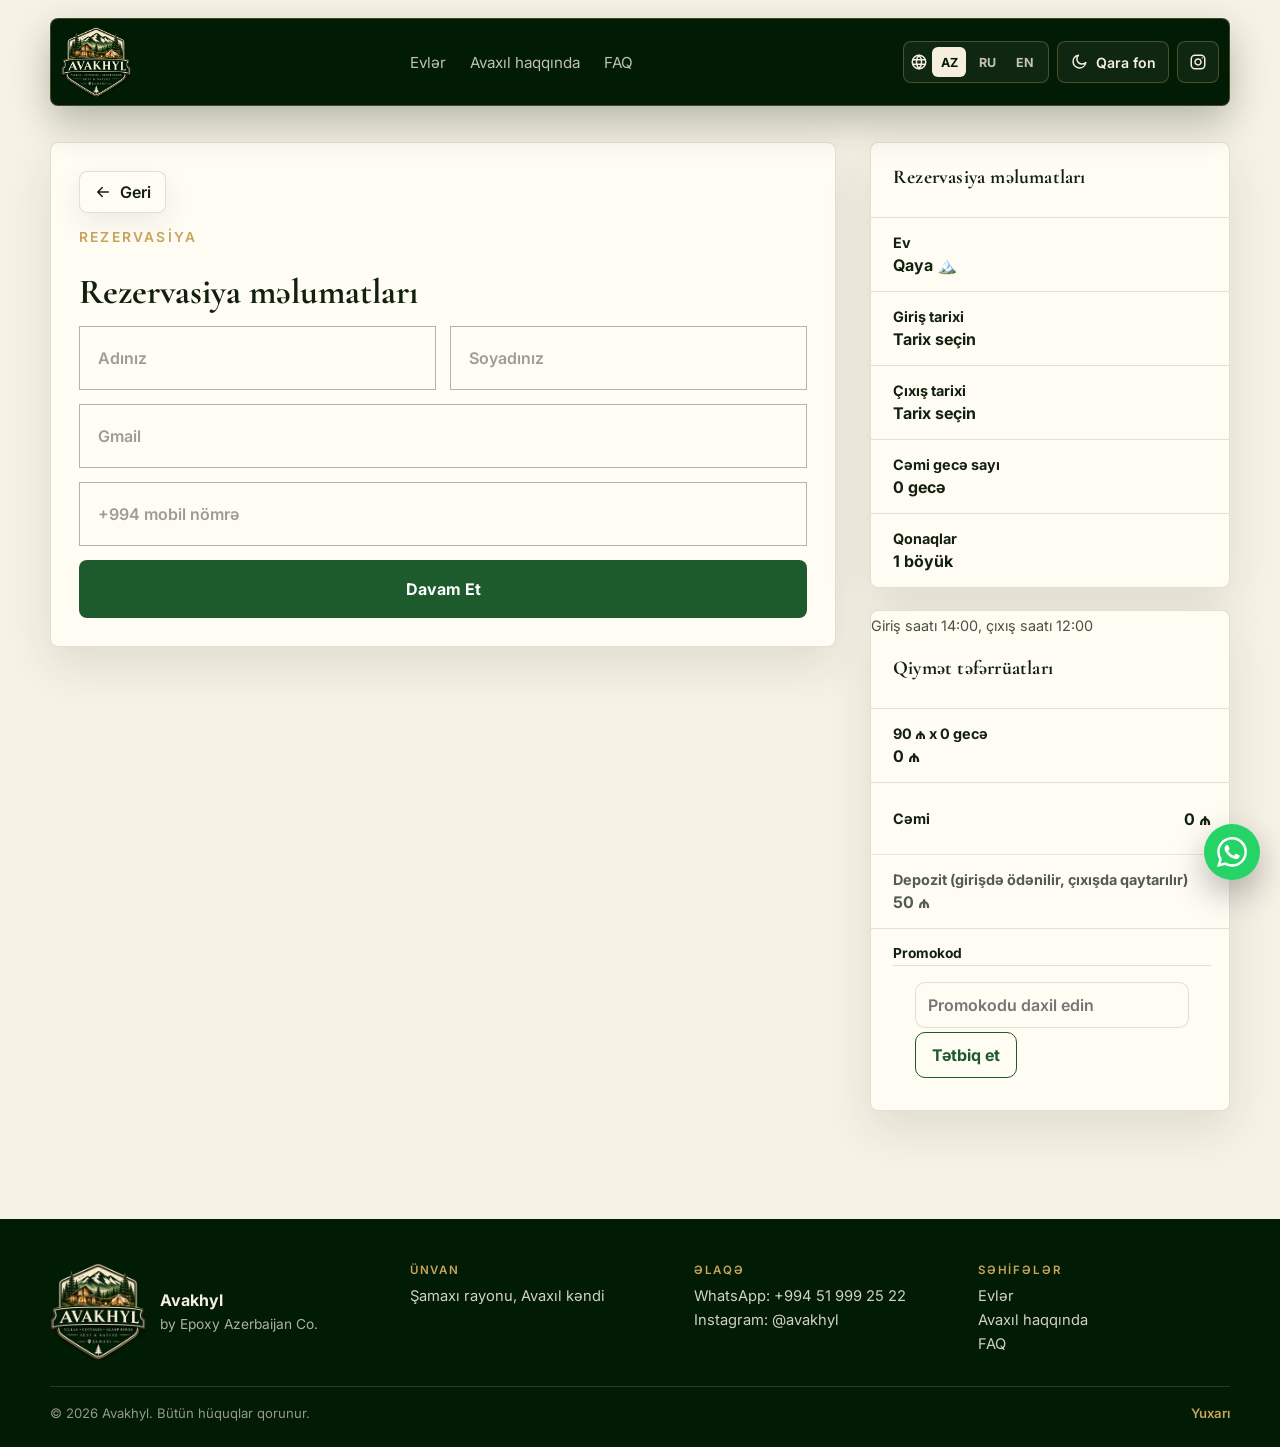
<file: reservation.html>
<!DOCTYPE html>
<html lang="az" data-theme="light">
  <head>
    <meta charset="UTF-8" />
    <meta name="viewport" content="width=device-width, initial-scale=1.0" />
    <title>Avakhyl | Rezervasiya</title>
    <meta name="description" content="Avakhyl rezervasiya məlumatları" />
    <link rel="icon" type="image/png" sizes="32x32" href="assets/favicon-32.png" />
    <link rel="apple-touch-icon" href="assets/favicon-180.png" />
    <link rel="preconnect" href="https://fonts.googleapis.com" />
    <link rel="preconnect" href="https://fonts.gstatic.com" crossorigin />
    <link rel="stylesheet" href="https://fonts.googleapis.com/css2?family=Cormorant+Garamond:wght@600;700&family=Inter:wght@400;500;600;700&display=swap" />
    <link rel="stylesheet" href="styles.css?v=20261120-20" />
  </head>
  <body>
    <svg class="sprite" xmlns="http://www.w3.org/2000/svg">
      <symbol id="icon-arrow" viewBox="0 0 24 24">
        <path d="M5 12h14M13 6l6 6-6 6" />
      </symbol>
      <symbol id="icon-globe" viewBox="0 0 24 24">
        <path d="M12 21a9 9 0 1 0 0-18 9 9 0 0 0 0 18Z" />
        <path d="M3.6 9h16.8M3.6 15h16.8M12 3c2.2 2.3 3.4 5.4 3.4 9S14.2 18.7 12 21c-2.2-2.3-3.4-5.4-3.4-9S9.8 5.3 12 3Z" />
      </symbol>
      <symbol id="icon-moon" viewBox="0 0 24 24">
        <path d="M21 12.8A8.5 8.5 0 1 1 11.2 3a6.8 6.8 0 0 0 9.8 9.8Z" />
      </symbol>
      <symbol id="icon-sun" viewBox="0 0 24 24">
        <path d="M12 18a6 6 0 1 0 0-12 6 6 0 0 0 0 12ZM12 2v2M12 20v2M4.93 4.93l1.41 1.41M17.66 17.66l1.41 1.41M2 12h2M20 12h2M4.93 19.07l1.41-1.41M17.66 6.34l1.41-1.41" />
      </symbol>
      <symbol id="icon-instagram" viewBox="0 0 24 24">
        <rect x="3" y="3" width="18" height="18" rx="5" />
        <path d="M16 11.37A4 4 0 1 1 12.63 8 4 4 0 0 1 16 11.37Z" />
        <path d="M17.5 6.5h.01" />
      </symbol>
      <symbol id="icon-x" viewBox="0 0 24 24">
        <path d="M18 6 6 18M6 6l12 12" />
      </symbol>
    </svg>

    <header class="site-header house-site-header" data-header>
      <a class="brand" href="index.html#home" aria-label="Avakhyl">
        <img
          src="assets/avakhyl-logo.webp"
          alt="Avakhyl"
          data-brand-logo
          data-logo-light="assets/avakhyl-logo.webp"
          data-logo-dark="assets/avakhyl-logo.webp"
        />
      </a>

      <nav class="desktop-nav house-nav" aria-label="Rezervasiya naviqasiyası">
        <a data-carry-params="index.html#homes" href="index.html#homes" data-i18n="nav.homes">Evlər</a>
        <a data-carry-params="avaxil.html" href="avaxil.html" data-i18n="nav.avaxil">Avaxıl haqqında</a>
        <a data-carry-params="index.html#faq" href="index.html#faq">FAQ</a>
      </nav>

      <div class="header-actions">
        <div class="lang-switcher" aria-label="Dil seçimi">
          <svg><use href="#icon-globe" /></svg>
          <button type="button" data-lang="az" aria-pressed="true">AZ</button>
          <button type="button" data-lang="ru" aria-pressed="false">RU</button>
          <button type="button" data-lang="en" aria-pressed="false">EN</button>
        </div>
        <button class="theme-toggle" type="button" data-theme-toggle aria-label="Qara fon">
          <svg data-theme-icon><use href="#icon-moon" /></svg>
          <span data-theme-label>Qara fon</span>
        </button>
        <a
          class="icon-button instagram-button"
          href="https://www.instagram.com/avakhyl/"
          target="_blank"
          rel="noopener"
          aria-label="Avakhyl Instagram"
        >
          <svg><use href="#icon-instagram" /></svg>
        </a>
      </div>
    </header>

    <main class="reservation-page">
      <section class="section reservation-form-section reservation-page-section">
        <div class="container reservation-form-layout">
          <form class="reservation-form-card" data-reservation-form>
            <a class="back-link reservation-back" href="house.html" data-back-link>
              <svg><use href="#icon-arrow" /></svg>
              <span data-i18n="action.back">Geri</span>
            </a>
            <p class="eyebrow" data-i18n="reservation.eyebrow">Rezervasiya</p>
            <h2 data-i18n="reservation.formTitle">Rezervasiya məlumatları</h2>
            <div class="form-two">
              <input type="text" name="firstName" data-i18n-placeholder="reservation.firstName" placeholder="Adınız" required />
              <input type="text" name="lastName" data-i18n-placeholder="reservation.lastName" placeholder="Soyadınız" required />
            </div>
            <input type="email" name="email" data-i18n-placeholder="reservation.email" placeholder="Gmail" required />
            <input type="tel" name="phone" data-i18n-placeholder="reservation.phone" placeholder="+994 mobil nömrə" required />
            <button class="reservation-submit" type="submit" data-i18n="reservation.continue">Davam Et</button>
          </form>

          <aside class="booking-sidebar">
            <div class="booking-info-card">
              <h3 data-i18n="reservation.infoTitle">Rezervasiya məlumatları</h3>
              <div><span data-i18n="reservation.home">Ev</span><strong data-form-home>Qaya</strong></div>
              <div><span data-i18n="reservation.checkin">Giriş tarixi</span><strong data-form-checkin>Tarix seçin</strong></div>
              <div><span data-i18n="reservation.checkout">Çıxış tarixi</span><strong data-form-checkout>Tarix seçin</strong></div>
              <div><span data-i18n="reservation.nightCount">Cəmi gecə sayı</span><strong data-form-nights>0 gecə</strong></div>
              <div><span data-i18n="reservation.guests">Qonaqlar</span><strong data-form-guests>1 böyük</strong></div>
            </div>
            <div class="booking-info-card">
              <p class="checkin-times" data-i18n="reservation.times">Giriş saatı 14:00, çıxış saatı 12:00</p>
              <h3 data-i18n="reservation.priceDetails">Qiymət təfərrüatları</h3>
              <div><span data-form-night-line>0 gecə</span><strong data-form-night-total>0 ₼</strong></div>
              <div data-discount-row hidden><span data-i18n="reservation.discount">Endirim (3+ gecə, 10%)</span><strong data-form-discount>−0 ₼</strong></div>
              <div data-heating-row hidden><span data-i18n="reservation.heating">İstilik ödənişi (20 okt – 20 mart)</span><strong data-form-heating>+0 ₼</strong></div>
              <div data-promo-row hidden><span data-promo-label>Promokod</span><strong data-promo-amount>−0 ₼</strong></div>
              <div class="summary-total"><span data-i18n="reservation.total">Cəmi</span><strong data-form-total>0 ₼</strong></div>
              <div class="summary-deposit"><span data-i18n="reservation.deposit">Depozit (girişdə ödənilir, çıxışda qaytarılır)</span><strong data-deposit-amount>50 ₼</strong></div>
              <div class="promo-box" data-promo-box>
                <label for="promo-code" data-i18n="promo.label">Promokod</label>
                <div class="promo-field">
                  <input id="promo-code" type="text" autocomplete="off" autocapitalize="characters" maxlength="20" data-promo-input data-i18n-placeholder="promo.placeholder" placeholder="Promokodu daxil edin" />
                  <button type="button" data-promo-apply data-i18n="promo.apply">Tətbiq et</button>
                </div>
                <p class="promo-status" data-promo-status aria-live="polite"></p>
              </div>
            </div>
          </aside>
        </div>
      </section>
    </main>

    <footer class="site-footer">
      <div class="container footer-grid">
        <div class="footer-brand">
          <img src="assets/avakhyl-logo.webp" alt="Avakhyl" data-brand-logo data-logo-light="assets/avakhyl-logo.webp" data-logo-dark="assets/avakhyl-logo.webp" loading="lazy" />
          <div>
            <strong>Avakhyl</strong>
            <span data-i18n="brand.by">by Epoxy Azerbaijan Co.</span>
          </div>
        </div>
        <div class="footer-col">
          <span class="footer-label" data-i18n="footer.address">Ünvan</span>
          <a href="https://maps.google.com/?q=40.80,48.567" target="_blank" rel="noopener" data-i18n="footer.village">Şamaxı rayonu, Avaxıl kəndi</a>
        </div>
        <div class="footer-col">
          <span class="footer-label" data-i18n="footer.contact">Əlaqə</span>
          <a href="https://wa.me/994519992522" target="_blank" rel="noopener">WhatsApp: +994 51 999 25 22</a>
          <a href="https://www.instagram.com/avakhyl/" target="_blank" rel="noopener">Instagram: @avakhyl</a>
        </div>
        <div class="footer-col">
          <span class="footer-label" data-i18n="footer.pages">Səhifələr</span>
          <a data-carry-params="index.html#homes" href="index.html#homes" data-i18n="footer.homes">Evlər</a>
          <a data-carry-params="avaxil.html" href="avaxil.html" data-i18n="nav.avaxil">Avaxıl haqqında</a>
          <a data-carry-params="index.html#faq" href="index.html#faq">FAQ</a>
        </div>
      </div>
      <div class="container footer-bottom">
        <span data-i18n="footer.rights">© 2026 Avakhyl. Bütün hüquqlar qorunur.</span>
        <a href="#" data-i18n="action.top">Yuxarı</a>
      </div>
    </footer>

    <a class="wa-float" href="https://wa.me/994519992522" target="_blank" rel="noopener" aria-label="WhatsApp ilə yazın" data-i18n-aria="wa.label">
      <svg viewBox="0 0 24 24" aria-hidden="true"><path d="M17.472 14.382c-.297-.149-1.758-.867-2.03-.967-.273-.099-.471-.148-.67.15-.197.297-.767.966-.94 1.164-.173.199-.347.223-.644.075-.297-.15-1.255-.463-2.39-1.475-.883-.788-1.48-1.761-1.653-2.059-.173-.297-.018-.458.13-.606.134-.133.298-.347.446-.52.149-.174.198-.298.298-.497.099-.198.05-.371-.025-.52-.075-.149-.669-1.612-.916-2.207-.242-.579-.487-.5-.669-.51-.173-.008-.371-.01-.57-.01-.198 0-.52.074-.792.372-.272.297-1.04 1.016-1.04 2.479 0 1.462 1.065 2.875 1.213 3.074.149.198 2.096 3.2 5.077 4.487.709.306 1.262.489 1.694.625.712.227 1.36.195 1.871.118.571-.085 1.758-.719 2.006-1.413.248-.694.248-1.289.173-1.413-.074-.124-.272-.198-.57-.347m-5.421 7.403h-.004a9.87 9.87 0 0 1-5.031-1.378l-.361-.214-3.741.982.998-3.648-.235-.374a9.86 9.86 0 0 1-1.51-5.26c.001-5.45 4.436-9.884 9.888-9.884 2.64 0 5.122 1.03 6.988 2.898a9.825 9.825 0 0 1 2.893 6.994c-.003 5.45-4.437 9.884-9.885 9.884m8.413-18.297A11.815 11.815 0 0 0 12.05 0C5.495 0 .16 5.335.157 11.892c0 2.096.547 4.142 1.588 5.945L.057 24l6.305-1.654a11.882 11.882 0 0 0 5.683 1.448h.005c6.554 0 11.89-5.335 11.893-11.893a11.821 11.821 0 0 0-3.48-8.413Z" /></svg>
    </a>

    <div class="reservation-warning-modal" data-reservation-warning aria-hidden="true">
      <div class="reservation-warning-panel" role="dialog" aria-modal="true" aria-labelledby="reservation-warning-title">
        <button class="modal-close" type="button" data-warning-close aria-label="Bağla">
          <svg><use href="#icon-x" /></svg>
        </button>
        <h2 id="reservation-warning-title" data-i18n="reservation.warningTitle">Xəbərdarlıq</h2>
        <p data-i18n="reservation.warningText">Bu sorğunu göndərməklə rezervasiya prosesini başladırsınız. Sorğunuz yoxlanıldıqdan sonra əməkdaşımız sizinlə əlaqə saxlayacaq və ümumi məbləğin ödənişini qəbul edəcək — rezervasiya ödəniş edildikdən sonra təsdiqlənir. Ödəniş öncədən alınır; rezervasiya ləğv olunarsa, ödəniş geri qaytarılmır.</p>
        <p class="pets-info" data-pets-info hidden data-i18n="reservation.petsInfo">Hər evə yalnız 1 kiçik ölçülü ev heyvanı qəbul edilir. Heyvanlar qonağın nəzarəti altında olmalıdır. Doberman, alman ovçarkası, pitbull və rotveyler cinsləri qəbul edilmir.</p>
        <label class="warning-accept">
          <input type="checkbox" data-warning-accept />
          <span data-i18n="reservation.accept">Təsdiq edirəm</span>
        </label>
        <p class="booking-status" data-booking-status hidden role="status"></p>
        <button class="reservation-submit" type="button" data-warning-send disabled data-i18n="reservation.send">Göndər</button>
      </div>
    </div>

    <script src="db.js?v=20261120-20"></script>
    <script src="settings.js?v=20261120-20"></script>
    <script src="analytics.js?v=20261120-20"></script>
    <script src="reservation.js?v=20261120-20"></script>
  </body>
</html>
</file>
<file: styles.css>
:root {
  /* palitra Avakhyl loqosundan: meşə yaşılı, krem və qızılı */
  --forest: #011b04;
  --cream: #f6efde;
  --ink: #12200f;
  --ink-soft: #4a5240;
  --paper: #f7f2e6;
  --paper-strong: #fffcf4;
  --card: #fffcf4;
  --field: rgba(255, 252, 244, 0.8);
  --header-bg: #011b04;
  --header-bg-scrolled: #011b04;
  --leaf: #1d5a2c;
  --leaf-dark: #0b2a14;
  --leaf-soft: #ebefdf;
  --gold: #c9a45c;
  --line: rgba(18, 32, 15, 0.13);
  --shadow: 0 24px 70px rgba(1, 27, 4, 0.22);
  --font-display: "Cormorant Garamond", Georgia, "Times New Roman", serif;
  --radius: 8px;
  --container: 1180px;
  color: var(--ink);
  background: var(--paper);
  font-family: Inter, ui-sans-serif, system-ui, -apple-system, BlinkMacSystemFont, "Segoe UI", sans-serif;
  letter-spacing: 0;
}

[data-theme="dark"] {
  --ink: #f6efde;
  --ink-soft: #cfc6ad;
  --paper: #03130a;
  --paper-strong: #071d0d;
  --card: #0a2211;
  --field: rgba(7, 29, 13, 0.84);
  --header-bg: #011b04;
  --header-bg-scrolled: #011b04;
  --leaf: #a7c98c;
  --leaf-dark: #011006;
  --leaf-soft: #0d2614;
  --line: rgba(246, 239, 222, 0.14);
  --shadow: 0 24px 70px rgba(0, 0, 0, 0.5);
}

* {
  box-sizing: border-box;
}

html {
  scroll-behavior: smooth;
}

body {
  margin: 0;
  min-width: 320px;
  background: var(--paper);
  color: var(--ink);
  transition: background 220ms ease, color 220ms ease;
}

body.menu-open,
body.modal-open {
  overflow: hidden;
}

a {
  color: inherit;
  text-decoration: none;
}

button,
input,
select {
  font: inherit;
}

button {
  cursor: pointer;
}

img {
  display: block;
  max-width: 100%;
}

.sprite {
  display: none;
}

.container {
  width: min(var(--container), calc(100% - 40px));
  margin: 0 auto;
}

.site-header,
.admin-topbar {
  --ink: var(--cream);
  --ink-soft: rgba(246, 239, 222, 0.78);
  --line: rgba(201, 164, 92, 0.32);
  --card: rgba(246, 239, 222, 0.06);
  --paper-strong: var(--forest);
  color: var(--cream);
}

.site-header {
  position: fixed;
  z-index: 50;
  top: 18px;
  left: 50%;
  display: grid;
  width: min(var(--container), calc(100% - 32px));
  grid-template-columns: auto 1fr auto;
  align-items: center;
  gap: 22px;
  transform: translateX(-50%);
  border: 1px solid var(--line);
  border-radius: var(--radius);
  background: var(--header-bg);
  box-shadow: 0 16px 38px rgba(1, 27, 4, 0.28);
  backdrop-filter: blur(18px);
  transition: background 220ms ease, top 220ms ease;
}

.site-header.is-scrolled {
  top: 10px;
  background: var(--header-bg-scrolled);
}

.brand {
  display: flex;
  min-height: 66px;
  align-items: center;
  padding: 8px 10px;
}

.brand img {
  width: auto;
  height: 70px;
  border-radius: 0;
  object-fit: contain;
}

.desktop-nav {
  display: flex;
  justify-content: center;
  gap: 24px;
  color: var(--ink-soft);
  font-size: 0.95rem;
}

.desktop-nav a {
  position: relative;
  padding: 10px 0;
}

.desktop-nav a:hover {
  color: var(--cream);
}

.desktop-nav a::after {
  position: absolute;
  right: 0;
  bottom: 4px;
  left: 0;
  height: 2px;
  content: "";
  transform: scaleX(0);
  transform-origin: left;
  background: var(--gold);
  transition: transform 180ms ease;
}

.desktop-nav a:hover::after {
  transform: scaleX(1);
}

.header-actions {
  display: flex;
  align-items: center;
  gap: 8px;
  padding-right: 10px;
}

.icon-button,
.menu-button,
.theme-toggle,
.lang-switcher {
  border: 1px solid var(--line);
  border-radius: var(--radius);
  background: var(--card);
  color: var(--ink);
}

.icon-button,
.menu-button {
  display: inline-grid;
  width: 42px;
  height: 42px;
  place-items: center;
}

.theme-toggle,
.lang-switcher {
  display: inline-flex;
  min-height: 42px;
  align-items: center;
}

.theme-toggle {
  gap: 8px;
  padding: 0 12px;
  font-size: 0.88rem;
  font-weight: 600;
}

.lang-switcher {
  gap: 4px;
  padding: 0 6px;
}

.lang-switcher button {
  min-width: 34px;
  height: 30px;
  border: 0;
  border-radius: 6px;
  background: transparent;
  color: var(--ink-soft);
  font-size: 0.78rem;
  font-weight: 700;
}

.lang-switcher button.is-active {
  background: var(--ink);
  color: var(--paper-strong);
}

.icon-button svg,
.menu-button svg,
.theme-toggle svg,
.lang-switcher svg,
.primary-button svg,
.booking-submit svg,
.stay-card button svg,
.secondary-link svg,
.location-pill svg,
.mobile-instagram svg {
  width: 18px;
  height: 18px;
  fill: none;
  stroke: currentColor;
  stroke-linecap: round;
  stroke-linejoin: round;
  stroke-width: 2;
}

.menu-button {
  display: none;
}

.mobile-menu {
  position: fixed;
  z-index: 80;
  inset: 0;
  display: none;
  background: rgba(18, 32, 15, 0.58);
}

.mobile-menu-inner {
  display: grid;
  gap: 6px;
  width: min(390px, calc(100% - 28px));
  margin: 14px auto 0;
  padding: 14px;
  border: 1px solid var(--line);
  border-radius: var(--radius);
  background: var(--card);
  box-shadow: var(--shadow);
}

.mobile-menu-inner a {
  padding: 15px 12px;
  border-bottom: 1px solid var(--line);
  color: var(--ink);
}

.mobile-menu-inner a:last-child {
  border-bottom: 0;
}

.mobile-close {
  justify-self: end;
}

.mobile-controls {
  display: grid;
  grid-template-columns: 1fr 1fr;
  gap: 8px;
  margin: 8px 0;
}

.mobile-controls .lang-switcher,
.mobile-controls .theme-toggle {
  justify-content: center;
  width: 100%;
}

.mobile-cta {
  border-radius: var(--radius);
  background: var(--ink);
  color: var(--paper) !important;
  text-align: center;
}

.mobile-instagram {
  display: flex;
  align-items: center;
  justify-content: center;
  gap: 8px;
}

.hero {
  position: relative;
  isolation: isolate;
  min-height: 100vh;
  padding: 144px 0 48px;
  overflow: hidden;
  clip-path: inset(0);
  color: #ffffff;
}

.hero-image,
.hero-overlay {
  position: absolute;
  inset: 0;
}

.hero-image {
  width: 100%;
  height: 100%;
  object-fit: cover;
}

.hero-overlay {
  background:
    linear-gradient(90deg, rgba(8, 12, 8, 0.76), rgba(8, 12, 8, 0.32) 46%, rgba(8, 12, 8, 0.08)),
    linear-gradient(0deg, rgba(8, 12, 8, 0.72), rgba(8, 12, 8, 0.06) 46%);
}

.hero-content {
  position: relative;
  z-index: 2;
  display: grid;
  min-height: calc(100vh - 300px);
  grid-template-columns: minmax(0, 620px) minmax(240px, 360px);
  align-items: end;
  justify-content: space-between;
  gap: 40px;
}

.eyebrow {
  margin: 0 0 14px;
  color: var(--gold);
  font-size: 0.86rem;
  font-weight: 600;
  letter-spacing: 0;
  text-transform: uppercase;
}

.hero h1 {
  margin: 0;
  font-size: 5.4rem;
  line-height: 0.92;
  letter-spacing: 0;
}

.location-pill {
  display: inline-flex;
  align-items: center;
  gap: 8px;
  margin: 18px 0 0;
  padding: 10px 12px;
  border: 1px solid rgba(255, 255, 255, 0.28);
  border-radius: var(--radius);
  background: rgba(255, 255, 255, 0.12);
  color: rgba(255, 255, 255, 0.92);
  font-weight: 600;
  backdrop-filter: blur(10px);
}

.hero-lead {
  max-width: 560px;
  margin: 22px 0 0;
  color: rgba(255, 255, 255, 0.9);
  font-size: 1.25rem;
  line-height: 1.6;
}

.hero-actions {
  display: flex;
  flex-wrap: wrap;
  gap: 12px;
  margin-top: 32px;
}

.primary-button,
.secondary-button,
.booking-submit,
.stay-card button,
.secondary-link {
  display: inline-flex;
  min-height: 48px;
  align-items: center;
  justify-content: center;
  gap: 10px;
  border-radius: var(--radius);
  font-weight: 600;
}

.primary-button {
  border: 1px solid var(--gold);
  background: var(--gold);
  color: #12200f;
  padding: 0 18px;
  box-shadow: 0 14px 34px rgba(201, 164, 92, 0.28);
}

.primary-button.dark {
  border-color: var(--ink);
  background: var(--ink);
  color: var(--paper);
  box-shadow: none;
}

.secondary-button {
  border: 1px solid rgba(255, 255, 255, 0.38);
  background: rgba(255, 255, 255, 0.12);
  color: #ffffff;
  padding: 0 18px;
  backdrop-filter: blur(12px);
}

.secondary-link {
  min-height: 46px;
  border: 1px solid rgba(255, 255, 255, 0.3);
  color: #ffffff;
  padding: 0 16px;
}

.hero-notes {
  display: grid;
  gap: 12px;
  align-self: end;
}

.hero-notes div {
  padding: 18px;
  border: 1px solid rgba(255, 255, 255, 0.24);
  border-radius: var(--radius);
  background: rgba(255, 255, 255, 0.11);
  backdrop-filter: blur(12px);
}

.hero-notes strong {
  display: block;
  margin-bottom: 4px;
  font-size: 1.2rem;
}

.hero-notes span {
  color: rgba(255, 255, 255, 0.76);
}

.booking-panel {
  position: relative;
  z-index: 4;
  display: grid;
  width: min(760px, calc(100% - 40px));
  grid-template-columns: minmax(300px, 1fr) 208px;
  gap: 0;
  margin: 38px auto 0;
  overflow: visible;
  border: 1px solid var(--line);
  border-radius: 72px;
  background: var(--card);
  box-shadow: var(--shadow);
  color: var(--ink);
  backdrop-filter: blur(20px);
  padding: 12px;
}

.booking-field {
  position: relative;
  display: grid;
  min-height: 70px;
  align-content: center;
  gap: 8px;
  padding: 12px 28px;
  background: var(--card);
}

.booking-field + .booking-field {
  border-left: 1px solid var(--line);
}

.booking-field > span {
  display: flex;
  align-items: center;
  gap: 20px;
  color: var(--ink-soft);
  font-size: 1.18rem;
  font-weight: 600;
}

.booking-field svg {
  width: 27px;
  height: 27px;
  fill: none;
  stroke: var(--leaf);
  stroke-linecap: round;
  stroke-linejoin: round;
  stroke-width: 2;
}

.booking-choice select {
  width: 100%;
  min-width: 0;
  border: 0;
  outline: 0;
  background: transparent;
  color: var(--ink);
  font-size: 1.18rem;
  font-weight: 600;
}

.stepper {
  display: grid;
  grid-template-columns: 34px 38px 34px;
  align-items: center;
  gap: 5px;
}

.stepper button {
  width: 34px;
  height: 34px;
  border: 1px solid var(--line);
  border-radius: var(--radius);
  background: var(--card);
  color: var(--ink);
  font-size: 1.1rem;
  font-weight: 700;
}

.stepper output {
  text-align: center;
  font-weight: 700;
}

.booking-submit {
  min-width: 0;
  min-height: 64px;
  align-self: stretch;
  margin: 0;
  border: 0;
  border-radius: 54px;
  background: var(--leaf);
  color: #ffffff;
  padding: 0 32px;
  font-size: 1.08rem;
  letter-spacing: 0;
}

.section {
  padding: 108px 0;
}

.section-heading {
  max-width: 680px;
  margin-bottom: 34px;
}

.section-heading.compact {
  max-width: 520px;
}

.section h2,
.closing-band h2 {
  margin: 0;
  font-size: 3rem;
  line-height: 1.05;
  letter-spacing: 0;
}

.section-heading p:not(.eyebrow),
.experience-copy p:not(.eyebrow),
.faq-intro p,
.flow-step p,
.stay-card p {
  color: var(--ink-soft);
  line-height: 1.7;
}

.home-grid {
  display: grid;
  grid-template-columns: repeat(3, minmax(0, 1fr));
  gap: 18px;
}

.stay-card {
  overflow: hidden;
  border: 1px solid var(--line);
  border-radius: var(--radius);
  background: var(--card);
  box-shadow: 0 18px 44px rgba(18, 32, 15, 0.08);
  transition: border-color 180ms ease, transform 180ms ease;
}

.stay-card.is-selected {
  border-color: var(--leaf);
  transform: translateY(-2px);
}

.stay-card[data-cottage-card] {
  cursor: pointer;
}

.stay-card[data-cottage-card]:hover {
  border-color: var(--leaf);
  transform: translateY(-2px);
}

.stay-card img {
  width: 100%;
  height: 270px;
  object-fit: cover;
}

.stay-card-body {
  display: grid;
  gap: 12px;
  padding: 22px;
}

.stay-kicker {
  color: var(--leaf);
  font-size: 0.82rem;
  font-weight: 700;
}

.stay-card h3,
.flow-step h3 {
  margin: 0;
  font-size: 1.35rem;
  line-height: 1.2;
}

.stay-card p,
.flow-step p {
  margin: 0;
}

.price-line {
  display: inline-flex;
  width: fit-content;
  border: 1px solid rgba(29, 90, 44, 0.22);
  border-radius: var(--radius);
  background: var(--leaf-soft);
  color: var(--leaf);
  padding: 8px 10px;
  font-size: 0.92rem;
  font-weight: 700;
}

.stay-card button {
  justify-self: start;
  border: 1px solid var(--ink);
  background: transparent;
  color: var(--ink);
  padding: 0 14px;
}

.stay-card.is-selected button {
  border-color: var(--leaf);
  background: var(--leaf);
  color: #ffffff;
}

.experience-section {
  position: relative;
  background: #12200f;
  color: #ffffff;
  overflow: hidden;
}

.agach-section::before {
  content: "";
  position: absolute;
  inset: 0 auto 0 0;
  z-index: 2;
  width: min(52vw, 900px);
  pointer-events: none;
  background: linear-gradient(90deg, #12200f 0%, rgba(18, 32, 15, 0.94) 62%, rgba(18, 32, 15, 0) 100%);
}

.agach-section .container {
  position: relative;
  z-index: 3;
}

.split-layout {
  display: grid;
  grid-template-columns: minmax(0, 0.84fr) minmax(0, 1.16fr);
  align-items: center;
  gap: 58px;
}

.agach-section .split-layout {
  grid-template-columns: minmax(460px, 0.74fr) minmax(620px, 1.26fr);
  gap: clamp(96px, 8vw, 154px);
  overflow: hidden;
}

.experience-copy {
  position: relative;
  z-index: 5;
  max-width: 680px;
  padding-right: clamp(18px, 3vw, 56px);
  text-shadow: 0 8px 28px rgba(0, 0, 0, 0.4);
}

.agach-logo {
  display: block;
  width: min(320px, 74vw);
  height: auto;
  margin: 0 0 22px;
  filter: drop-shadow(0 10px 24px rgba(0, 0, 0, 0.35));
}

.experience-copy p:not(.eyebrow) {
  color: rgba(255, 255, 255, 0.75);
}

.feature-list {
  display: grid;
  gap: 12px;
  margin-top: 26px;
}

.feature-list span {
  display: flex;
  align-items: center;
  gap: 10px;
  color: rgba(255, 255, 255, 0.9);
  font-weight: 700;
}

.feature-list svg {
  width: 22px;
  height: 22px;
  flex: 0 0 auto;
  fill: none;
  stroke: var(--gold);
  stroke-linecap: round;
  stroke-linejoin: round;
  stroke-width: 2;
}

.agach-fan {
  position: relative;
  z-index: 1;
  display: grid;
  gap: 18px;
  width: min(100%, 920px);
  justify-self: end;
  margin-left: 0;
  min-height: 590px;
  align-content: center;
}

.fan-layout {
  position: relative;
  height: clamp(360px, 45vw, 560px);
  isolation: isolate;
  transform: translateX(clamp(28px, 3vw, 72px));
}

.fan-card {
  position: absolute;
  top: 50%;
  left: 58%;
  width: clamp(178px, 17vw, 268px);
  height: clamp(280px, 30vw, 438px);
  overflow: hidden;
  border: 1px solid rgba(255, 255, 255, 0.14);
  border-radius: 22px;
  background: rgba(255, 255, 255, 0.08);
  padding: 0;
  appearance: none;
  box-shadow: 0 28px 70px rgba(0, 0, 0, 0.46);
  cursor: pointer;
  opacity: 0;
  transform: translate(-50%, -50%) translateY(8rem) scale(0.58);
  transform-origin: 50% 88%;
  transition:
    transform 560ms cubic-bezier(0.2, 0.9, 0.2, 1),
    opacity 420ms ease,
    border-color 220ms ease,
    box-shadow 220ms ease;
}

.fan-card img {
  display: block;
  width: 100%;
  height: 100%;
  object-fit: cover;
  transition: transform 520ms ease;
}

.fan-card:hover,
.fan-card:focus-visible {
  border-color: rgba(201, 164, 92, 0.72);
  box-shadow: 0 34px 90px rgba(0, 0, 0, 0.58);
  outline: none;
}

.fan-card:hover img,
.fan-card:focus-visible img {
  transform: scale(1.045);
}

.fan-controls {
  display: flex;
  align-items: center;
  justify-content: center;
  gap: 14px;
  min-height: 48px;
}

.fan-arrow {
  position: relative;
  display: inline-grid;
  width: 44px;
  height: 44px;
  place-items: center;
  border: 1px solid rgba(255, 255, 255, 0.12);
  border-radius: 999px;
  background: rgba(255, 255, 255, 0.07);
  color: rgba(255, 255, 255, 0.74);
  backdrop-filter: blur(16px);
  box-shadow: 0 14px 34px rgba(0, 0, 0, 0.28);
  transition: border-color 180ms ease, color 180ms ease, transform 180ms ease;
}

.fan-arrow:hover,
.fan-arrow:focus-visible {
  border-color: rgba(201, 164, 92, 0.64);
  color: #ffffff;
  outline: none;
  transform: translateY(-1px);
}

.fan-arrow svg {
  width: 20px;
  height: 20px;
  fill: none;
  stroke: currentColor;
  stroke-linecap: round;
  stroke-linejoin: round;
  stroke-width: 2.5;
}

.fan-dots {
  display: flex;
  align-items: center;
  gap: 7px;
}

.fan-dot {
  width: 7px;
  height: 7px;
  border: 0;
  border-radius: 999px;
  background: rgba(255, 255, 255, 0.22);
  padding: 0;
  transition: transform 180ms ease, background 180ms ease;
}

.fan-dot.is-active {
  background: var(--gold);
  transform: scale(1.35);
}

.flow-section {
  position: relative;
  overflow: hidden;
  background:
    radial-gradient(circle at 12% 16%, rgba(201, 164, 92, 0.16), transparent 24%),
    radial-gradient(circle at 88% 76%, rgba(167, 201, 140, 0.16), transparent 30%),
    linear-gradient(135deg, #0a1f10 0%, #132716 52%, #091009 100%);
  color: #ffffff;
}

.flow-section::before {
  content: "";
  position: absolute;
  inset: 0;
  pointer-events: none;
  background-image:
    linear-gradient(rgba(255, 255, 255, 0.06) 1px, transparent 1px),
    linear-gradient(90deg, rgba(255, 255, 255, 0.06) 1px, transparent 1px);
  background-size: 42px 42px;
  mask-image: linear-gradient(180deg, transparent, #000 12%, #000 84%, transparent);
}

.flow-section .container {
  position: relative;
  z-index: 1;
}

.flow-section .section-heading {
  max-width: 760px;
}

.flow-section .eyebrow {
  color: var(--gold);
}

.flow-section h2 {
  color: #ffffff;
}

.flow-grid {
  position: relative;
  display: grid;
  grid-template-columns: repeat(4, minmax(0, 1fr));
  gap: 22px;
  padding-top: 30px;
}

.flow-grid::before {
  content: "";
  position: absolute;
  top: 64px;
  right: 6%;
  left: 6%;
  height: 2px;
  background: linear-gradient(90deg, transparent, rgba(201, 164, 92, 0.54), rgba(167, 201, 140, 0.58), transparent);
  box-shadow: 0 0 26px rgba(167, 201, 140, 0.36);
}

.flow-step {
  position: relative;
  isolation: isolate;
  min-height: 260px;
  overflow: hidden;
  padding: 34px 28px 30px;
  border: 1px solid rgba(201, 164, 92, 0.2);
  border-radius: 8px;
  background:
    linear-gradient(160deg, rgba(255, 255, 255, 0.1), rgba(255, 255, 255, 0.035)),
    rgba(255, 255, 255, 0.045);
  box-shadow: 0 26px 80px rgba(0, 0, 0, 0.28);
  backdrop-filter: blur(18px);
  transition: transform 260ms ease, border-color 260ms ease, box-shadow 260ms ease;
}

.flow-step:nth-child(even) {
  margin-top: 46px;
}

.flow-step::before {
  content: "";
  position: absolute;
  inset: 0;
  z-index: -1;
  background:
    linear-gradient(135deg, rgba(167, 201, 140, 0.18), transparent 48%),
    radial-gradient(circle at 80% 8%, rgba(201, 164, 92, 0.22), transparent 32%);
  opacity: 0.9;
  transition: opacity 260ms ease;
}

.flow-step::after {
  content: "";
  position: absolute;
  top: 22px;
  right: 22px;
  width: 54px;
  height: 54px;
  border-radius: 50%;
  background:
    radial-gradient(circle, rgba(201, 164, 92, 0.7) 0 5px, transparent 6px),
    conic-gradient(from 90deg, rgba(201, 164, 92, 0.12), rgba(167, 201, 140, 0.5), rgba(201, 164, 92, 0.12));
  opacity: 0.76;
}

.flow-step:hover {
  transform: translateY(-10px) rotate(-0.6deg);
  border-color: rgba(201, 164, 92, 0.54);
  box-shadow: 0 36px 96px rgba(0, 0, 0, 0.4);
}

.flow-step:hover::before {
  opacity: 1;
}

.flow-step span {
  display: inline-grid;
  width: 74px;
  height: 74px;
  place-items: center;
  margin-bottom: 34px;
  border: 1px solid rgba(201, 164, 92, 0.48);
  border-radius: 8px;
  background:
    linear-gradient(145deg, #f5cf39, #1d5a2c 72%);
  color: #ffffff;
  font-size: 1.74rem;
  font-weight: 700;
  box-shadow: 0 20px 44px rgba(29, 90, 44, 0.38);
}

.flow-step h3 {
  position: relative;
  z-index: 1;
  color: #ffffff;
}

.flow-step p {
  position: relative;
  z-index: 1;
  color: rgba(255, 255, 255, 0.76);
}

.notes-section {
  position: relative;
  overflow: hidden;
  background:
    radial-gradient(circle at 92% 6%, rgba(29, 90, 44, 0.12), transparent 28%),
    var(--paper);
}

.notes-section::before {
  content: "";
  position: absolute;
  inset: 0;
  pointer-events: none;
  background:
    linear-gradient(115deg, transparent 0 55%, rgba(29, 90, 44, 0.045) 55% 56%, transparent 56%),
    linear-gradient(90deg, rgba(29, 90, 44, 0.025), transparent 48%);
}

.notes-section .container {
  position: relative;
  z-index: 1;
}

.notice-grid {
  display: grid;
  grid-template-columns: repeat(3, minmax(0, 1fr));
  grid-auto-flow: dense;
  gap: 20px;
}

.notice-card {
  position: relative;
  isolation: isolate;
  display: grid;
  grid-template-columns: 78px minmax(0, 1fr);
  min-height: 210px;
  align-content: center;
  align-items: start;
  gap: 22px;
  overflow: hidden;
  border: 1px solid rgba(29, 90, 44, 0.16);
  border-radius: 8px;
  background:
    linear-gradient(145deg, rgba(255, 255, 255, 0.98), rgba(244, 250, 240, 0.72)),
    var(--card);
  padding: 28px;
  box-shadow: 0 22px 64px rgba(18, 32, 15, 0.08);
  transition: transform 260ms ease, border-color 260ms ease, box-shadow 260ms ease;
}

.notice-card:nth-child(1) {
  grid-column: span 2;
}

.notice-card:nth-child(3) {
  grid-row: span 2;
  align-content: start;
}

.notice-card::before {
  content: "";
  position: absolute;
  inset: 0 auto 0 0;
  width: 7px;
  background: linear-gradient(180deg, var(--leaf), #74bc60, var(--gold));
}

.notice-card::after {
  content: "";
  position: absolute;
  right: 22px;
  bottom: 22px;
  width: 46px;
  height: 46px;
  border: 1px solid rgba(29, 90, 44, 0.18);
  border-radius: 8px;
  background:
    linear-gradient(90deg, transparent 46%, rgba(29, 90, 44, 0.14) 46% 54%, transparent 54%),
    linear-gradient(transparent 46%, rgba(29, 90, 44, 0.14) 46% 54%, transparent 54%);
  opacity: 0.8;
}

.notice-body {
  display: grid;
  gap: 10px;
}

.notice-body strong {
  font-size: 1.05rem;
  line-height: 1.3;
}

.notice-card:hover {
  transform: translateY(-6px);
  border-color: rgba(29, 90, 44, 0.38);
  box-shadow: 0 34px 88px rgba(31, 86, 22, 0.14);
}

.notice-card span {
  display: inline-grid;
  width: 68px;
  height: 68px;
  place-items: center;
  border-radius: 8px;
  background: #123617;
  color: #ffffff;
  font-size: 1.62rem;
  font-weight: 700;
  box-shadow: 0 18px 34px rgba(18, 54, 23, 0.18);
}

.notice-card p {
  position: relative;
  z-index: 1;
  margin: 0;
  color: var(--ink-soft);
  line-height: 1.72;
}

.faq-section {
  position: relative;
  overflow: hidden;
  background:
    radial-gradient(circle at 12% 12%, rgba(29, 90, 44, 0.12), transparent 28%),
    linear-gradient(180deg, var(--paper), rgba(238, 247, 231, 0.72));
}

.faq-section::before {
  content: "?";
  position: absolute;
  top: 26px;
  right: 6vw;
  color: rgba(29, 90, 44, 0.06);
  font-size: clamp(12rem, 22vw, 28rem);
  font-weight: 700;
  line-height: 0.8;
  pointer-events: none;
}

.faq-layout {
  position: relative;
  z-index: 1;
  align-items: start;
  grid-template-columns: minmax(280px, 0.68fr) minmax(0, 1.32fr);
}

.faq-intro {
  position: sticky;
  top: 132px;
  border: 1px solid rgba(29, 90, 44, 0.16);
  border-radius: 8px;
  background:
    linear-gradient(155deg, rgba(255, 255, 255, 0.94), rgba(241, 249, 236, 0.82));
  padding: 30px;
  box-shadow: 0 24px 70px rgba(31, 86, 22, 0.1);
}

.faq-intro::after {
  content: "";
  display: block;
  width: 76px;
  height: 6px;
  margin-top: 28px;
  border-radius: 999px;
  background: linear-gradient(90deg, var(--leaf), var(--gold));
}

.faq-list {
  display: grid;
  gap: 12px;
  border-top: 0;
}

.faq-item {
  position: relative;
  display: flex;
  width: 100%;
  min-height: 72px;
  align-items: center;
  justify-content: space-between;
  gap: 16px;
  overflow: hidden;
  border: 1px solid rgba(29, 90, 44, 0.18);
  border-radius: 8px;
  background: rgba(255, 255, 255, 0.86);
  color: var(--ink);
  padding: 0 18px 0 24px;
  text-align: left;
  font-size: 1.06rem;
  font-weight: 700;
  box-shadow: 0 16px 44px rgba(18, 32, 15, 0.06);
  transition: border-color 220ms ease, background 220ms ease, transform 220ms ease, box-shadow 220ms ease;
}

.faq-item::before {
  content: "";
  position: absolute;
  inset: 0 auto 0 0;
  width: 5px;
  background: linear-gradient(180deg, var(--leaf), var(--gold));
  opacity: 0.42;
}

.faq-item:hover,
.faq-item:focus-visible,
.faq-item[aria-expanded="true"] {
  border-color: rgba(29, 90, 44, 0.42);
  background: #ffffff;
  box-shadow: 0 24px 70px rgba(31, 86, 22, 0.12);
  outline: none;
  transform: translateX(3px);
}

.faq-item svg {
  width: 38px;
  height: 38px;
  flex: 0 0 auto;
  border-radius: 999px;
  background: rgba(29, 90, 44, 0.09);
  color: var(--leaf);
  padding: 9px;
  fill: none;
  stroke: currentColor;
  stroke-linecap: round;
  stroke-linejoin: round;
  stroke-width: 2;
  transition: transform 180ms ease, background 180ms ease, color 180ms ease;
}

.faq-item[aria-expanded="true"] svg {
  background: var(--leaf);
  color: #ffffff;
  transform: rotate(180deg);
}

.faq-panel {
  display: none;
  margin: -4px 0 8px;
  border: 1px solid rgba(29, 90, 44, 0.12);
  border-top: 0;
  border-radius: 0 0 8px 8px;
  background: rgba(255, 255, 255, 0.72);
  color: var(--ink-soft);
  line-height: 1.7;
  padding: 20px 24px 24px;
  box-shadow: 0 18px 50px rgba(18, 32, 15, 0.05);
}

.faq-panel.open {
  display: block;
}

.faq-panel p {
  margin: 0 0 12px;
}

.faq-panel p:last-child {
  margin-bottom: 0;
}

.faq-panel ul {
  margin: 8px 0 0;
  padding-left: 20px;
}

.faq-panel li + li {
  margin-top: 6px;
}

[data-theme="dark"] .notes-section {
  background:
    radial-gradient(circle at 16% 18%, rgba(167, 201, 140, 0.16), transparent 30%),
    radial-gradient(circle at 82% 78%, rgba(201, 164, 92, 0.1), transparent 32%),
    linear-gradient(135deg, #03120a 0%, #0b170d 58%, #02100a 100%);
  color: #f6efde;
}

[data-theme="dark"] .notes-section::before {
  background:
    linear-gradient(115deg, transparent 0 55%, rgba(167, 201, 140, 0.08) 55% 56%, transparent 56%),
    linear-gradient(90deg, rgba(167, 201, 140, 0.04), transparent 48%);
}

[data-theme="dark"] .notes-section .section-heading p:not(.eyebrow) {
  color: rgba(245, 247, 239, 0.76);
}

[data-theme="dark"] .notice-card {
  border-color: rgba(167, 201, 140, 0.28);
  background:
    linear-gradient(145deg, rgba(19, 35, 18, 0.94), rgba(8, 14, 8, 0.9)),
    #0b120b;
  box-shadow: 0 28px 82px rgba(0, 0, 0, 0.4);
}

[data-theme="dark"] .notice-card::before {
  background: linear-gradient(180deg, #a7c98c, #c9a45c);
}

[data-theme="dark"] .notice-card::after {
  border-color: rgba(167, 201, 140, 0.24);
  background:
    linear-gradient(90deg, transparent 46%, rgba(167, 201, 140, 0.2) 46% 54%, transparent 54%),
    linear-gradient(transparent 46%, rgba(167, 201, 140, 0.2) 46% 54%, transparent 54%);
}

[data-theme="dark"] .notice-card span {
  background: linear-gradient(145deg, #c9a45c, #a7c98c 72%);
  color: #021308;
}

[data-theme="dark"] .notice-card p {
  color: rgba(245, 247, 239, 0.84);
}

[data-theme="dark"] .faq-section {
  background:
    radial-gradient(circle at 10% 14%, rgba(167, 201, 140, 0.12), transparent 30%),
    radial-gradient(circle at 86% 18%, rgba(201, 164, 92, 0.08), transparent 26%),
    linear-gradient(180deg, #03130a 0%, #0a1f10 100%);
  color: #f6efde;
}

[data-theme="dark"] .faq-section::before {
  color: rgba(167, 201, 140, 0.07);
}

[data-theme="dark"] .faq-intro {
  border-color: rgba(167, 201, 140, 0.28);
  background:
    linear-gradient(155deg, rgba(18, 32, 17, 0.94), rgba(8, 14, 8, 0.86));
  box-shadow: 0 28px 80px rgba(0, 0, 0, 0.38);
}

[data-theme="dark"] .faq-intro p:not(.eyebrow) {
  color: rgba(245, 247, 239, 0.72);
}

[data-theme="dark"] .faq-item {
  border-color: rgba(167, 201, 140, 0.24);
  background:
    linear-gradient(135deg, rgba(18, 32, 17, 0.96), rgba(10, 15, 10, 0.92));
  color: #f6efde;
  box-shadow: 0 18px 54px rgba(0, 0, 0, 0.32);
}

[data-theme="dark"] .faq-item:hover,
[data-theme="dark"] .faq-item:focus-visible,
[data-theme="dark"] .faq-item[aria-expanded="true"] {
  border-color: rgba(167, 201, 140, 0.48);
  background:
    linear-gradient(135deg, rgba(23, 45, 21, 0.98), rgba(1, 27, 4, 0.96));
  box-shadow: 0 26px 76px rgba(0, 0, 0, 0.42);
}

[data-theme="dark"] .faq-item svg {
  background: rgba(167, 201, 140, 0.14);
  color: #9be17d;
}

[data-theme="dark"] .faq-item[aria-expanded="true"] svg {
  background: #a7c98c;
  color: #021308;
}

[data-theme="dark"] .faq-panel {
  border-color: rgba(167, 201, 140, 0.18);
  background: rgba(9, 15, 9, 0.92);
  color: rgba(245, 247, 239, 0.8);
  box-shadow: 0 20px 54px rgba(0, 0, 0, 0.34);
}

.closing-band {
  padding: 78px 0;
  background:
    linear-gradient(90deg, rgba(29, 90, 44, 0.92), rgba(24, 63, 19, 0.95)),
    var(--leaf-dark);
  color: #ffffff;
}

.closing-content {
  display: flex;
  align-items: center;
  justify-content: space-between;
  gap: 28px;
}

.closing-actions {
  display: flex;
  flex-wrap: wrap;
  gap: 12px;
}

.site-footer {
  --ink: var(--cream);
  --ink-soft: rgba(246, 239, 222, 0.72);
  --leaf: var(--gold);
  padding: 26px 0;
  background: var(--forest);
  color: var(--cream);
}

.footer-content {
  display: flex;
  align-items: center;
  gap: 14px;
}

.footer-content img {
  width: 96px;
  height: auto;
  border-radius: 0;
  object-fit: contain;
}

.footer-content div {
  display: grid;
  gap: 2px;
}

.footer-content span {
  color: var(--ink-soft);
  font-size: 0.92rem;
}

.footer-content a {
  color: var(--leaf);
  font-weight: 700;
}

.footer-content a:first-of-type {
  margin-left: auto;
}

.modal {
  position: fixed;
  z-index: 100;
  inset: 0;
  display: none;
  place-items: center;
  padding: 20px;
  background: rgba(18, 32, 15, 0.66);
}

.modal.is-open {
  display: grid;
}

.modal-panel {
  position: relative;
  width: min(520px, 100%);
  padding: 30px;
  border: 1px solid var(--line);
  border-radius: var(--radius);
  background: var(--card);
  box-shadow: var(--shadow);
}

.modal-panel h2 {
  margin: 0;
  font-size: 2rem;
  line-height: 1.1;
}

.modal-panel p:not(.eyebrow) {
  color: var(--ink-soft);
  line-height: 1.7;
}

.modal-close {
  position: absolute;
  top: 14px;
  right: 14px;
  display: grid;
  width: 40px;
  height: 40px;
  place-items: center;
  border: 1px solid var(--line);
  border-radius: 999px;
  background: var(--paper-strong);
  color: var(--ink);
  padding: 0;
  box-shadow: 0 10px 26px rgba(18, 32, 15, 0.1);
}

.modal-close svg {
  width: 18px;
  height: 18px;
  fill: none;
  stroke: currentColor;
  stroke-linecap: round;
  stroke-linejoin: round;
  stroke-width: 2;
}

.guest-modal {
  background: rgba(18, 32, 15, 0.58);
}

.guest-modal-panel {
  width: min(640px, 100%);
  overflow: hidden;
  padding: 0;
  border-radius: 8px;
  background: #ffffff;
  color: #12200f;
}

.guest-modal-header {
  display: grid;
  min-height: 92px;
  place-items: center;
  border-bottom: 1px solid var(--line);
  padding: 24px 64px;
  text-align: center;
}

.guest-modal-panel h2 {
  font-size: 1.45rem;
}

.guest-rows {
  display: grid;
  gap: 0;
  padding: 28px 40px 32px;
}

.guest-row {
  display: grid;
  grid-template-columns: minmax(0, 1fr) 170px;
  align-items: center;
  gap: 24px;
  min-height: 72px;
}

.guest-row strong {
  display: inline-flex;
  align-items: center;
  gap: 8px;
  color: #12200f;
  font-size: 1.08rem;
  font-weight: 700;
}

.guest-row span:not(.guest-help) {
  display: block;
  margin-top: 4px;
  color: #4a5240;
  font-size: 0.92rem;
  font-weight: 700;
}

.guest-help {
  display: inline-grid;
  width: 19px;
  height: 19px;
  place-items: center;
  border: 2px solid currentColor;
  border-radius: 999px;
  color: #4a5240;
  font-size: 0.8rem;
  font-weight: 700;
  line-height: 1;
}

.guest-stepper {
  display: grid;
  grid-template-columns: 44px 46px 44px;
  align-items: center;
  justify-content: end;
  gap: 12px;
}

.guest-stepper button {
  display: inline-grid;
  width: 38px;
  height: 38px;
  place-items: center;
  border: 2px solid rgba(18, 32, 15, 0.24);
  border-radius: 999px;
  background: transparent;
  color: #12200f;
  font-size: 1.55rem;
  font-weight: 600;
  line-height: 1;
}

.guest-stepper button:disabled {
  border-color: rgba(18, 32, 15, 0.08);
  color: rgba(18, 32, 15, 0.12);
  cursor: not-allowed;
}

.guest-stepper output {
  color: #12200f;
  font-size: 1.28rem;
  font-weight: 700;
  text-align: center;
}

.guest-modal-footer {
  display: flex;
  justify-content: flex-end;
  border-top: 1px solid var(--line);
  padding: 20px 22px;
}

.guest-calculate {
  min-width: 142px;
  min-height: 56px;
  border: 0;
  border-radius: 6px;
  background: #1d5a2c;
  color: #ffffff;
  padding: 0 26px;
  font-size: 1.08rem;
  font-weight: 700;
}

.guest-calculate:hover,
.guest-calculate:focus-visible {
  background: #0b2a14;
  outline: none;
}

.house-page {
  min-height: 100vh;
  background: var(--paper);
}

.house-site-header {
  position: fixed;
}

.house-hero {
  position: relative;
  min-height: 78vh;
  display: grid;
  align-items: end;
  overflow: hidden;
  color: #ffffff;
  padding: 150px 0 76px;
}

.house-hero-image,
.house-hero-overlay {
  position: absolute;
  inset: 0;
}

.house-hero-image {
  width: 100%;
  height: 100%;
  object-fit: cover;
}

.house-hero-overlay {
  background:
    linear-gradient(90deg, rgba(8, 12, 8, 0.78), rgba(8, 12, 8, 0.36) 48%, rgba(8, 12, 8, 0.1)),
    linear-gradient(0deg, rgba(8, 12, 8, 0.74), rgba(8, 12, 8, 0.12) 50%);
}

.house-hero-content {
  position: relative;
  z-index: 2;
  max-width: 760px;
  margin-left: max(20px, calc((100vw - var(--container)) / 2));
}

.back-link {
  display: inline-flex;
  min-height: 42px;
  align-items: center;
  gap: 8px;
  margin-bottom: 26px;
  border: 1px solid rgba(255, 255, 255, 0.3);
  border-radius: var(--radius);
  background: rgba(255, 255, 255, 0.12);
  color: #ffffff;
  padding: 0 14px;
  font-weight: 600;
  backdrop-filter: blur(10px);
}

.back-link svg {
  width: 18px;
  height: 18px;
  fill: none;
  stroke: currentColor;
  stroke-linecap: round;
  stroke-linejoin: round;
  stroke-width: 2;
  transform: rotate(180deg);
}

.house-hero h1 {
  margin: 0;
  font-size: 5rem;
  line-height: 0.98;
  letter-spacing: 0;
}

.house-lead {
  max-width: 620px;
  margin: 22px 0 0;
  color: rgba(255, 255, 255, 0.86);
  font-size: 1.22rem;
  line-height: 1.65;
}

.house-meta {
  display: flex;
  flex-wrap: wrap;
  gap: 12px;
  margin-top: 26px;
}

.house-meta span {
  display: inline-flex;
  align-items: center;
  gap: 9px;
  border: 1px solid rgba(255, 255, 255, 0.28);
  border-radius: var(--radius);
  background: rgba(255, 255, 255, 0.12);
  color: rgba(255, 255, 255, 0.92);
  padding: 11px 13px;
  font-weight: 600;
  backdrop-filter: blur(10px);
}

.house-meta svg {
  width: 18px;
  height: 18px;
  fill: none;
  stroke: var(--gold);
  stroke-linecap: round;
  stroke-linejoin: round;
  stroke-width: 2;
}

.house-media-section {
  padding-bottom: 70px;
}

.house-listing-hero {
  padding: 130px 0 60px;
  background: var(--paper);
}

.house-listing-container {
  display: grid;
  gap: 18px;
}

.listing-back {
  width: max-content;
  margin-bottom: 4px;
  border-color: var(--line);
  background: var(--card);
  color: var(--ink);
  box-shadow: 0 10px 28px rgba(18, 32, 15, 0.08);
}

.house-listing-head {
  display: flex;
  align-items: end;
  justify-content: space-between;
  gap: 28px;
}

.house-listing-head h1 {
  margin: 0;
  color: var(--ink);
  font-size: clamp(3rem, 5vw, 4.6rem);
  line-height: 0.98;
  letter-spacing: 0;
}

.house-location-line {
  display: flex;
  flex-wrap: wrap;
  gap: 8px;
  margin: 18px 0 0;
  color: var(--ink-soft);
  font-size: 1.08rem;
  font-weight: 600;
}

.house-location-line a {
  color: var(--leaf);
  text-decoration: underline;
  text-decoration-color: var(--gold);
  text-underline-offset: 3px;
}

.listing-lead {
  max-width: 660px;
  margin: 0;
  color: var(--ink-soft);
}

.share-control {
  position: relative;
  z-index: 20;
  flex: 0 0 auto;
}

.share-button {
  display: inline-flex;
  min-height: 42px;
  align-items: center;
  gap: 9px;
  border: 0;
  background: transparent;
  color: var(--ink);
  padding: 0;
  font-size: 1rem;
  font-weight: 700;
  text-decoration: underline;
  text-underline-offset: 4px;
}

.share-button svg {
  width: 20px;
  height: 20px;
  flex: 0 0 20px;
  fill: none;
  stroke: currentColor;
  stroke-linecap: round;
  stroke-linejoin: round;
  stroke-width: 2;
}

.share-menu {
  position: absolute;
  top: calc(100% + 10px);
  right: 0;
  display: none;
  width: min(380px, calc(100vw - 34px));
  grid-template-columns: repeat(2, minmax(0, 1fr));
  gap: 10px;
  border: 1px solid var(--line);
  border-radius: 18px;
  background: var(--card);
  padding: 12px;
  box-shadow: var(--shadow);
}

.share-menu.is-open {
  display: grid;
}

.share-option {
  display: flex;
  min-height: 58px;
  align-items: center;
  gap: 10px;
  border: 1px solid var(--line);
  border-radius: 14px;
  background: var(--paper-strong);
  color: var(--ink);
  padding: 9px 11px;
  font-weight: 700;
}

.share-option svg {
  width: 34px;
  height: 34px;
  flex: 0 0 34px;
  border-radius: 999px;
  padding: 7px;
  fill: currentColor;
  stroke: currentColor;
  stroke-linecap: round;
  stroke-linejoin: round;
  stroke-width: 1.6;
}

.share-option.facebook svg {
  background: #1877f2;
  color: #ffffff;
}

.share-option.whatsapp svg {
  background: #25d366;
  color: #ffffff;
}

.share-option.telegram svg {
  background: #2aabee;
  color: #ffffff;
}

.share-option.instagram svg {
  background:
    radial-gradient(circle at 30% 110%, #fdf497 0 18%, #fd5949 42%, #d6249f 68%, #285aeb 100%);
  color: #ffffff;
  filter: drop-shadow(0 4px 10px rgba(214, 41, 118, 0.25));
}

.house-media-grid {
  position: relative;
  display: grid;
  grid-template-columns: 2fr 1fr 1fr;
  grid-template-rows: repeat(2, minmax(190px, 245px));
  gap: 10px;
  margin-top: 12px;
}

.media-tile,
.media-video-tile,
.media-placeholder {
  position: relative;
  width: 100%;
  height: 100%;
  overflow: hidden;
  border-radius: 0;
  background: var(--card);
}

.media-tile {
  display: block;
  border: 0;
  padding: 0;
}

.media-tile:first-child {
  grid-column: 1 / 2;
  grid-row: span 2;
}

.media-tile:focus-visible {
  outline: 3px solid var(--gold);
  outline-offset: 3px;
}

.media-tile img,
.media-tile video,
.media-video-tile video {
  width: 100%;
  height: 100%;
  object-fit: cover;
}

.media-tile img {
  transition: transform 380ms ease;
}

.media-tile:hover img {
  transform: scale(1.04);
}

.media-preview-video {
  color: #ffffff;
}

.play-badge {
  position: absolute;
  inset: 0;
  display: grid;
  place-items: center;
  background: rgba(0, 0, 0, 0.18);
}

.play-badge svg {
  width: 44px;
  height: 44px;
  fill: rgba(255, 255, 255, 0.92);
  stroke: rgba(255, 255, 255, 0.92);
}

.media-show-all {
  position: absolute;
  right: 18px;
  bottom: 18px;
  z-index: 3;
  display: inline-flex;
  min-height: 46px;
  align-items: center;
  gap: 10px;
  border: 1px solid rgba(18, 32, 15, 0.18);
  border-radius: 10px;
  background: rgba(255, 255, 255, 0.96);
  color: #12200f;
  padding: 0 18px;
  font-weight: 700;
  box-shadow: 0 12px 34px rgba(0, 0, 0, 0.24);
}

.media-show-all svg {
  width: 22px;
  height: 22px;
  flex: 0 0 22px;
  fill: none;
  stroke: currentColor;
  stroke-linecap: round;
  stroke-linejoin: round;
  stroke-width: 2.6;
}

.media-video-tile {
  border: 1px solid var(--line);
  background: #04160b;
}

.media-video-tile video {
  display: block;
  background: #04160b;
}

.media-placeholder {
  display: grid;
  place-items: center;
  border: 1px solid var(--line);
  background: var(--card);
  color: var(--ink);
  font-size: 1.2rem;
  font-weight: 700;
}

.media-placeholder svg {
  width: 44px;
  height: 44px;
  fill: none;
  stroke: var(--leaf);
  stroke-linecap: round;
  stroke-linejoin: round;
  stroke-width: 2;
}

.lightbox {
  position: fixed;
  z-index: 120;
  inset: 0;
  display: none;
  place-items: center;
  padding: 24px;
  background: rgba(5, 7, 5, 0.82);
}

.lightbox.is-open {
  display: grid;
}

.lightbox img {
  max-width: min(1120px, 100%);
  max-height: calc(100vh - 110px);
  border-radius: var(--radius);
  object-fit: contain;
  background: #02100a;
  box-shadow: 0 30px 80px rgba(0, 0, 0, 0.42);
}

.lightbox-close {
  position: absolute;
  top: 20px;
  right: 20px;
  background: rgba(255, 255, 255, 0.92);
  color: #12200f;
}

.lightbox-close svg {
  width: 20px;
  height: 20px;
  fill: none;
  stroke: currentColor;
  stroke-linecap: round;
  stroke-linejoin: round;
  stroke-width: 2;
}

.media-gallery-modal {
  position: fixed;
  z-index: 115;
  inset: 0;
  display: none;
  overflow: auto;
  padding: 28px;
  background: rgba(5, 7, 5, 0.72);
}

.media-gallery-modal.is-open {
  display: block;
}

.media-gallery-panel {
  width: min(1180px, 100%);
  margin: 0 auto;
  border: 1px solid var(--line);
  border-radius: 24px;
  background: var(--paper);
  padding: 22px;
  box-shadow: var(--shadow);
}

.media-gallery-header {
  position: sticky;
  top: 0;
  z-index: 2;
  display: flex;
  align-items: center;
  justify-content: space-between;
  gap: 16px;
  margin: -22px -22px 18px;
  border-bottom: 1px solid var(--line);
  border-radius: 24px 24px 0 0;
  background: var(--card);
  padding: 18px 22px;
}

.media-gallery-header h2 {
  margin: 0;
  color: var(--ink);
  font-size: 1.6rem;
}

.gallery-close {
  background: var(--paper-strong);
  color: var(--ink);
  box-shadow: 0 12px 30px rgba(18, 32, 15, 0.12);
}

.all-media-grid {
  display: grid;
  grid-template-columns: repeat(3, minmax(0, 1fr));
  gap: 12px;
}

.all-media-item {
  min-height: 260px;
  overflow: hidden;
  border: 0;
  border-radius: var(--radius);
  background: #080a08;
  padding: 0;
}

.all-media-item img,
.all-media-item video {
  display: block;
  width: 100%;
  height: 100%;
  min-height: 260px;
  object-fit: cover;
}

.all-media-video {
  border: 1px solid var(--line);
}

.house-detail-section {
  padding-top: 40px;
}

.house-detail-layout {
  align-items: start;
}

.house-copy p:not(.eyebrow) {
  color: var(--ink-soft);
  line-height: 1.8;
}

.house-specs {
  display: grid;
  grid-template-columns: repeat(2, minmax(0, 1fr));
  gap: 12px;
}

.house-specs span {
  min-height: 74px;
  display: flex;
  align-items: center;
  border: 1px solid var(--line);
  border-radius: var(--radius);
  background: var(--card);
  padding: 18px;
  color: var(--ink);
  font-weight: 600;
}

.facilities-section {
  overflow: hidden;
  padding-top: 64px;
  padding-bottom: 70px;
  background: var(--paper);
}

.facilities-shell {
  display: grid;
  gap: 34px;
}

.facilities-heading {
  max-width: 760px;
}

.facilities-heading h2 {
  margin: 0;
  color: var(--ink);
  font-size: clamp(2.55rem, 4vw, 4rem);
  line-height: 1;
  letter-spacing: 0;
}

.facilities-grid {
  display: grid;
  grid-template-columns: repeat(3, minmax(0, 1fr));
  align-items: start;
  column-gap: clamp(44px, 7vw, 118px);
  row-gap: 18px;
}

.facility-item {
  position: relative;
  display: grid;
  grid-template-columns: 42px minmax(0, 1fr);
  align-items: center;
  gap: 16px;
  min-height: 42px;
  border: 0;
  background: transparent;
  padding: 0;
  color: var(--ink);
  box-shadow: none;
  transition: color 180ms ease, transform 180ms ease;
}

.facility-item::after {
  display: none;
}

.facility-item:hover {
  color: var(--leaf);
  transform: translateY(-2px);
}

.facility-icon {
  display: grid;
  width: 36px;
  height: 36px;
  place-items: center;
  border: 0;
  border-radius: 0;
  background: transparent;
  color: var(--leaf);
}

.facility-icon svg {
  width: 31px;
  height: 31px;
  fill: none;
  stroke: currentColor;
  stroke-linecap: round;
  stroke-linejoin: round;
  stroke-width: 2.25;
}

.facility-copy {
  min-width: 0;
}

.facility-copy strong {
  display: block;
  overflow-wrap: anywhere;
  color: currentColor;
  font-size: clamp(1.28rem, 1.85vw, 1.72rem);
  font-weight: 600;
  line-height: 1.18;
}

.facility-copy em {
  display: none;
}

[data-theme="dark"] .facilities-section {
  background: #070b07;
}

[data-theme="dark"] .facilities-heading h2,
[data-theme="dark"] .facility-copy strong {
  color: #ffffff;
}

[data-theme="dark"] .facilities-heading p:not(.eyebrow),
[data-theme="dark"] .facility-copy em {
  color: rgba(246, 248, 241, 0.76);
}

[data-theme="dark"] .facility-item {
  color: #ffffff;
}

[data-theme="dark"] .facility-item:hover {
  color: #b9d6a0;
}

[data-theme="dark"] .facility-icon {
  color: #b9d6a0;
}

.pricing-section {
  padding-top: 42px;
  background: var(--leaf-soft);
}

.price-table {
  display: grid;
  gap: 10px;
}

.price-row {
  display: flex;
  min-height: 72px;
  align-items: center;
  justify-content: space-between;
  gap: 18px;
  border: 1px solid var(--line);
  border-radius: var(--radius);
  background: var(--card);
  padding: 18px 20px;
}

.price-row span {
  color: var(--ink-soft);
  font-weight: 600;
}

.price-row strong {
  color: var(--leaf);
  font-size: 1.28rem;
  white-space: nowrap;
}

.availability-section {
  padding-top: 70px;
  background: var(--paper);
}

.reservation-layout {
  display: grid;
  grid-template-columns: minmax(0, 1fr) 360px;
  gap: 34px;
  align-items: start;
}

.availability-calendar h2,
.reservation-card h2,
.reservation-form-card h2 {
  margin: 0;
  color: var(--ink);
  font-size: clamp(1.65rem, 2.8vw, 2.2rem);
  line-height: 1.1;
}

.calendar-heading {
  display: flex;
  align-items: center;
  justify-content: space-between;
  gap: 18px;
  margin-bottom: 28px;
}

.calendar-controls {
  display: inline-flex;
  gap: 10px;
}

.calendar-arrow {
  display: grid;
  width: 44px;
  height: 44px;
  place-items: center;
  border: 1px solid var(--line);
  border-radius: 999px;
  background: var(--card);
  color: var(--ink);
  font-size: 2rem;
  line-height: 1;
  box-shadow: 0 10px 26px rgba(18, 32, 15, 0.08);
}

.calendar-months {
  display: grid;
  grid-template-columns: repeat(2, minmax(0, 1fr));
  gap: 34px;
}

.calendar-month h3 {
  margin: 0 0 20px;
  text-align: center;
  color: var(--ink);
  font-size: 1.16rem;
}

.calendar-weekdays,
.calendar-days {
  display: grid;
  grid-template-columns: repeat(7, minmax(0, 1fr));
  gap: 8px;
}

.calendar-weekdays {
  margin-bottom: 12px;
  color: var(--ink);
  font-weight: 700;
  text-align: center;
}

.calendar-day {
  display: flex;
  min-height: 58px;
  flex-direction: column;
  align-items: center;
  justify-content: center;
  gap: 4px;
  border: 1px solid transparent;
  border-radius: 12px;
  background: transparent;
  color: var(--ink);
  padding: 7px 4px;
  font-weight: 600;
}

.calendar-day em {
  color: var(--ink-soft);
  font-size: 0.82rem;
  font-style: normal;
  font-weight: 600;
}

.calendar-day:not(.is-empty):not(:disabled):hover {
  border-color: rgba(29, 90, 44, 0.32);
  background: rgba(29, 90, 44, 0.08);
}

.calendar-day.is-empty {
  pointer-events: none;
}

.calendar-day.is-unavailable {
  color: rgba(95, 100, 91, 0.58);
}

.calendar-day.is-unavailable em {
  color: rgba(95, 100, 91, 0.45);
}

.calendar-day.is-reserved {
  text-decoration: line-through;
}

/* təsdiq gözləyən sorğunun saxladığı gün: seçilmir, klikləyəndə izah çıxır */
.calendar-day.is-pending {
  border: 1px dashed rgba(184, 134, 38, 0.6);
  background: rgba(214, 163, 58, 0.12);
  color: #8a6418;
  text-decoration: none;
  cursor: help;
}

.calendar-day.is-pending em {
  color: #8a6418;
  font-size: 0.7rem;
}

[data-theme="dark"] .calendar-day.is-pending,
[data-theme="dark"] .calendar-day.is-pending em {
  color: #e2bd6a;
}

.pets-info.calendar-note {
  margin-top: 14px;
}

.calendar-day.is-selected {
  border-color: var(--leaf);
  background: var(--leaf);
  color: #ffffff;
}

.calendar-day.is-selected em {
  color: rgba(255, 255, 255, 0.88);
}

.calendar-day.is-in-range {
  background: rgba(29, 90, 44, 0.12);
  color: var(--leaf);
}

.reservation-card,
.reservation-form-card,
.booking-info-card {
  border: 1px solid var(--line);
  border-radius: var(--radius);
  background: var(--card);
  box-shadow: 0 18px 48px rgba(18, 32, 15, 0.11);
}

.reservation-card {
  position: sticky;
  top: 112px;
  display: grid;
  gap: 20px;
  padding: 24px;
}

.reservation-date-grid {
  display: grid;
  grid-template-columns: repeat(2, minmax(0, 1fr));
  border: 1px solid var(--line);
  border-radius: var(--radius);
  overflow: hidden;
}

.reservation-date-box {
  display: grid;
  gap: 6px;
  min-height: 86px;
  padding: 16px;
}

.reservation-date-box + .reservation-date-box {
  border-left: 1px solid var(--line);
}

.reservation-date-box span,
.reservation-guests-toggle strong,
.price-summary h3,
.booking-info-card span {
  color: var(--ink);
  font-size: 0.9rem;
  font-weight: 700;
}

.reservation-date-box strong,
.reservation-guests-toggle em,
.booking-info-card strong {
  color: var(--ink-soft);
  font-size: 1rem;
  font-style: normal;
  font-weight: 600;
}

.reservation-guests-toggle {
  display: flex;
  min-height: 72px;
  align-items: center;
  justify-content: space-between;
  gap: 16px;
  border: 1px solid var(--line);
  border-radius: var(--radius);
  background: var(--paper-strong);
  color: var(--ink);
  padding: 14px 16px;
  text-align: left;
}

.reservation-guests-toggle span:first-child {
  display: grid;
  gap: 5px;
}

.guest-chevron {
  color: var(--leaf);
  font-size: 1.5rem;
  font-weight: 700;
}

.reservation-guest-editor {
  display: none;
  gap: 14px;
  border: 1px solid var(--line);
  border-radius: var(--radius);
  background: var(--paper);
  padding: 16px;
}

.reservation-guest-editor.is-open {
  display: grid;
}

.reservation-guest-row {
  display: flex;
  min-height: 48px;
  align-items: center;
  justify-content: space-between;
  gap: 16px;
  color: var(--ink);
  font-weight: 700;
}

.reservation-guest-row span:first-child {
  display: grid;
  gap: 2px;
}

.reservation-guest-row small {
  color: var(--ink-soft);
  font-size: 0.82rem;
  font-weight: 600;
}

.reservation-stepper {
  display: inline-grid;
  grid-template-columns: 36px 34px 36px;
  align-items: center;
  gap: 8px;
  text-align: center;
}

.reservation-stepper button {
  display: grid;
  width: 36px;
  height: 36px;
  place-items: center;
  border: 1px solid var(--line);
  border-radius: 999px;
  background: var(--card);
  color: var(--ink);
  font-size: 1.35rem;
  font-weight: 700;
}

.reservation-stepper button:disabled {
  cursor: not-allowed;
  opacity: 0.36;
}

.reservation-stepper output {
  color: var(--ink);
  font-weight: 700;
}

.price-summary {
  display: grid;
  gap: 13px;
}

.price-summary h3,
.booking-info-card h3 {
  margin: 0 0 6px;
  font-size: 1.22rem;
}

.price-summary div,
.booking-info-card div {
  display: flex;
  align-items: center;
  justify-content: space-between;
  gap: 18px;
  color: var(--ink);
}

.price-summary strong,
.booking-info-card strong {
  color: var(--ink);
  font-weight: 700;
}

.summary-total {
  margin-top: 10px;
  border-top: 1px solid var(--line);
  padding-top: 16px;
  font-size: 1.08rem;
}

.reservation-submit {
  min-height: 58px;
  border: 0;
  border-radius: var(--radius);
  background: var(--leaf);
  color: #ffffff;
  padding: 0 24px;
  font-size: 1rem;
  font-weight: 700;
  letter-spacing: 0;
}

.reservation-submit:disabled {
  cursor: not-allowed;
  opacity: 0.45;
}

.reservation-form-section {
  padding-top: 30px;
  background: var(--paper);
}

.reservation-page-section {
  min-height: 100vh;
  padding-top: 142px;
}

.reservation-form-layout {
  display: grid;
  grid-template-columns: minmax(0, 1fr) 360px;
  gap: 34px;
  align-items: start;
}

.reservation-back {
  width: max-content;
  margin-bottom: 2px;
  border-color: var(--line);
  background: var(--paper-strong);
  color: var(--ink);
  box-shadow: 0 10px 28px rgba(18, 32, 15, 0.08);
}

.reservation-form-card {
  display: grid;
  gap: 14px;
  padding: 28px;
}

.form-two {
  display: grid;
  grid-template-columns: repeat(2, minmax(0, 1fr));
  gap: 14px;
}

.reservation-form-card input {
  width: 100%;
  min-height: 64px;
  border: 1px solid rgba(18, 32, 15, 0.32);
  border-radius: 0;
  background: var(--paper-strong);
  color: var(--ink);
  padding: 0 18px;
  font-size: 1rem;
  font-weight: 600;
}

.reservation-form-card input::placeholder {
  color: rgba(95, 100, 91, 0.62);
}

.booking-sidebar {
  display: grid;
  gap: 22px;
}

.booking-info-card {
  display: grid;
  gap: 0;
  overflow: hidden;
}

.booking-info-card h3 {
  padding: 22px;
}

.booking-info-card div {
  min-height: 72px;
  border-top: 1px solid var(--line);
  padding: 16px 22px;
}

.booking-info-card div:not(.summary-total) {
  align-items: flex-start;
  flex-direction: column;
  gap: 4px;
}

.booking-info-card .summary-total {
  margin: 0;
}

.reservation-warning-modal {
  position: fixed;
  z-index: 130;
  inset: 0;
  display: none;
  place-items: center;
  padding: 20px;
  background: rgba(5, 7, 5, 0.7);
}

.reservation-warning-modal.is-open {
  display: grid;
}

.reservation-warning-panel {
  position: relative;
  display: grid;
  width: min(560px, 100%);
  gap: 18px;
  border: 1px solid var(--line);
  border-radius: var(--radius);
  background: var(--card);
  color: var(--ink);
  padding: 28px;
  box-shadow: var(--shadow);
}

.reservation-warning-panel h2 {
  margin: 0;
  font-size: 1.7rem;
}

.reservation-warning-panel p {
  margin: 0;
  color: var(--ink-soft);
  line-height: 1.7;
}

.warning-accept {
  display: flex;
  align-items: center;
  gap: 10px;
  color: var(--ink);
  font-weight: 700;
}

.warning-accept input {
  width: 18px;
  height: 18px;
  accent-color: var(--leaf);
}

.admin-page {
  min-height: 100vh;
  background:
    radial-gradient(circle at 12% 0%, rgba(167, 201, 140, 0.1), transparent 30%),
    var(--paper);
}

.admin-hero {
  padding: 26px 0 86px;
}

.admin-shell {
  display: grid;
  gap: 34px;
}

.admin-topbar {
  display: flex;
  min-height: 82px;
  align-items: center;
  justify-content: space-between;
  gap: 20px;
  border: 1px solid var(--line);
  border-radius: var(--radius);
  background: var(--forest);
  padding: 8px 16px;
  box-shadow: 0 16px 38px rgba(1, 27, 4, 0.1);
}

.admin-brand {
  background: transparent;
  padding: 4px 0;
}

.admin-brand img {
  width: 92px;
  max-height: 78px;
  background: transparent;
  object-fit: contain;
}

.admin-topbar-actions {
  display: flex;
  align-items: center;
  gap: 10px;
  margin-left: auto;
}

.admin-theme-toggle {
  justify-content: center;
  min-width: 118px;
}

.admin-site-link {
  width: auto;
}

.admin-heading {
  max-width: 920px;
  padding-top: 10px;
}

.admin-heading h1 {
  max-width: 780px;
  margin: 0;
  color: var(--ink);
  font-size: clamp(2.5rem, 6vw, 5.6rem);
  line-height: 0.95;
}

.admin-heading p:not(.eyebrow) {
  max-width: 760px;
  color: var(--ink-soft);
  font-size: 1.16rem;
  line-height: 1.7;
}

.admin-home-grid {
  display: grid;
  grid-template-columns: repeat(3, minmax(0, 1fr));
  gap: 16px;
}

.admin-home-card {
  display: grid;
  min-height: 220px;
  align-content: space-between;
  gap: 18px;
  border: 1px solid var(--line);
  border-radius: var(--radius);
  background: var(--card);
  color: var(--ink);
  padding: 26px;
  text-align: left;
  box-shadow: 0 18px 48px rgba(18, 32, 15, 0.1);
  transition: transform 180ms ease, border-color 180ms ease, box-shadow 180ms ease;
}

.admin-home-card:hover,
.admin-home-card.is-active {
  transform: translateY(-3px);
  border-color: var(--leaf);
  box-shadow: 0 22px 58px rgba(29, 90, 44, 0.18);
}

.admin-home-card span {
  color: var(--leaf);
  font-size: 2.1rem;
  font-weight: 700;
}

.admin-home-card strong {
  font-size: clamp(1.7rem, 3.4vw, 2.4rem);
}

.admin-home-card em {
  width: max-content;
  border: 1px solid rgba(29, 90, 44, 0.18);
  border-radius: var(--radius);
  background: var(--leaf-soft);
  color: var(--leaf);
  padding: 8px 12px;
  font-style: normal;
  font-weight: 700;
}

.admin-calendar-panel {
  display: grid;
  gap: 26px;
  border: 1px solid var(--line);
  border-radius: var(--radius);
  background: var(--card);
  padding: 28px;
  box-shadow: var(--shadow);
}

.admin-calendar-panel[hidden] {
  display: none;
}

.admin-calendar-head {
  display: flex;
  align-items: flex-start;
  justify-content: space-between;
  gap: 22px;
}

.admin-calendar-head h2 {
  margin: 0;
  color: var(--ink);
  font-size: clamp(2rem, 4.5vw, 3.4rem);
  line-height: 1;
}

.admin-calendar-head p:not(.eyebrow) {
  margin: 12px 0 0;
  color: var(--ink-soft);
  font-weight: 600;
}

.admin-calendar-months {
  display: grid;
  grid-template-columns: repeat(2, minmax(0, 1fr));
  gap: 34px;
}

.admin-calendar-month h3 {
  margin: 0 0 18px;
  color: var(--ink);
  text-align: center;
}

.admin-calendar-days {
  display: grid;
  grid-template-columns: repeat(7, minmax(0, 1fr));
  gap: 8px;
}

.admin-calendar-day {
  display: grid;
  min-height: 64px;
  place-items: center;
  gap: 3px;
  border: 1px solid var(--line);
  border-radius: 12px;
  background: var(--paper-strong);
  color: var(--ink);
  padding: 8px 3px;
  font-weight: 700;
}

.admin-calendar-day em {
  color: var(--ink-soft);
  font-size: 0.74rem;
  font-style: normal;
  font-weight: 600;
}

.admin-calendar-day:not(.is-empty):not(:disabled):hover {
  border-color: var(--leaf);
  background: rgba(29, 90, 44, 0.08);
}

.admin-calendar-day.is-empty {
  border: 0;
  background: transparent;
  pointer-events: none;
}

.admin-calendar-day.is-past {
  cursor: not-allowed;
  opacity: 0.34;
}

.admin-calendar-day.is-booked {
  border-color: var(--leaf);
  background: var(--leaf);
  color: #ffffff;
}

.admin-calendar-day.is-booked em {
  color: rgba(255, 255, 255, 0.86);
}

.admin-calendar-day.is-saved {
  box-shadow: inset 0 0 0 2px rgba(201, 164, 92, 0.8);
}

.admin-actions {
  display: flex;
  align-items: center;
  flex-wrap: wrap;
  gap: 14px;
  border-top: 1px solid var(--line);
  padding-top: 22px;
}

.admin-clear-button {
  min-height: 58px;
  border: 1px solid var(--line);
  border-radius: var(--radius);
  background: var(--paper-strong);
  color: var(--ink);
  padding: 0 22px;
  font-weight: 700;
}

[data-admin-status] {
  color: var(--leaf);
  font-weight: 700;
}

[data-theme="dark"] .admin-page {
  background:
    radial-gradient(circle at 12% 4%, rgba(167, 201, 140, 0.16), transparent 28%),
    radial-gradient(circle at 92% 12%, rgba(201, 164, 92, 0.08), transparent 26%),
    linear-gradient(135deg, #02100a 0%, #0d140b 48%, #03120a 100%);
}

[data-theme="dark"] .admin-home-card,
[data-theme="dark"] .admin-calendar-panel {
  background: rgba(18, 32, 15, 0.88);
  border-color: rgba(255, 255, 255, 0.14);
}

[data-theme="dark"] .admin-calendar-day,
[data-theme="dark"] .admin-clear-button {
  background: rgba(255, 255, 255, 0.05);
}

[data-theme="dark"] .admin-calendar-day:not(.is-empty):not(:disabled):hover {
  background: rgba(167, 201, 140, 0.14);
}

.reveal {
  transform: translateY(20px);
  opacity: 0;
  transition: opacity 600ms ease, transform 600ms ease;
}

.reveal.is-visible {
  transform: translateY(0);
  opacity: 1;
}

@media (prefers-reduced-motion: reduce) {
  *,
  *::before,
  *::after {
    scroll-behavior: auto !important;
    animation-duration: 0.01ms !important;
    animation-iteration-count: 1 !important;
    transition-duration: 0.01ms !important;
  }
}

@media (max-width: 1080px) {
  .site-header {
    gap: 12px;
  }

  .desktop-nav {
    gap: 16px;
  }

  .theme-toggle span {
    display: none;
  }
}

@media (max-width: 980px) {
  .site-header {
    grid-template-columns: auto auto;
    justify-content: space-between;
  }

  .desktop-nav,
  .site-header .lang-switcher,
  .site-header .theme-toggle,
  .site-header .instagram-button {
    display: none;
  }

  .menu-button {
    display: inline-grid;
  }

  .mobile-menu.is-open {
    display: block;
  }

  .hero {
    min-height: auto;
    padding-top: 126px;
  }

  .hero-content {
    min-height: 0;
    grid-template-columns: 1fr;
    gap: 32px;
  }

  .hero h1 {
    font-size: 4rem;
  }

  .hero-notes {
    grid-template-columns: repeat(3, minmax(0, 1fr));
  }

  .booking-panel {
    grid-template-columns: 1fr;
    border-radius: 28px;
    overflow: visible;
  }

  .booking-field + .booking-field {
    border-top: 1px solid var(--line);
    border-left: 0;
  }

  .booking-submit {
    grid-column: 1 / -1;
    min-height: 60px;
    margin-top: 10px;
  }

  .home-grid,
  .notice-grid,
  .flow-grid {
    grid-template-columns: repeat(2, minmax(0, 1fr));
  }

  .split-layout {
    grid-template-columns: 1fr;
  }

  .agach-section .split-layout {
    grid-template-columns: 1fr;
    gap: 44px;
    overflow: visible;
  }

  .agach-section::before {
    width: 100%;
    background: linear-gradient(180deg, #12200f 0%, rgba(18, 32, 15, 0.96) 48%, rgba(18, 32, 15, 0.72) 78%, rgba(18, 32, 15, 0) 100%);
  }

  .experience-copy {
    max-width: 720px;
    padding-right: 0;
  }

  .agach-fan {
    width: 100%;
    justify-self: stretch;
    min-height: 480px;
  }

  .fan-layout {
    height: clamp(330px, 58vw, 460px);
    transform: none;
  }

  .flow-grid::before {
    display: none;
  }

  .flow-step:nth-child(even) {
    margin-top: 0;
  }

  .notice-card:nth-child(1),
  .notice-card:nth-child(3) {
    grid-column: auto;
    grid-row: auto;
  }

  .house-nav {
    display: none;
  }

  .house-media-grid {
    grid-template-columns: repeat(2, minmax(0, 1fr));
    grid-template-rows: repeat(3, minmax(220px, auto));
  }

  .media-tile:first-child {
    grid-column: 1 / -1;
    grid-row: auto;
  }

  .all-media-grid {
    grid-template-columns: repeat(2, minmax(0, 1fr));
  }

  .facilities-grid {
    grid-template-columns: repeat(2, minmax(0, 1fr));
  }

  .reservation-layout,
  .reservation-form-layout {
    grid-template-columns: 1fr;
  }

  .reservation-card {
    position: static;
  }
}

@media (max-width: 720px) {
  .container,
  .booking-panel {
    width: min(100% - 28px, var(--container));
  }

  .site-header {
    top: 12px;
    width: calc(100% - 24px);
  }

  .brand img {
    height: 60px;
  }

  .hero {
    padding-bottom: 28px;
  }

  .hero-image {
    object-position: 34% center;
  }

  .hero-overlay {
    background:
      linear-gradient(0deg, rgba(8, 12, 8, 0.82), rgba(8, 12, 8, 0.24)),
      linear-gradient(90deg, rgba(8, 12, 8, 0.74), rgba(8, 12, 8, 0.18));
  }

  .hero h1 {
    font-size: 3.15rem;
  }

  .hero-lead {
    font-size: 1.08rem;
  }

  .hero-actions {
    flex-direction: column;
    align-items: stretch;
  }

  .primary-button,
  .secondary-button,
  .secondary-link {
    width: 100%;
  }

  .hero-notes,
  .booking-panel,
  .home-grid,
  .notice-grid,
  .flow-grid {
    grid-template-columns: 1fr;
  }

  .flow-step {
    min-height: auto;
    padding: 24px;
  }

  .flow-step span {
    width: 60px;
    height: 60px;
    margin-bottom: 24px;
    font-size: 1.42rem;
  }

  .notice-card {
    grid-template-columns: 58px minmax(0, 1fr);
    min-height: auto;
    gap: 16px;
    padding: 22px;
  }

  .notice-card span {
    width: 52px;
    height: 52px;
    font-size: 1.26rem;
  }

  .faq-layout {
    grid-template-columns: 1fr;
  }

  .faq-intro {
    position: relative;
    top: auto;
    padding: 24px;
  }

  .faq-item {
    min-height: 66px;
    padding-left: 18px;
    font-size: 0.98rem;
  }

  .faq-panel {
    padding: 18px;
  }

  .booking-field {
    min-height: 82px;
    padding: 16px 18px;
  }

  .booking-field > span,
  .booking-choice select {
    font-size: 1.15rem;
  }

  .booking-field svg {
    width: 22px;
    height: 22px;
  }

  .section {
    padding: 76px 0;
  }

  .section h2,
  .closing-band h2 {
    font-size: 2.15rem;
  }

  .stay-card img {
    height: 230px;
  }

  .agach-fan {
    min-height: 372px;
  }

  .fan-layout {
    height: 306px;
  }

  .fan-card {
    width: clamp(142px, 45vw, 184px);
    height: clamp(218px, 66vw, 292px);
    border-radius: 18px;
  }

  .guest-modal {
    padding: 14px;
  }

  .guest-modal-header {
    min-height: 78px;
    padding: 20px 52px;
  }

  .guest-modal-panel h2 {
    font-size: 1.22rem;
  }

  .guest-rows {
    padding: 22px 20px 26px;
  }

  .guest-row {
    grid-template-columns: minmax(0, 1fr) 142px;
    gap: 12px;
    min-height: 68px;
  }

  .guest-stepper {
    grid-template-columns: 36px 34px 36px;
    gap: 8px;
  }

  .guest-stepper button {
    width: 34px;
    height: 34px;
  }

  .guest-modal-footer {
    padding: 16px;
  }

  .guest-calculate {
    width: 100%;
  }

  .house-hero {
    min-height: 68vh;
    padding: 122px 0 56px;
  }

  .house-hero-content {
    width: min(100% - 28px, var(--container));
    margin: 0 auto;
  }

  .house-hero h1 {
    font-size: 3.2rem;
  }

  .house-lead {
    font-size: 1.04rem;
  }

  .house-listing-hero {
    padding-top: 112px;
  }

  .house-listing-head {
    align-items: flex-start;
    flex-direction: column;
  }

  .share-menu {
    right: auto;
    left: 0;
    grid-template-columns: 1fr;
  }

  .house-meta {
    display: grid;
  }

  .house-media-grid {
    grid-template-columns: 1fr;
    grid-template-rows: none;
  }

  .media-tile:first-child {
    grid-column: auto;
    grid-row: auto;
  }

  .media-tile {
    min-height: 255px;
  }

  .media-show-all {
    right: 12px;
    bottom: 12px;
    max-width: calc(100% - 24px);
  }

  .media-gallery-modal {
    padding: 12px;
  }

  .media-gallery-panel {
    border-radius: 18px;
    padding: 14px;
  }

  .media-gallery-header {
    margin: -14px -14px 14px;
    border-radius: 18px 18px 0 0;
    padding: 14px;
  }

  .all-media-grid {
    grid-template-columns: 1fr;
  }

  .facilities-section {
    padding-top: 34px;
  }

  .facilities-heading h2 {
    font-size: clamp(2.05rem, 11vw, 3.2rem);
  }

  .facilities-grid {
    grid-template-columns: 1fr;
    gap: 14px;
  }

  .facility-item {
    grid-template-columns: 36px minmax(0, 1fr);
    gap: 12px;
    min-height: 36px;
    padding: 0;
  }

  .facility-icon {
    width: 31px;
    height: 31px;
  }

  .facility-icon svg {
    width: 28px;
    height: 28px;
  }

  .facility-copy strong {
    font-size: 1.25rem;
  }

  .house-specs {
    grid-template-columns: 1fr;
  }

  .calendar-heading {
    align-items: flex-start;
    flex-direction: column;
  }

  .calendar-months {
    grid-template-columns: 1fr;
    gap: 28px;
  }

  .admin-home-grid,
  .admin-calendar-months {
    grid-template-columns: 1fr;
  }

  .admin-calendar-head,
  .admin-topbar {
    align-items: flex-start;
    flex-direction: column;
  }

  .admin-topbar-actions {
    width: 100%;
    flex-wrap: wrap;
    margin-left: 0;
  }

  .admin-theme-toggle,
  .admin-site-link {
    flex: 1 1 150px;
  }

  .admin-calendar-panel {
    padding: 18px;
  }

  .calendar-weekdays,
  .calendar-days {
    gap: 5px;
  }

  .admin-calendar-days {
    gap: 5px;
  }

  .calendar-day {
    min-height: 52px;
    border-radius: 9px;
    font-size: 0.92rem;
  }

  .admin-calendar-day {
    min-height: 54px;
    border-radius: 9px;
  }

  .calendar-day em {
    font-size: 0.72rem;
  }

  .admin-calendar-day em {
    font-size: 0.66rem;
  }

  .reservation-card,
  .reservation-form-card {
    padding: 18px;
  }

  .reservation-date-grid,
  .form-two {
    grid-template-columns: 1fr;
  }

  .reservation-date-box + .reservation-date-box {
    border-top: 1px solid var(--line);
    border-left: 0;
  }

  .closing-content,
  .footer-content {
    align-items: flex-start;
    flex-direction: column;
  }

  .closing-actions {
    width: 100%;
  }

  .footer-content a:first-of-type {
    margin-left: 0;
  }

  .mobile-controls {
    grid-template-columns: 1fr;
  }
}

[data-discount-row][hidden],
[data-heating-row][hidden] {
  display: none !important;
}

.summary-deposit {
  opacity: 0.72;
  font-size: 0.9em;
}

.summary-deposit strong {
  white-space: nowrap;
}

.pets-info {
  margin: 4px 0 0;
  border-left: 3px solid #c9a45c;
  border-radius: 6px;
  background: rgba(201, 164, 92, 0.16);
  padding: 10px 12px;
  color: #3d3418;
  font-size: 0.86rem;
  font-weight: 600;
  line-height: 1.45;
}

.pets-info[hidden] {
  display: none;
}

[data-theme="dark"] .pets-info {
  color: #f3e7b3;
}

/* rəhbər paneli: qiymət ayarları */
.admin-settings-grid {
  display: grid;
  grid-template-columns: repeat(auto-fit, minmax(260px, 1fr));
  gap: 18px;
}

.admin-settings-card {
  display: grid;
  align-content: start;
  gap: 14px;
  min-width: 0;
  margin: 0;
  border: 1px solid var(--line);
  border-radius: var(--radius);
  background: var(--paper-strong);
  padding: 20px;
}

.admin-settings-card legend {
  padding: 0 6px;
  color: var(--ink);
  font-size: 1.15rem;
  font-weight: 700;
}

.admin-field {
  display: grid;
  gap: 6px;
  color: var(--ink-soft);
  font-size: 0.86rem;
  font-weight: 600;
}

.admin-field small {
  color: var(--ink-soft);
  font-weight: 600;
  opacity: 0.8;
}

.admin-field input,
.admin-field select {
  width: 100%;
  min-height: 44px;
  border: 1px solid var(--line);
  border-radius: 10px;
  background: var(--card);
  color: var(--ink);
  padding: 0 12px;
  font: inherit;
  font-size: 1rem;
  font-weight: 600;
}

.admin-field input:focus,
.admin-field select:focus {
  outline: 2px solid var(--leaf);
  outline-offset: 1px;
}

.admin-field-pair {
  display: grid;
  grid-template-columns: 84px minmax(0, 1fr);
  gap: 8px;
}

.admin-field.is-invalid input {
  border-color: #c0392b;
}

[data-settings-status] {
  color: var(--leaf);
  font-weight: 700;
}

[data-settings-status].is-error {
  color: #c0392b;
}

[data-theme="dark"] .admin-settings-card,
[data-theme="dark"] .admin-field input,
[data-theme="dark"] .admin-field select {
  background: rgba(255, 255, 255, 0.05);
  border-color: rgba(255, 255, 255, 0.14);
}

.admin-check {
  grid-template-columns: auto minmax(0, 1fr);
  align-items: center;
  gap: 10px;
}

.admin-field.admin-check input {
  width: 20px;
  min-height: 20px;
  accent-color: var(--leaf);
}

/* bayram və xüsusi günlər */
.calendar-day.is-special:not(.is-selected) em {
  color: #b5462f;
  font-weight: 700;
}

.calendar-day.is-special {
  position: relative;
}

.calendar-day.is-special:not(.is-selected)::after {
  content: "";
  position: absolute;
  top: 6px;
  right: 6px;
  width: 6px;
  height: 6px;
  border-radius: 50%;
  background: #e0a526;
}

.special-offers[hidden] {
  display: none;
}

.special-offers h3 {
  margin: 0 0 4px;
  font-size: 1rem;
}

.special-row span small {
  display: block;
  margin-top: 2px;
  font-size: 0.8rem;
  font-weight: 600;
  opacity: 0.75;
}

.special-row strong {
  color: #b5462f;
}

.admin-specials {
  display: grid;
  gap: 18px;
  border-top: 1px solid var(--line);
  padding-top: 22px;
}

.admin-specials-head {
  display: flex;
  flex-wrap: wrap;
  align-items: flex-end;
  justify-content: space-between;
  gap: 16px;
}

.admin-specials-head h3 {
  margin: 0;
  color: var(--ink);
  font-size: 1.4rem;
}

.admin-specials-head p {
  max-width: 640px;
  margin: 8px 0 0;
  color: var(--ink-soft);
  font-weight: 700;
}

.admin-specials-add {
  display: flex;
  flex-wrap: wrap;
  gap: 10px;
}

.admin-specials-add select {
  min-height: 58px;
  border: 1px solid var(--line);
  border-radius: var(--radius);
  background: var(--card);
  color: var(--ink);
  padding: 0 14px;
  font: inherit;
  font-weight: 600;
}

.admin-specials-list {
  display: grid;
  grid-template-columns: repeat(auto-fill, minmax(300px, 1fr));
  gap: 18px;
}

.admin-special-row {
  display: grid;
  grid-template-columns: 1fr 1fr;
  gap: 10px;
}

.admin-special-homes {
  display: flex;
  flex-wrap: wrap;
  gap: 8px 16px;
}

.admin-special-homes .admin-check {
  display: inline-flex;
  align-items: center;
  gap: 6px;
  color: var(--ink);
}

.admin-hint {
  margin: -6px 0 0;
  color: var(--ink-soft);
  font-size: 0.8rem;
  font-weight: 600;
  opacity: 0.8;
}

.admin-special-actions {
  display: flex;
  gap: 8px;
}

.admin-special-actions .admin-clear-button {
  min-height: 42px;
  padding: 0 16px;
}

.admin-special-actions .admin-clear-button:disabled {
  opacity: 0.4;
}

.admin-danger {
  margin-left: auto;
  color: #c0392b;
}

[data-theme="dark"] .admin-specials-add select {
  background: rgba(255, 255, 255, 0.05);
  border-color: rgba(255, 255, 255, 0.14);
}

.admin-field input[type="checkbox"] {
  width: 20px;
  min-height: 20px;
  padding: 0;
  accent-color: var(--leaf);
}

.admin-specials-list {
  grid-template-columns: repeat(auto-fill, minmax(min(300px, 100%), 1fr));
}

.admin-special-row {
  grid-template-columns: minmax(0, 1.3fr) minmax(0, 1fr);
}

.admin-special-row input,
.admin-special-row select {
  min-width: 0;
}

.admin-special-homes .admin-check span {
  font-weight: 600;
}

.admin-special-row.is-dates {
  grid-template-columns: minmax(0, 1fr) minmax(0, 1fr);
}

.admin-special-row.is-dates input {
  padding: 0 8px;
  font-size: 0.92rem;
}

/* promokod */
.promo-box {
  display: grid;
  gap: 8px;
}

.promo-box label {
  font-size: 0.86rem;
  font-weight: 700;
}

.promo-field {
  display: grid;
  grid-template-columns: minmax(0, 1fr) auto;
  gap: 8px;
}

.promo-field input {
  min-width: 0;
  min-height: 46px;
  border: 1px solid var(--line);
  border-radius: 10px;
  background: var(--field);
  color: var(--ink);
  padding: 0 12px;
  font: inherit;
  font-weight: 600;
  letter-spacing: 0.04em;
  text-transform: uppercase;
}

.promo-field input::placeholder {
  letter-spacing: 0;
  text-transform: none;
}

.promo-field button {
  min-height: 46px;
  border: 1px solid var(--leaf);
  border-radius: 10px;
  background: transparent;
  color: var(--leaf);
  padding: 0 16px;
  font: inherit;
  font-weight: 700;
  cursor: pointer;
}

.promo-status {
  margin: 0;
  color: var(--leaf);
  font-size: 0.84rem;
  font-weight: 700;
}

.promo-status:empty {
  display: none;
}

.promo-status.is-error {
  color: #c0392b;
}

[data-promo-row][hidden] {
  display: none !important;
}

[data-promo-row] strong {
  color: var(--leaf);
}

.admin-generate {
  min-height: 44px;
  padding: 0 14px;
}

/* başlıqlar: loqodakı serif üsluba uyğun */
h1,
h2,
h3,
.brand strong {
  font-family: var(--font-display);
  font-weight: 700;
  letter-spacing: 0.01em;
}

.eyebrow {
  color: var(--gold);
  letter-spacing: 0.16em;
}

/* ana səhifədəki ev seçimi: loqo üslubunda tünd yaşıl panel, qızılı düymə */
.search-panel {
  --ink: var(--cream);
  --ink-soft: rgba(246, 239, 222, 0.7);
  border: 1px solid rgba(201, 164, 92, 0.45);
  background: rgba(1, 27, 4, 0.9);
  box-shadow: 0 24px 60px rgba(0, 0, 0, 0.35);
  backdrop-filter: blur(14px);
}

.search-panel .booking-field {
  background: transparent;
}

.search-panel .booking-field svg {
  stroke: var(--gold);
}

.search-select {
  display: grid;
  flex: 1;
  min-width: 0;
  gap: 2px;
}

.search-select small {
  color: var(--gold);
  font-size: 0.72rem;
  font-weight: 600;
  letter-spacing: 0.16em;
  text-transform: uppercase;
}

.search-panel .booking-choice select {
  appearance: none;
  -webkit-appearance: none;
  min-height: 40px;
  border-radius: 0;
  background: transparent
    url("data:image/svg+xml,%3Csvg xmlns='http://www.w3.org/2000/svg' viewBox='0 0 24 24' fill='none' stroke='%23c9a45c' stroke-width='2.2' stroke-linecap='round' stroke-linejoin='round'%3E%3Cpath d='m6 9 6 6 6-6'/%3E%3C/svg%3E")
    no-repeat right 4px center / 22px;
  color: var(--cream);
  padding: 0 34px 0 0;
  font-family: var(--font-display);
  font-size: 1.6rem;
  font-weight: 700;
  cursor: pointer;
}

.search-panel .booking-choice select:focus-visible {
  outline: 2px solid var(--gold);
  outline-offset: 4px;
}

.search-panel .booking-choice option {
  background: #fffcf4;
  color: #12200f;
  font-family: system-ui, sans-serif;
  font-size: 1rem;
}

.search-panel .booking-submit {
  background: var(--gold);
  color: var(--forest);
  font-weight: 700;
  transition: background 180ms ease, transform 180ms ease;
}

.search-panel .booking-submit:hover {
  background: #d8b673;
  transform: translateY(-1px);
}

/* ---------- UX düzəlişləri ---------- */
/* rezervasiya axını: nömrələr qızılı, köhnə yaşıl-sarı keçid yox */
.flow-step span {
  border-color: rgba(201, 164, 92, 0.7);
  background: var(--gold);
  color: var(--forest);
  font-family: var(--font-display);
  font-size: 2rem;
  box-shadow: 0 16px 36px rgba(0, 0, 0, 0.3);
}

.flow-step::before {
  background: radial-gradient(circle at 80% 8%, rgba(201, 164, 92, 0.2), transparent 40%);
}

.flow-step::after {
  display: none;
}

/* vacib qeydlər: krem kart, meşə-qızılı kənar, mətni örtən bəzək yoxdur */
.notice-card {
  border-color: var(--line);
  background: var(--card);
}

.notice-card::before {
  width: 5px;
  background: linear-gradient(180deg, var(--leaf), var(--gold));
}

.notice-card::after {
  display: none;
}

/* sonluqdakı "Evi seç" düyməsi əsas düymə kimi qızılı */
.closing-band .primary-button.dark {
  border-color: var(--gold);
  background: var(--gold);
  color: var(--forest);
}

/* şərait siyahısı: yığcam və sakit */
.facilities-grid {
  row-gap: 14px;
}

.facility-copy strong {
  font-size: 1.02rem;
  font-weight: 500;
  line-height: 1.35;
}

.facility-icon {
  color: var(--gold);
}

.facility-icon svg {
  width: 24px;
  height: 24px;
  stroke-width: 1.8;
}

/* qiymət cədvəlində dəyəri olmayan qeyd sətri */
.price-row.is-note {
  min-height: 0;
  border-style: dashed;
  background: transparent;
  padding: 12px 20px;
}

.price-row.is-note span {
  font-size: 0.92rem;
  font-weight: 500;
}

.reserve-hint {
  margin: 10px 0 0;
  color: var(--ink-soft);
  font-size: 0.84rem;
  text-align: center;
}

.reserve-hint[hidden] {
  display: none;
}

/* ev kartları: son sıra ortalanır */
.home-grid {
  display: flex;
  flex-wrap: wrap;
  justify-content: center;
}

.home-grid > .stay-card {
  flex: 0 1 calc((100% - 36px) / 3);
}

/* footer */
.footer-grid {
  display: grid;
  grid-template-columns: 1.3fr repeat(3, minmax(0, 1fr));
  gap: 32px;
  padding: 18px 0 26px;
}

.footer-brand {
  display: flex;
  align-items: center;
  gap: 14px;
}

.footer-brand img {
  width: 96px;
  height: auto;
}

.footer-brand div,
.footer-col {
  display: grid;
  align-content: start;
  gap: 6px;
}

.footer-brand span {
  color: rgba(246, 239, 222, 0.7);
  font-size: 0.86rem;
}

.footer-label {
  margin-bottom: 4px;
  color: var(--gold);
  font-size: 0.72rem;
  font-weight: 600;
  letter-spacing: 0.16em;
  text-transform: uppercase;
}

.footer-col a {
  color: rgba(246, 239, 222, 0.86);
  font-size: 0.92rem;
}

.footer-col a:hover,
.footer-bottom a:hover {
  color: var(--gold);
}

.footer-bottom {
  display: flex;
  justify-content: space-between;
  gap: 16px;
  border-top: 1px solid rgba(201, 164, 92, 0.22);
  padding-top: 18px;
  color: rgba(246, 239, 222, 0.6);
  font-size: 0.82rem;
}

.footer-bottom a {
  color: var(--gold);
  font-weight: 600;
}

/* həmişə görünən WhatsApp düyməsi */
.wa-float {
  position: fixed;
  z-index: 60;
  right: 20px;
  bottom: 20px;
  display: grid;
  width: 56px;
  height: 56px;
  place-items: center;
  border-radius: 50%;
  background: #25d366;
  color: #ffffff;
  box-shadow: 0 14px 34px rgba(0, 0, 0, 0.28);
  transition: transform 180ms ease;
}

.wa-float:hover {
  transform: translateY(-2px) scale(1.04);
}

.wa-float svg {
  width: 30px;
  height: 30px;
  fill: currentColor;
  stroke: none;
}

body.modal-open .wa-float,
body.menu-open .wa-float {
  display: none;
}

@media (max-width: 980px) {
  .home-grid > .stay-card {
    flex-basis: calc((100% - 18px) / 2);
  }

  .footer-grid {
    grid-template-columns: repeat(2, minmax(0, 1fr));
  }

  /* ev səhifələrində mobil menyu yoxdur: dil seçimi görünsün */
  .house-site-header .lang-switcher {
    display: inline-flex;
  }
}

@media (max-width: 720px) {
  .home-grid > .stay-card {
    flex-basis: 100%;
  }

  .footer-grid {
    grid-template-columns: 1fr;
    gap: 22px;
  }

  .footer-bottom {
    flex-direction: column;
    gap: 8px;
  }

  /* giriş ekranında üç kart kiçik yan-yana nişanlara çevrilir */
  .hero-notes {
    grid-template-columns: repeat(3, minmax(0, 1fr));
    gap: 8px;
  }

  .hero-notes div {
    padding: 10px 8px;
    text-align: center;
  }

  .hero-notes span {
    display: none;
  }

  .hero-notes strong {
    font-size: 0.92rem;
  }

  .wa-float {
    right: 14px;
    bottom: 14px;
    width: 52px;
    height: 52px;
  }
}

/* ---------- Avaxıl haqqında səhifəsi ---------- */
.avaxil-hero {
  position: relative;
  isolation: isolate;
  display: grid;
  min-height: 78vh;
  align-items: end;
  overflow: hidden;
  clip-path: inset(0);
  padding: 160px 0 72px;
  color: var(--cream);
}

.avaxil-hero-image,
.avaxil-hero-overlay {
  position: absolute;
  inset: 0;
  z-index: -1;
}

.avaxil-hero-image {
  width: 100%;
  height: 100%;
  object-fit: cover;
}

.avaxil-hero-overlay {
  background:
    linear-gradient(0deg, rgba(1, 27, 4, 0.88), rgba(1, 27, 4, 0.2) 60%),
    linear-gradient(90deg, rgba(1, 27, 4, 0.55), transparent 60%);
}

.avaxil-hero h1 {
  margin: 0;
  font-size: clamp(3.4rem, 8vw, 6rem);
  line-height: 0.95;
}

.avaxil-lead {
  max-width: 640px;
  margin: 20px 0 0;
  color: rgba(246, 239, 222, 0.88);
  font-size: 1.12rem;
  line-height: 1.7;
}

.avaxil-facts {
  background: var(--forest);
  color: var(--cream);
}

.avaxil-facts-grid {
  display: grid;
  grid-template-columns: repeat(4, minmax(0, 1fr));
  gap: 0;
}

.avaxil-facts-grid div {
  display: grid;
  gap: 6px;
  padding: 30px 24px;
  border-left: 1px solid rgba(201, 164, 92, 0.22);
}

.avaxil-facts-grid div:first-child {
  border-left: 0;
}

.avaxil-facts-grid strong {
  color: var(--gold);
  font-family: var(--font-display);
  font-size: 2.2rem;
  line-height: 1;
}

.avaxil-facts-grid span {
  color: rgba(246, 239, 222, 0.75);
  font-size: 0.92rem;
}

.avaxil-story {
  display: grid;
  gap: 88px;
}

.avaxil-row {
  display: grid;
  grid-template-columns: minmax(0, 1fr) minmax(0, 0.9fr);
  align-items: center;
  gap: clamp(32px, 6vw, 88px);
}

.avaxil-row.is-reverse .avaxil-copy {
  order: 2;
}

.avaxil-row img {
  width: 100%;
  aspect-ratio: 4 / 5;
  max-height: 560px;
  border-radius: var(--radius);
  object-fit: cover;
  box-shadow: var(--shadow);
}

.avaxil-copy h2 {
  margin: 0 0 18px;
  font-size: clamp(2.2rem, 4vw, 3rem);
  line-height: 1.05;
}

.avaxil-copy p:not(.eyebrow) {
  color: var(--ink-soft);
  line-height: 1.75;
}

.avaxil-route {
  background: var(--leaf-soft);
}

.avaxil-route-grid {
  display: grid;
  grid-template-columns: minmax(0, 1fr) minmax(0, 1.1fr);
  align-items: center;
  gap: clamp(32px, 6vw, 72px);
}

.avaxil-steps {
  display: grid;
  gap: 12px;
  margin: 0 0 20px;
  padding: 0;
  list-style: none;
  counter-reset: step;
}

.avaxil-steps li {
  position: relative;
  padding-left: 46px;
  color: var(--ink);
  line-height: 1.6;
  counter-increment: step;
}

.avaxil-steps li::before {
  content: counter(step);
  position: absolute;
  top: -2px;
  left: 0;
  display: grid;
  width: 32px;
  height: 32px;
  place-items: center;
  border-radius: 50%;
  background: var(--gold);
  color: var(--forest);
  font-family: var(--font-display);
  font-weight: 700;
}

.avaxil-note {
  margin: 0 0 22px;
  font-size: 0.92rem;
}

.avaxil-map {
  overflow: hidden;
  border: 1px solid var(--line);
  border-radius: var(--radius);
  box-shadow: var(--shadow);
}

.avaxil-map iframe {
  display: block;
  width: 100%;
  height: 420px;
  border: 0;
}

.desktop-nav a[aria-current="page"] {
  color: var(--cream);
}

.desktop-nav a[aria-current="page"]::after {
  transform: scaleX(1);
}

@media (max-width: 980px) {
  .avaxil-facts-grid {
    grid-template-columns: repeat(2, minmax(0, 1fr));
  }

  .avaxil-facts-grid div:nth-child(3) {
    border-left: 0;
  }

  .avaxil-row,
  .avaxil-route-grid {
    grid-template-columns: 1fr;
  }

  .avaxil-row.is-reverse .avaxil-copy {
    order: 0;
  }

  .avaxil-row img {
    aspect-ratio: 4 / 3;
  }
}

@media (max-width: 720px) {
  .avaxil-hero {
    min-height: 70vh;
    padding: 130px 0 48px;
  }

  .avaxil-facts-grid div {
    padding: 22px 14px;
  }

  .avaxil-facts-grid strong {
    font-size: 1.7rem;
  }

  .avaxil-story {
    gap: 56px;
  }

  .avaxil-map iframe {
    height: 300px;
  }
}

/* serif şriftdə rəqəmlər bərabər hündürlükdə (köhnə üslublu "1" hərfə oxşamasın) */
h1,
h2,
h3,
.flow-step span,
.avaxil-facts-grid strong,
.avaxil-steps li::before,
.search-panel .booking-choice select {
  font-variant-numeric: lining-nums;
  font-feature-settings: "lnum" 1;
}

/* Avaxıl səhifəsi: irs, Nəsimi Bağları, festival, gəzməli yerlər */
.avaxil-heritage {
  background: var(--leaf-soft);
}

.avaxil-photo-stack {
  display: grid;
  grid-template-columns: 1fr 1fr;
  gap: 12px;
}

.avaxil-photo-stack figure,
.avaxil-photo-pair figure,
.place-card figure {
  position: relative;
  margin: 0;
}

.avaxil-photo-stack img,
.avaxil-photo-pair img {
  width: 100%;
  height: 100%;
  border-radius: var(--radius);
  object-fit: cover;
  box-shadow: var(--shadow);
}

.avaxil-photo-stack .stack-main {
  grid-column: 1 / -1;
  aspect-ratio: 4 / 3;
}

.avaxil-photo-stack .stack-small {
  aspect-ratio: 4 / 3;
}

.avaxil-row .avaxil-photo-stack img,
.avaxil-row .avaxil-photo-pair img {
  max-height: none;
  aspect-ratio: auto;
}

.avaxil-section-head {
  max-width: 760px;
  margin-bottom: 34px;
}

.avaxil-section-head h2 {
  margin: 0 0 16px;
  font-size: clamp(2.2rem, 4vw, 3rem);
  line-height: 1.05;
}

.avaxil-section-head p:not(.eyebrow) {
  color: var(--ink-soft);
  line-height: 1.75;
}

.avaxil-nesimi {
  background: var(--forest);
  color: var(--cream);
  --ink: var(--cream);
  --ink-soft: rgba(246, 239, 222, 0.78);
}

.avaxil-gallery {
  display: grid;
  grid-template-columns: repeat(4, minmax(0, 1fr));
  grid-auto-rows: 220px;
  gap: 12px;
}

.gallery-item {
  margin: 0;
  overflow: hidden;
  border-radius: var(--radius);
}

.gallery-item.is-wide {
  grid-column: span 2;
  grid-row: span 2;
}

.gallery-item img {
  width: 100%;
  height: 100%;
  object-fit: cover;
  transition: transform 500ms ease;
}

.gallery-item:hover img {
  transform: scale(1.04);
}

.avaxil-photo-pair {
  display: grid;
  grid-template-columns: 1fr 1fr;
  gap: 12px;
}

.avaxil-photo-pair figure {
  aspect-ratio: 3 / 4;
}

.photo-credit {
  position: absolute;
  right: 8px;
  bottom: 8px;
  max-width: calc(100% - 16px);
  border-radius: 4px;
  background: rgba(1, 27, 4, 0.72);
  padding: 3px 7px;
  color: rgba(246, 239, 222, 0.92);
  font-size: 0.68rem;
  line-height: 1.35;
}

.photo-credit a {
  color: inherit;
  text-decoration: underline;
  text-decoration-color: rgba(201, 164, 92, 0.7);
}

.photo-credit.is-block {
  position: static;
  display: inline-block;
  margin-top: 12px;
  background: transparent;
  padding: 0;
  color: rgba(246, 239, 222, 0.7);
  font-size: 0.8rem;
}

.photo-credit[hidden] {
  display: none;
}

.place-grid {
  display: grid;
  grid-template-columns: repeat(4, minmax(0, 1fr));
  gap: 18px;
}

.place-card {
  overflow: hidden;
  border: 1px solid var(--line);
  border-radius: var(--radius);
  background: var(--card);
  box-shadow: 0 18px 44px rgba(18, 32, 15, 0.08);
}

.place-card figure {
  aspect-ratio: 4 / 3;
}

.place-card img {
  width: 100%;
  height: 100%;
  object-fit: cover;
}

.place-body {
  display: grid;
  gap: 6px;
  padding: 16px 18px 20px;
}

.place-where {
  color: var(--gold);
  font-size: 0.72rem;
  font-weight: 600;
  letter-spacing: 0.12em;
  text-transform: uppercase;
}

.place-body h3 {
  margin: 0;
  font-size: 1.35rem;
  line-height: 1.15;
}

.place-body p {
  margin: 0;
  color: var(--ink-soft);
  font-size: 0.92rem;
  line-height: 1.6;
}

@media (max-width: 980px) {
  .place-grid,
  .avaxil-gallery {
    grid-template-columns: repeat(2, minmax(0, 1fr));
  }

  .avaxil-gallery {
    grid-auto-rows: 180px;
  }
}

@media (max-width: 720px) {
  .place-grid {
    grid-template-columns: 1fr;
  }

  .avaxil-gallery {
    grid-auto-rows: 150px;
  }
}

.avaxil-figure {
  position: relative;
  margin: 0;
}

/* vacib qeydlər: bərabər sətirlər, kartlar yuxarıdan düzülür, nömrə mətnin üstündə */
.notice-grid {
  grid-auto-flow: row;
  align-items: start;
}

.notice-card,
.notice-card:nth-child(1),
.notice-card:nth-child(3) {
  grid-column: auto;
  grid-row: auto;
  grid-template-columns: 1fr;
  align-content: start;
  gap: 16px;
  min-height: 0;
  height: 100%;
  padding: 24px 26px 26px 30px;
}

.notice-card span {
  width: 48px;
  height: 48px;
  font-family: var(--font-display);
  font-size: 1.3rem;
  box-shadow: none;
}

.notice-card p,
.notice-body p {
  margin: 0;
  line-height: 1.6;
}

.notice-body {
  gap: 8px;
}

/* 4-cü (ev heyvanları) kart uzun olduğu üçün iki sütun tutur */
.notice-card--pets {
  grid-column: 1 / -1;
}

@media (max-width: 980px) {
  .notice-card--pets {
    grid-column: 1 / -1;
  }
}

@media (max-width: 720px) {
  .notice-card--pets {
    grid-column: auto;
  }
}

.notice-card span {
  font-variant-numeric: lining-nums;
  font-feature-settings: "lnum" 1;
}

.calendar-day.is-checkout-only {
  background: repeating-linear-gradient(135deg, transparent 0 6px, rgba(201, 164, 92, 0.12) 6px 12px);
  opacity: 1;
  cursor: pointer;
}

.calendar-day.is-checkout-only em {
  color: var(--gold);
}

.checkin-times {
  margin: 6px 0 0;
  color: var(--ink-soft);
  font-size: 0.9rem;
}

.calendar-day.is-checkout-only,
.calendar-day.is-checkout-only span,
.calendar-day.is-checkout-only em {
  color: var(--ink);
  text-decoration: none;
}

.calendar-day.is-checkout-only em {
  color: var(--gold);
  font-size: 0.68rem;
  line-height: 1.1;
}

/* promokod istifadəsi və arxiv */
.promo-use summary {
  display: inline-flex;
  min-height: 42px;
  align-items: center;
  list-style: none;
  cursor: pointer;
}

.promo-use summary::-webkit-details-marker {
  display: none;
}

.promo-use[open] summary {
  margin-bottom: 12px;
}

.promo-use-grid {
  display: grid;
  grid-template-columns: 1fr 1fr;
  gap: 10px;
  margin-bottom: 12px;
}

.promo-use-grid input,
.promo-use-grid select {
  min-width: 0;
}

.admin-table-wrap {
  overflow-x: auto;
  border: 1px solid var(--line);
  border-radius: var(--radius);
}

.admin-table {
  width: 100%;
  border-collapse: collapse;
  font-size: 0.9rem;
}

.admin-table th,
.admin-table td {
  border-bottom: 1px solid var(--line);
  padding: 10px 12px;
  text-align: left;
  vertical-align: top;
}

.admin-table th {
  background: var(--leaf-soft);
  color: var(--ink-soft);
  font-size: 0.74rem;
  font-weight: 600;
  letter-spacing: 0.08em;
  text-transform: uppercase;
  white-space: nowrap;
}

.admin-table small {
  color: var(--ink-soft);
}

.admin-table .admin-clear-button {
  min-height: 36px;
  padding: 0 12px;
  white-space: nowrap;
}

.promo-switch {
  display: flex;
  align-items: center;
  gap: 10px;
  cursor: pointer;
}

.promo-switch input {
  position: absolute;
  opacity: 0;
  pointer-events: none;
}

.promo-switch-track {
  position: relative;
  flex: 0 0 auto;
  width: 46px;
  height: 26px;
  border-radius: 999px;
  background: rgba(192, 57, 43, 0.75);
  transition: background 180ms ease;
}

.promo-switch-track::after {
  content: "";
  position: absolute;
  top: 3px;
  left: 3px;
  width: 20px;
  height: 20px;
  border-radius: 50%;
  background: #ffffff;
  box-shadow: 0 2px 6px rgba(0, 0, 0, 0.25);
  transition: transform 180ms ease;
}

.promo-switch.is-on .promo-switch-track {
  background: var(--leaf);
}

.promo-switch.is-on .promo-switch-track::after {
  transform: translateX(20px);
}

.promo-switch input:focus-visible + .promo-switch-track {
  outline: 2px solid var(--gold);
  outline-offset: 2px;
}

.promo-switch-label {
  font-size: 0.88rem;
  font-weight: 600;
  color: #c0392b;
}

.promo-switch.is-on .promo-switch-label {
  color: var(--leaf);
}

.summary-prepay,
.summary-rest {
  font-size: 0.92em;
}

.summary-prepay strong {
  color: var(--leaf);
}

[data-prepay-hidden] .summary-prepay,
[data-prepay-hidden] .summary-rest {
  display: none !important;
}

.summary-prepay[hidden],
.summary-rest[hidden] {
  display: none !important;
}

/* rezerv sorğusunun göndərilmə vəziyyəti */
.booking-status {
  margin: 0;
  color: var(--leaf);
  font-size: 0.9rem;
  font-weight: 700;
}

.booking-status.is-error {
  color: #c0392b;
}

/* qonağın rezervi ləğv etdiyi səhifə */
.cancel-shell {
  max-width: 560px;
}

.cancel-card {
  border: 1px solid var(--line);
  border-radius: var(--radius);
  background: var(--card);
}

.cancel-card h1 {
  margin: 0;
  font-family: var(--font-display);
  font-size: 2rem;
}

.cancel-details {
  display: grid;
  grid-template-columns: auto minmax(0, 1fr);
  gap: 8px 18px;
  margin: 0;
}

.cancel-details dt {
  color: var(--ink-soft);
  font-weight: 600;
}

.cancel-details dd {
  margin: 0;
  font-weight: 700;
}

.cancel-card .secondary-link {
  justify-self: start;
}

/* rəhbər paneli: giriş və saytdan gələn rezerv sorğuları */
.admin-app {
  display: grid;
  gap: 34px;
}

.admin-app[hidden],
.admin-login-form[hidden],
[data-admin-logout][hidden] {
  display: none;
}

.admin-login {
  max-width: 480px;
  gap: 16px;
}

.admin-login h1,
.admin-heading h2 {
  margin: 0;
  color: var(--ink);
  font-size: clamp(2rem, 4.5vw, 3.4rem);
  line-height: 1;
}

.admin-login p:not(.eyebrow) {
  margin: 0;
  color: var(--ink-soft);
  font-weight: 600;
}

.admin-login-form {
  display: grid;
  gap: 14px;
}

.admin-login-status,
[data-reservations-status] {
  color: #c0392b;
  font-weight: 700;
}

.admin-tabs {
  display: flex;
  flex-wrap: wrap;
  gap: 8px;
}

.admin-tabs button {
  border: 1px solid var(--line);
  border-radius: 999px;
  background: transparent;
  color: var(--ink);
  padding: 10px 16px;
  font: inherit;
  font-weight: 700;
  cursor: pointer;
}

.admin-tabs button[aria-selected="true"] {
  border-color: var(--leaf);
  background: var(--leaf);
  color: #ffffff;
}

.admin-reservations-list {
  display: grid;
  grid-template-columns: repeat(auto-fill, minmax(300px, 1fr));
  gap: 16px;
}

.admin-reservation {
  display: grid;
  align-content: start;
  gap: 12px;
  border: 1px solid var(--line);
  border-radius: var(--radius);
  background: var(--paper-strong);
  padding: 18px;
}

.admin-reservation.is-pending {
  border-color: var(--gold);
}

.admin-reservation header {
  display: flex;
  flex-wrap: wrap;
  align-items: baseline;
  justify-content: space-between;
  gap: 8px;
}

.admin-reservation h3 {
  margin: 0;
  color: var(--ink);
  font-size: 1.2rem;
}

.admin-badge {
  border-radius: 999px;
  background: var(--leaf-soft);
  color: var(--leaf);
  padding: 4px 10px;
  font-size: 0.8rem;
  font-weight: 700;
}

.admin-badge.is-pending {
  background: rgba(201, 164, 92, 0.2);
  color: #8a6a24;
}

.admin-badge.is-closed {
  background: var(--line);
  color: var(--ink-soft);
}

.admin-reservation dl {
  display: grid;
  grid-template-columns: auto minmax(0, 1fr);
  gap: 6px 14px;
  margin: 0;
  font-size: 0.92rem;
}

.admin-reservation dt {
  color: var(--ink-soft);
  font-weight: 600;
}

.admin-reservation dd {
  margin: 0;
  color: var(--ink);
  font-weight: 700;
  overflow-wrap: anywhere;
}

.admin-reservation dd a {
  color: var(--leaf);
}

.admin-hold {
  margin: 0;
  color: #8a6a24;
  font-size: 0.88rem;
  font-weight: 700;
}

.admin-reservation-actions {
  display: flex;
  flex-wrap: wrap;
  gap: 8px;
}

.admin-reservation-actions button {
  min-height: 40px;
}

.admin-calendar-day.is-site {
  border-color: var(--gold);
  background: rgba(201, 164, 92, 0.22);
  cursor: not-allowed;
}

[data-theme="dark"] .admin-reservation {
  background: rgba(255, 255, 255, 0.04);
}

[data-theme="dark"] .admin-badge.is-pending,
[data-theme="dark"] .admin-hold {
  color: var(--gold);
}

/* rəhbər paneli: bölmə naviqasiyası */
.admin-nav {
  position: sticky;
  top: 12px;
  z-index: 5;
  display: flex;
  flex-wrap: wrap;
  gap: 8px;
  border: 1px solid var(--line);
  border-radius: var(--radius);
  background: var(--card);
  padding: 10px;
  box-shadow: 0 10px 30px rgba(18, 32, 15, 0.08);
}

.admin-nav a {
  border-radius: 999px;
  color: var(--ink);
  padding: 8px 14px;
  font-weight: 700;
  text-decoration: none;
}

.admin-nav a:hover {
  background: var(--leaf-soft);
  color: var(--leaf);
}

#rezervler,
#analitika,
#kalendar,
#ayarlar {
  scroll-margin-top: 90px;
}

/* rəhbər paneli: analitika */
.analytics-filters {
  display: flex;
  flex-wrap: wrap;
  align-items: center;
  justify-content: space-between;
  gap: 12px;
}

.analytics-test {
  font-size: 0.9rem;
  font-weight: 600;
  color: var(--ink-soft);
}

.admin-tabs[hidden] {
  display: none;
}

.analytics-live {
  display: flex;
  flex-wrap: wrap;
  align-items: center;
  gap: 14px 24px;
  border: 1px solid var(--line);
  border-radius: var(--radius);
  background: var(--paper-strong);
  padding: 16px 18px;
}

.analytics-live-count {
  display: flex;
  align-items: baseline;
  gap: 8px;
  color: var(--ink-soft);
  font-weight: 700;
}

.analytics-live-count strong {
  color: var(--ink);
  font-size: 2rem;
  line-height: 1;
}

.analytics-live-count i {
  align-self: center;
  width: 10px;
  height: 10px;
  border-radius: 50%;
  background: #2e9b4f;
  box-shadow: 0 0 0 0 rgba(46, 155, 79, 0.5);
  animation: analytics-pulse 2s infinite;
}

@keyframes analytics-pulse {
  70% {
    box-shadow: 0 0 0 10px rgba(46, 155, 79, 0);
  }
  100% {
    box-shadow: 0 0 0 0 rgba(46, 155, 79, 0);
  }
}

@media (prefers-reduced-motion: reduce) {
  .analytics-live-count i {
    animation: none;
  }
}

.analytics-live-pages {
  display: flex;
  flex-wrap: wrap;
  gap: 8px;
}

.analytics-chip {
  border: 1px solid var(--line);
  border-radius: 999px;
  color: var(--ink);
  padding: 5px 12px;
  font-size: 0.86rem;
  font-weight: 600;
}

.analytics-chip b {
  color: var(--leaf);
}

.analytics-kpis {
  display: grid;
  grid-template-columns: repeat(auto-fill, minmax(190px, 1fr));
  gap: 12px;
}

.analytics-kpi {
  display: grid;
  gap: 4px;
  border: 1px solid var(--line);
  border-radius: var(--radius);
  background: var(--paper-strong);
  padding: 16px;
}

.analytics-kpi span {
  color: var(--ink-soft);
  font-size: 0.86rem;
  font-weight: 700;
}

.analytics-kpi strong {
  color: var(--ink);
  font-size: 1.7rem;
  line-height: 1.15;
  font-variant-numeric: tabular-nums;
}

.analytics-kpi small {
  color: var(--ink-soft);
  font-size: 0.78rem;
  font-weight: 600;
  opacity: 0.85;
}

.analytics-grid {
  display: grid;
  grid-template-columns: repeat(auto-fill, minmax(320px, 1fr));
  gap: 16px;
}

.analytics-card {
  position: relative;
  display: grid;
  align-content: start;
  gap: 14px;
  min-width: 0;
  border: 1px solid var(--line);
  border-radius: var(--radius);
  background: var(--paper-strong);
  padding: 18px;
}

.analytics-wide {
  grid-column: 1 / -1;
}

.analytics-card header {
  display: flex;
  flex-wrap: wrap;
  align-items: flex-start;
  justify-content: space-between;
  gap: 10px;
}

.analytics-card h3 {
  margin: 0;
  color: var(--ink);
  font-size: 1.1rem;
}

.analytics-card header p {
  margin: 4px 0 0;
  color: var(--ink-soft);
  font-size: 0.84rem;
  font-weight: 600;
}

.analytics-metric button {
  padding: 6px 12px;
  font-size: 0.85rem;
}

.analytics-chart {
  position: relative;
}

.analytics-chart svg {
  display: block;
  width: 100%;
  height: auto;
  overflow: visible;
}

.analytics-grid-line {
  stroke: var(--line);
  stroke-width: 1;
}

.analytics-axis {
  fill: var(--ink-soft);
  font-size: 11px;
  font-weight: 600;
}

.analytics-line {
  fill: none;
  stroke: var(--leaf);
  stroke-width: 2;
  stroke-linejoin: round;
  stroke-linecap: round;
}

.analytics-area {
  fill: var(--leaf);
  opacity: 0.12;
}

.analytics-bar {
  fill: var(--leaf);
}

.analytics-hit {
  fill: transparent;
}

.analytics-crosshair {
  stroke: var(--ink-soft);
  stroke-width: 1;
  stroke-dasharray: 3 3;
}

.analytics-dot {
  fill: var(--leaf);
  stroke: var(--paper-strong);
  stroke-width: 2;
}

.analytics-tooltip {
  position: absolute;
  top: 0;
  transform: translateX(-50%);
  pointer-events: none;
  border: 1px solid var(--line);
  border-radius: 8px;
  background: var(--card);
  color: var(--ink-soft);
  padding: 6px 10px;
  font-size: 0.84rem;
  font-weight: 600;
  white-space: nowrap;
  box-shadow: 0 8px 24px rgba(18, 32, 15, 0.14);
}

.analytics-tooltip[hidden] {
  display: none;
}

.analytics-tooltip span {
  display: block;
}

.analytics-tooltip strong {
  color: var(--ink);
}

.analytics-bars,
.analytics-funnel {
  display: grid;
  gap: 12px;
  margin: 0;
  padding: 0;
  list-style: none;
}

.analytics-bar-label {
  display: flex;
  justify-content: space-between;
  gap: 12px;
  color: var(--ink);
  font-size: 0.9rem;
  font-weight: 600;
}

.analytics-bar-label span {
  min-width: 0;
  overflow-wrap: anywhere;
}

.analytics-bar-label strong {
  font-variant-numeric: tabular-nums;
}

.analytics-bar-track {
  height: 8px;
  margin-top: 6px;
  border-radius: 4px;
  background: var(--leaf-soft);
}

.analytics-bar-track i {
  display: block;
  height: 100%;
  border-radius: 4px;
  background: var(--leaf);
}

.analytics-bars small,
.analytics-funnel small {
  display: block;
  margin-top: 4px;
  color: var(--ink-soft);
  font-size: 0.78rem;
  font-weight: 600;
  overflow-wrap: anywhere;
}

[data-analytics-status] {
  color: #c0392b;
  font-weight: 700;
}

[data-theme="dark"] .analytics-live,
[data-theme="dark"] .analytics-kpi,
[data-theme="dark"] .analytics-card {
  background: rgba(255, 255, 255, 0.04);
}

[data-theme="dark"] .analytics-bar-track {
  background: rgba(255, 255, 255, 0.08);
}

@media (max-width: 640px) {
  .analytics-grid {
    grid-template-columns: minmax(0, 1fr);
  }

  .analytics-kpis {
    grid-template-columns: repeat(2, minmax(0, 1fr));
  }

  .analytics-kpi strong {
    font-size: 1.3rem;
  }
}
</file>
